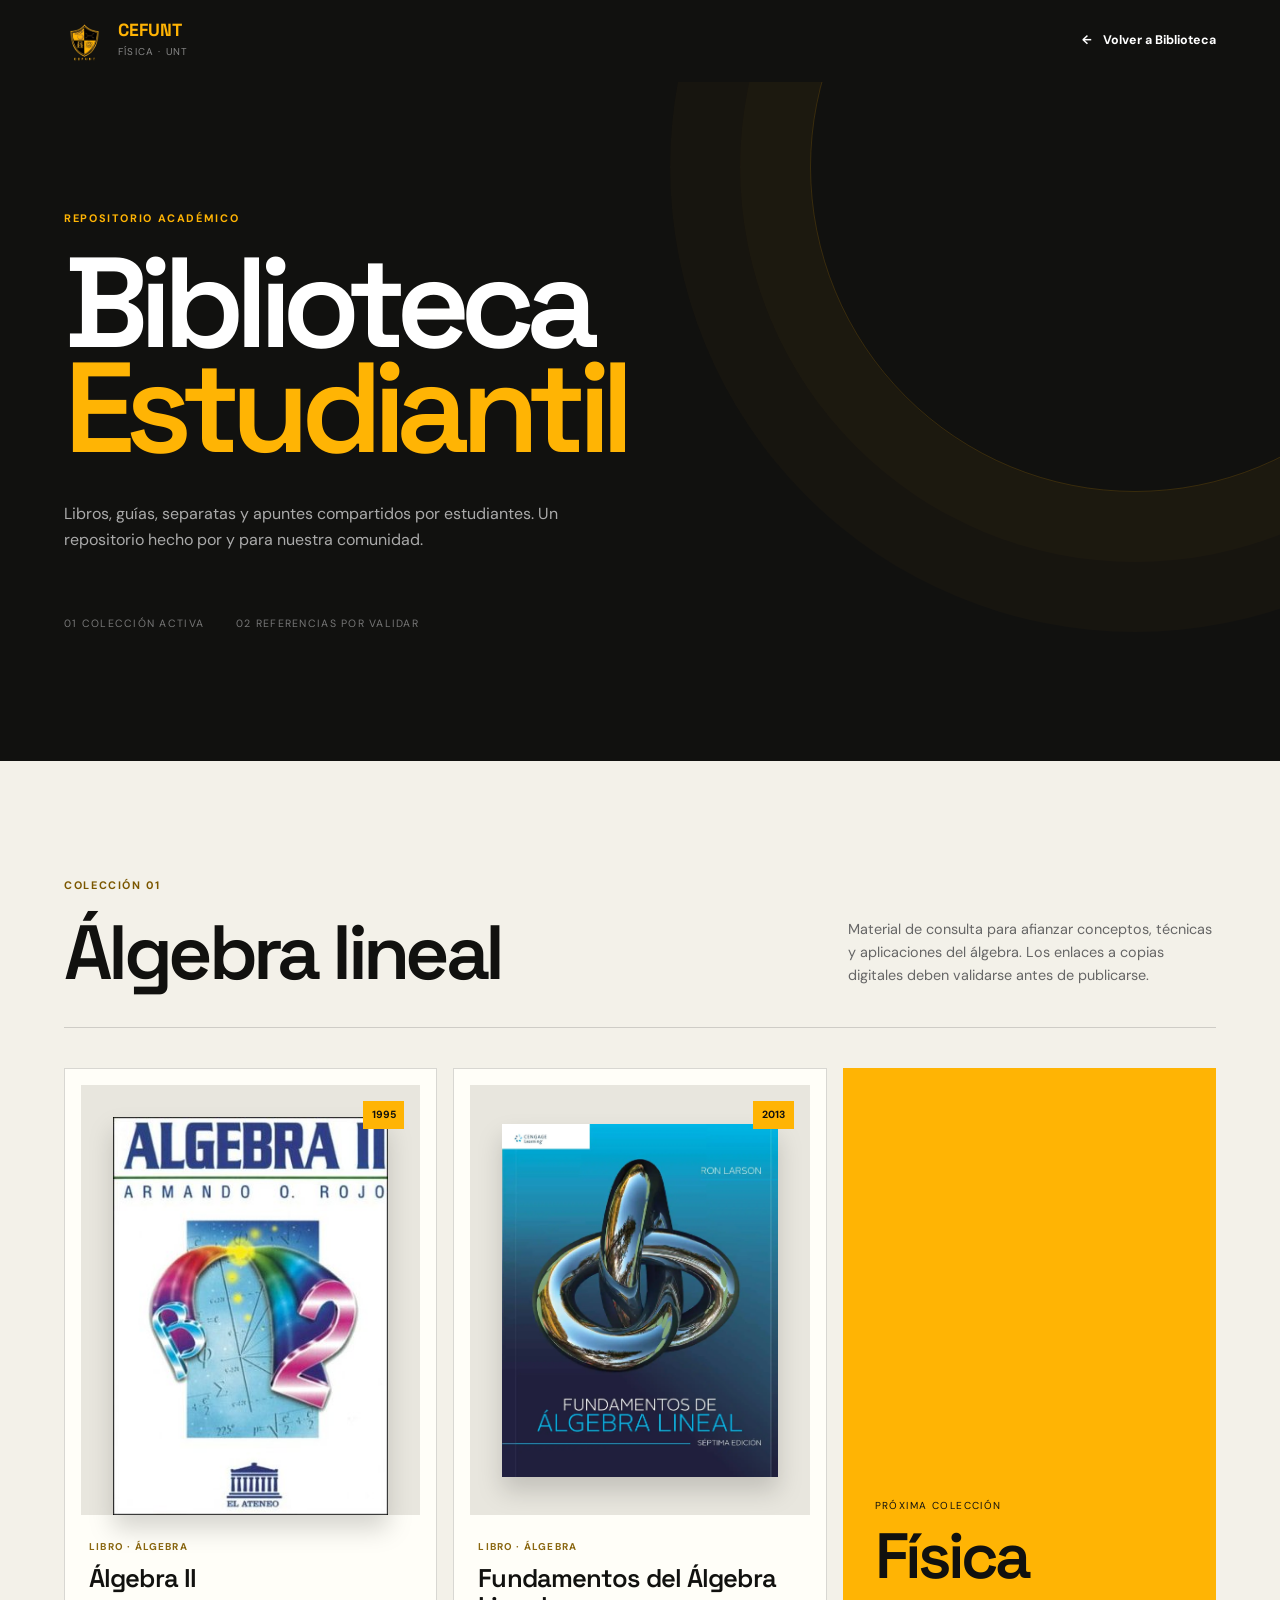
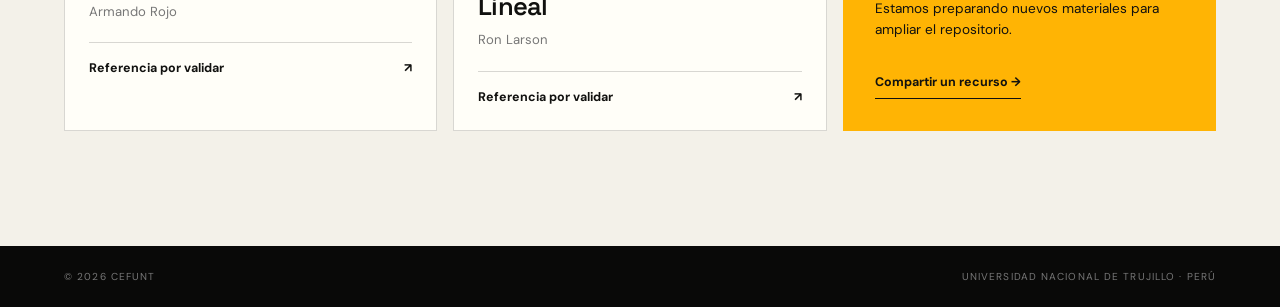
<file: biblioest/index.html>
<!doctype html>
<html lang="es">
<head>
  <meta charset="utf-8">
  <meta name="viewport" content="width=device-width, initial-scale=1">
  <meta name="description" content="Colección digital compartida por estudiantes de Física de la UNT.">
  <title>Biblioteca Estudiantil | CEFUNT</title>
  <link rel="icon" href="/img/logo.svg" type="image/svg+xml">
  <link rel="preconnect" href="https://fonts.googleapis.com">
  <link rel="preconnect" href="https://fonts.gstatic.com" crossorigin>
  <link href="https://fonts.googleapis.com/css2?family=DM+Sans:wght@400;500;600;700&family=Space+Grotesk:wght@500;600;700&display=swap" rel="stylesheet">
  <link rel="stylesheet" href="/styles/biblioest.css">

  <link rel="canonical" href="https://cefunt.lat/biblioest/">
  <meta property="og:type" content="website">
  <meta property="og:site_name" content="CEFUNT">
  <meta property="og:title" content="Biblioteca Estudiantil | CEFUNT">
  <meta property="og:description" content="Colección digital compartida por estudiantes de Física de la UNT.">
  <meta property="og:url" content="https://cefunt.lat/biblioest/">
  <meta property="og:image" content="https://cefunt.lat/img/logo.svg">
  <meta name="twitter:card" content="summary">
</head>
<body>
  <header class="library-nav">
    <a class="library-brand" href="/"><img src="/img/logo.svg" alt=""><strong>CEFUNT</strong><span>Física · UNT</span></a>
    <a class="back-link" href="/biblioteca/"><span aria-hidden="true">←</span> Volver a Biblioteca</a>
  </header>

  <main>
    <section class="library-hero">
      <div class="orbit" aria-hidden="true"></div>
      <p class="eyebrow">Repositorio académico</p>
      <h1>Biblioteca<br><em>Estudiantil</em></h1>
      <p class="lead">Libros, guías, separatas y apuntes compartidos por estudiantes. Un repositorio hecho por y para nuestra comunidad.</p>
      <div class="hero-meta"><span>01 colección activa</span><span>02 referencias por validar</span></div>
    </section>

    <section class="collection">
      <div class="collection-head"><div><p class="eyebrow dark">Colección 01</p><h2>Álgebra lineal</h2></div><p>Material de consulta para afianzar conceptos, técnicas y aplicaciones del álgebra. Los enlaces a copias digitales deben validarse antes de publicarse.</p></div>
      <div class="books-grid">
        <article class="book-card">
          <div class="book-cover"><img src="/docs/pdfs/ALGEBRA_II_Armando_Rojo.jpg" alt="Portada de Álgebra II de Armando Rojo"><span>1995</span></div>
          <div class="book-info"><p class="book-type">Libro · Álgebra</p><h3>Álgebra II</h3><p>Armando Rojo</p><a class="disabled-link" href="/biblioteca/">Referencia por validar <span>↗</span></a></div>
        </article>
        <article class="book-card">
          <div class="book-cover"><img src="/docs/pdfs/fundamentos_del_algebra_lineal_ron_larson.webp" alt="Portada de Fundamentos del Álgebra Lineal de Ron Larson"><span>2013</span></div>
          <div class="book-info"><p class="book-type">Libro · Álgebra</p><h3>Fundamentos del Álgebra Lineal</h3><p>Ron Larson</p><a class="disabled-link" href="/biblioteca/">Referencia por validar <span>↗</span></a></div>
        </article>
        <article class="coming-card"><span>Próxima colección</span><h3>Física</h3><p>Estamos preparando nuevos materiales para ampliar el repositorio.</p><a href="/contacto/">Compartir un recurso →</a></article>
      </div>
    </section>
  </main>

  <footer><span>© <span id="year">2026</span> CEFUNT</span><span>Universidad Nacional de Trujillo · Perú</span></footer>
  <script>document.getElementById('year').textContent = new Date().getFullYear();</script>
</body>
</html>
</file>
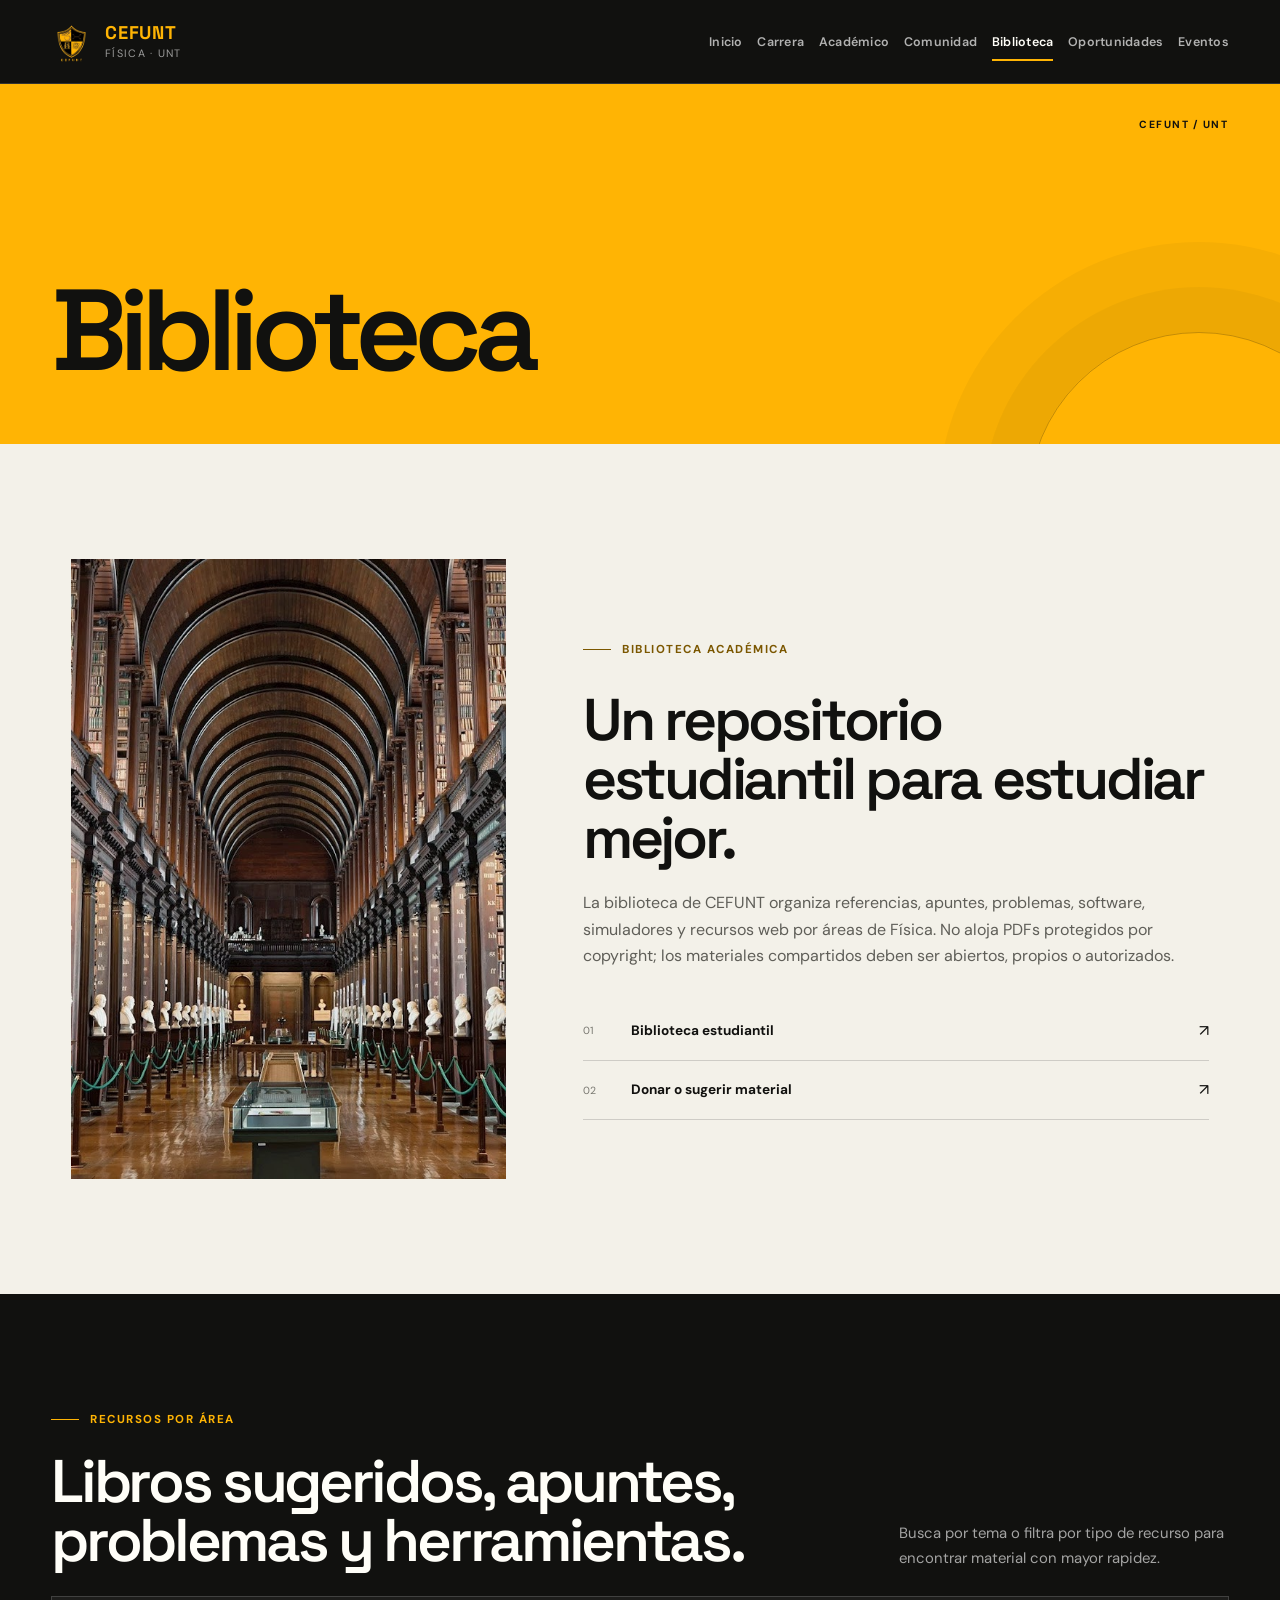
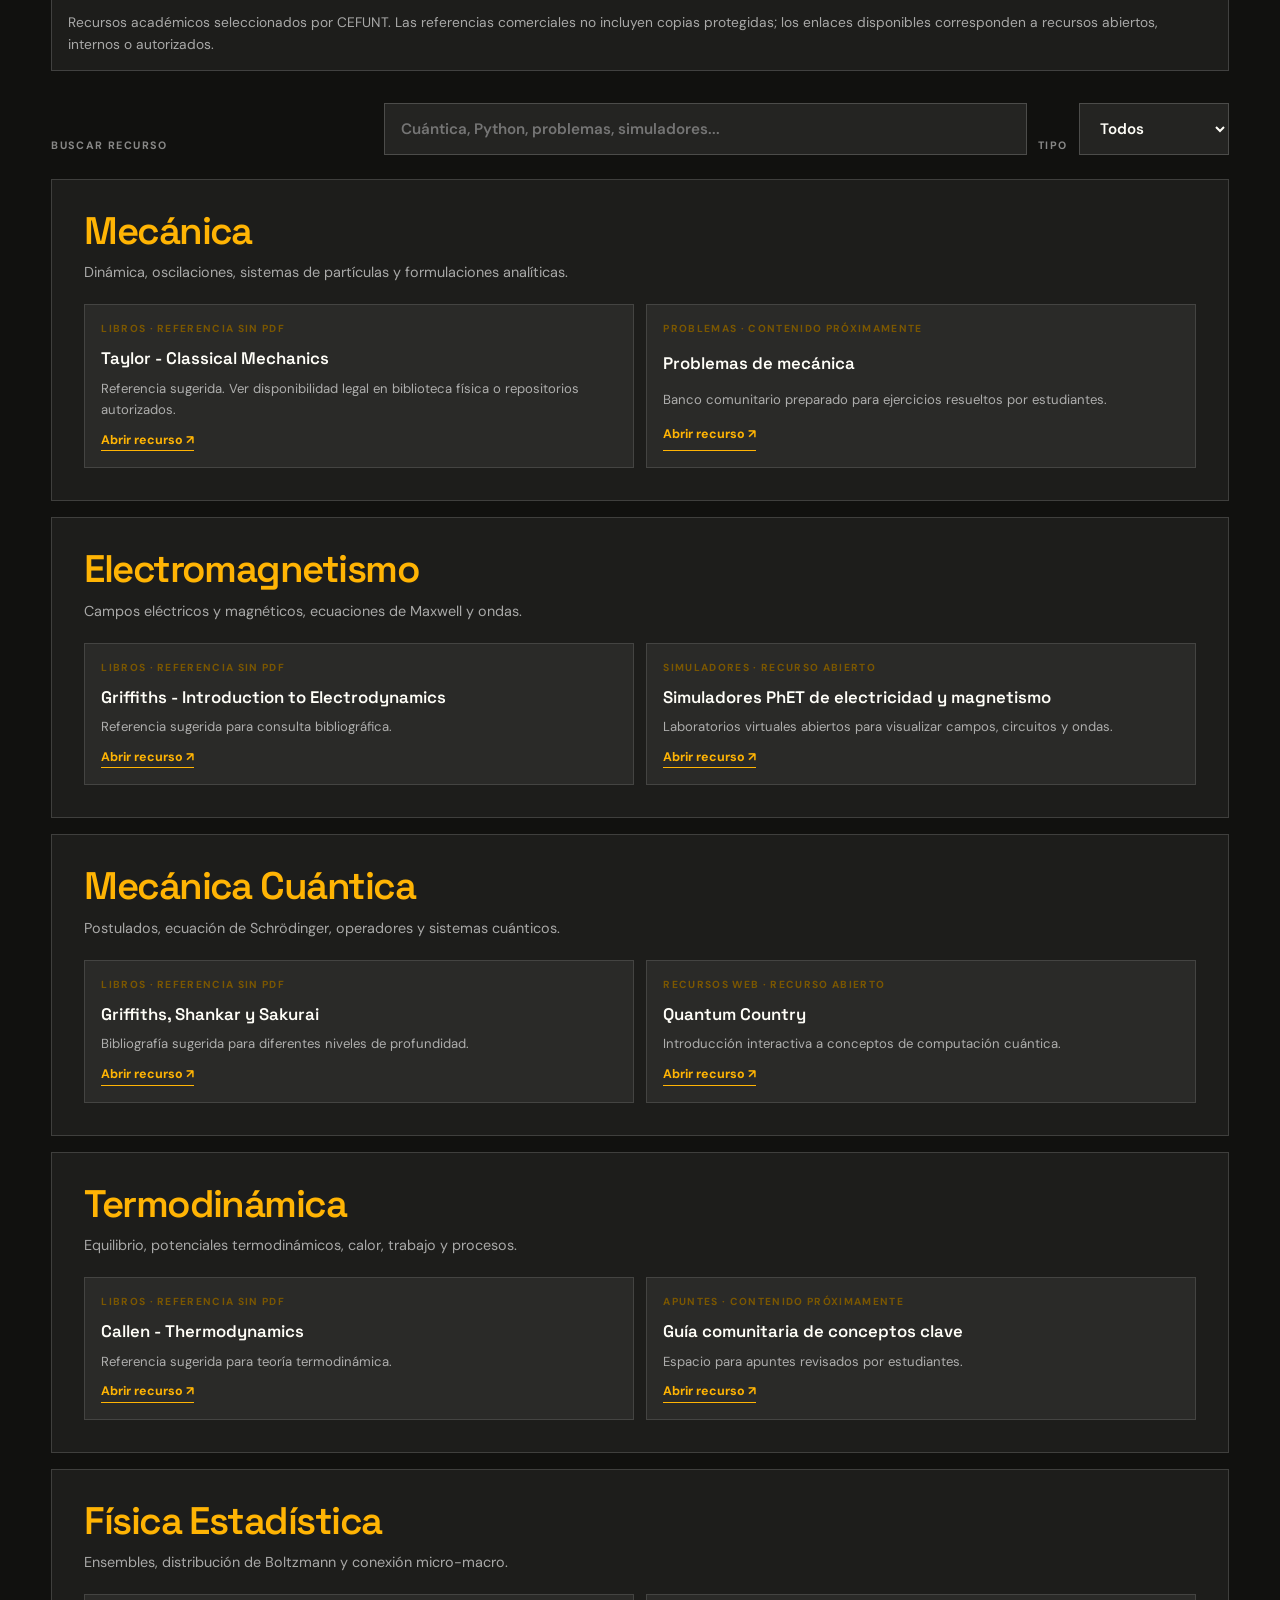
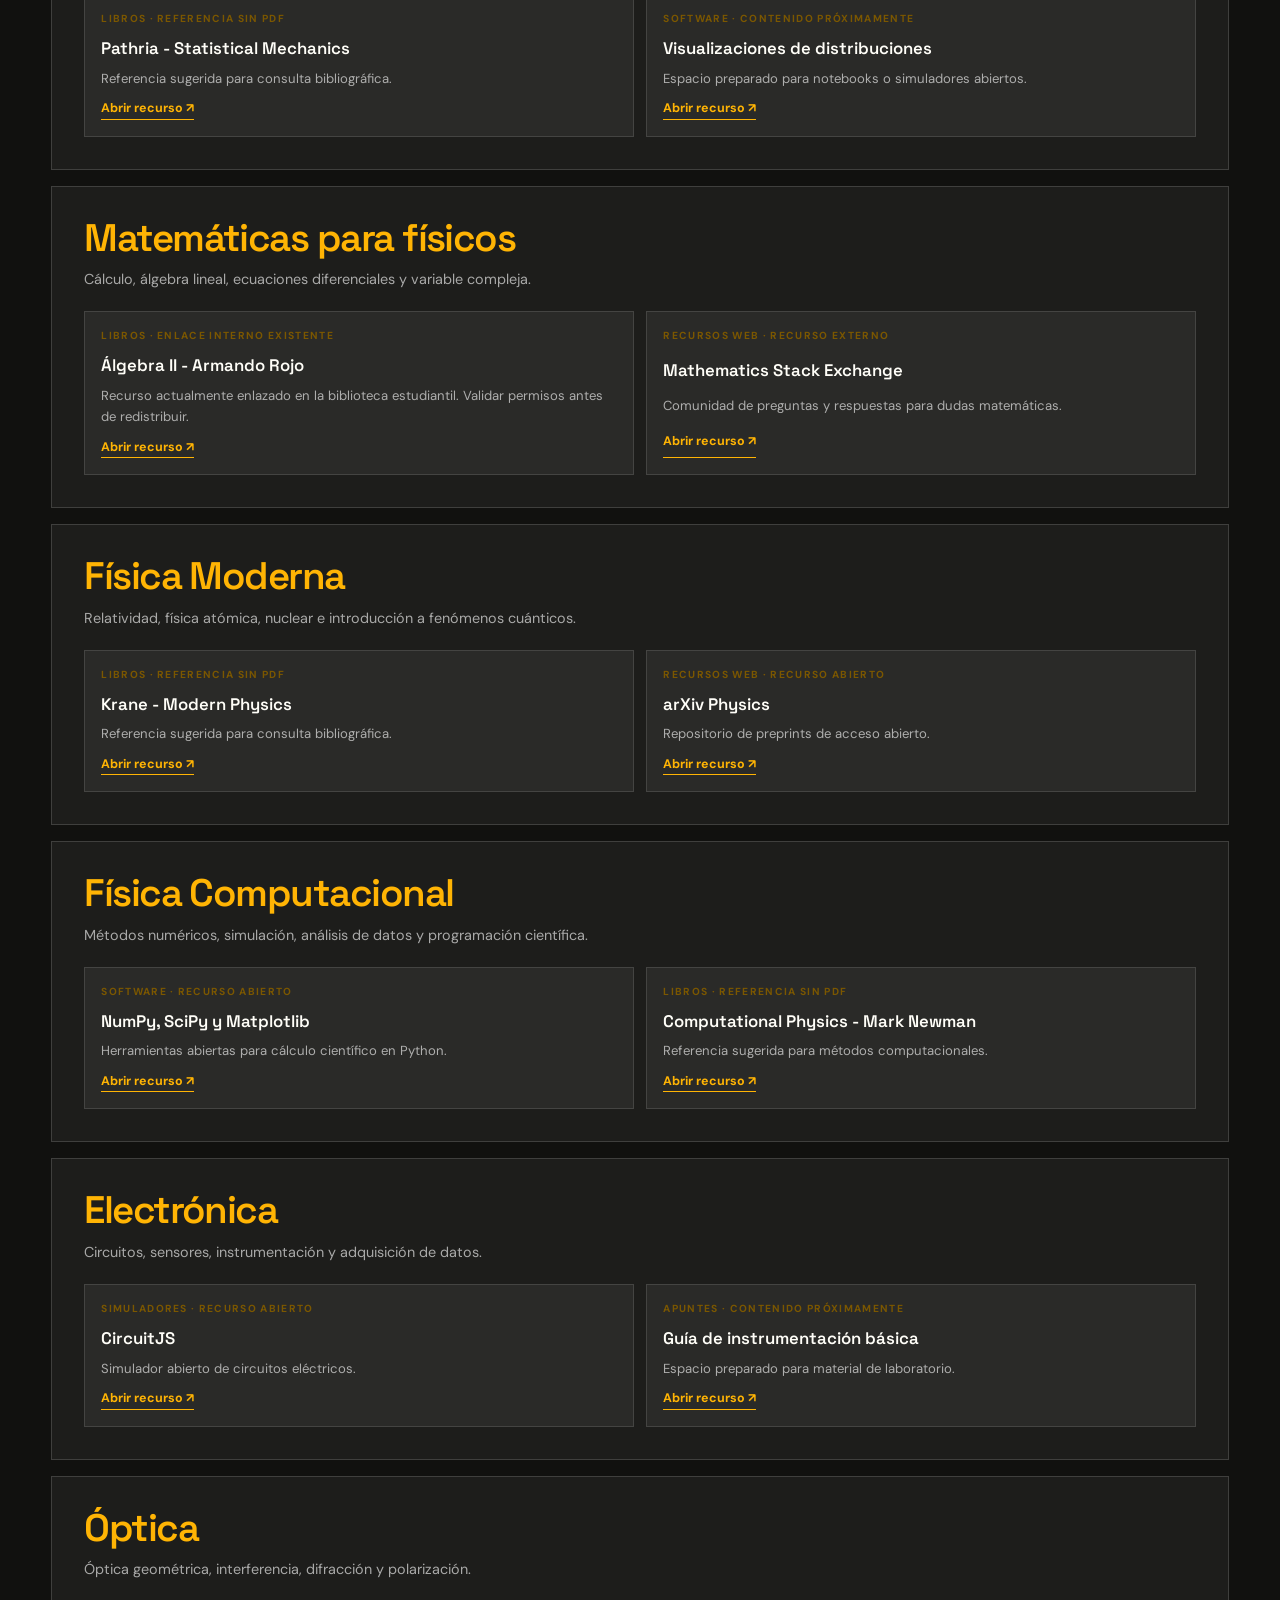
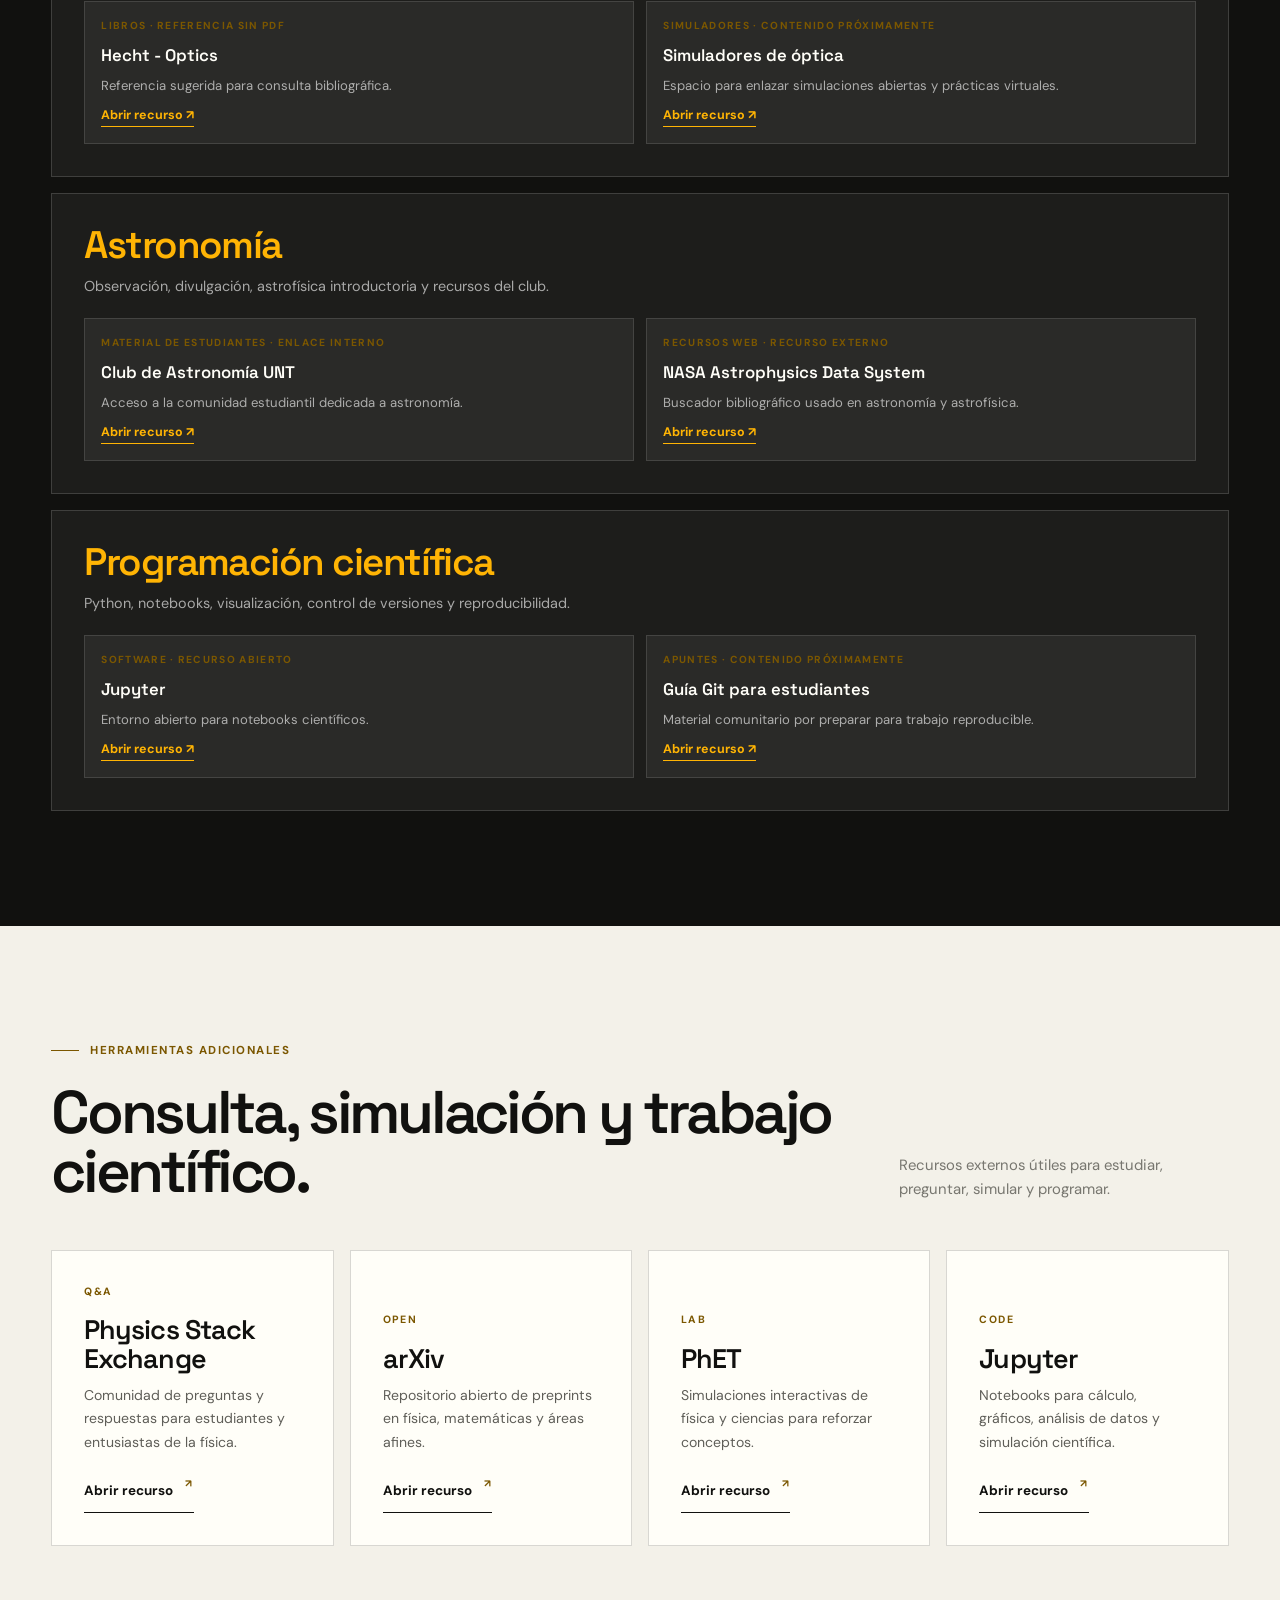
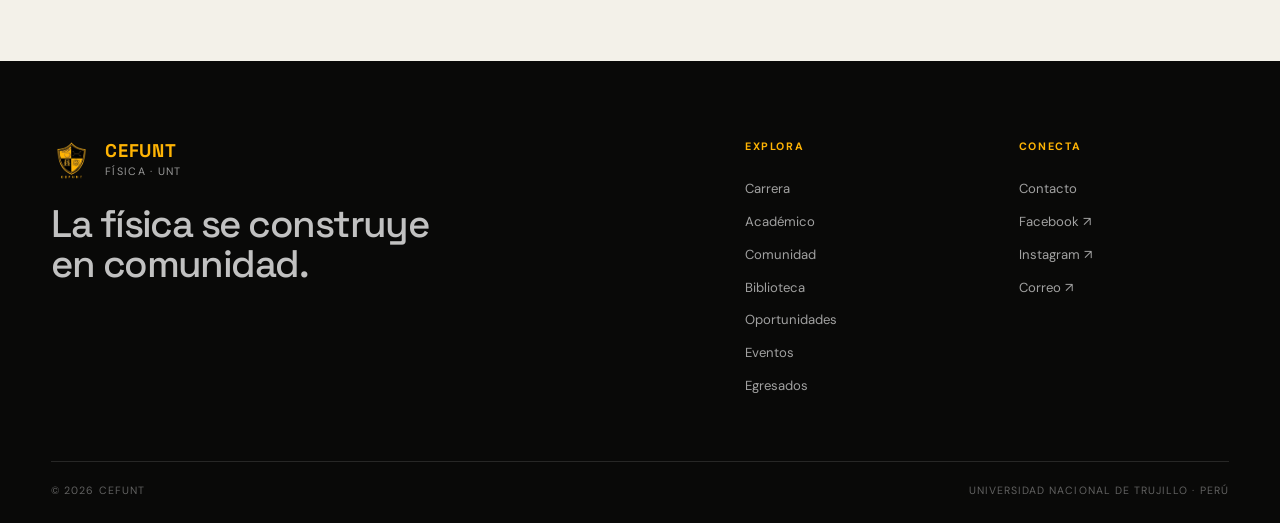
<file: biblioteca/index.html>
<!doctype html>
<html lang="es">
<head>
  <meta charset="utf-8">
  <meta name="viewport" content="width=device-width, initial-scale=1">
  <meta name="description" content="Biblioteca académica estudiantil de CEFUNT con recursos por área para Física UNT.">
  <title>Biblioteca | CEFUNT</title>
  <link rel="icon" href="/img/logo.svg" type="image/svg+xml">
  <link rel="preconnect" href="https://fonts.googleapis.com">
  <link rel="preconnect" href="https://fonts.gstatic.com" crossorigin>
  <link href="https://fonts.googleapis.com/css2?family=DM+Sans:wght@400;500;600;700&family=Space+Grotesk:wght@500;600;700&display=swap" rel="stylesheet">
  <link rel="stylesheet" href="/styles/styles.css">

  <link rel="canonical" href="https://cefunt.lat/biblioteca/">
  <meta property="og:type" content="website">
  <meta property="og:site_name" content="CEFUNT">
  <meta property="og:title" content="Biblioteca | CEFUNT">
  <meta property="og:description" content="Biblioteca académica estudiantil de CEFUNT con recursos por área para Física UNT.">
  <meta property="og:url" content="https://cefunt.lat/biblioteca/">
  <meta property="og:image" content="https://cefunt.lat/img/logo.svg">
  <meta name="twitter:card" content="summary">
</head>
<body>
  <a class="skip-link" href="#contenido">Saltar al contenido</a>
  <header class="site-header">
    <a class="brand" href="/" aria-label="CEFUNT, inicio">
      <img src="/img/logo.svg" alt="">
      <span class="brand-copy"><strong>CEFUNT</strong><small>Física · UNT</small></span>
    </a>
    <button class="hamburguesa" id="hamburguesa" type="button" aria-label="Abrir menú" aria-expanded="false" aria-controls="nav-links">
      <span></span><span></span><span></span>
    </button>
    <nav aria-label="Navegación principal">
      <ul id="nav-links">
        <li><a href="/">Inicio</a></li>
        <li><a href="/carrera/">Carrera</a></li>
        <li><a href="/academico/">Académico</a></li>
        <li><a href="/comunidad/">Comunidad</a></li>
        <li><a href="/biblioteca/" class="activo" aria-current="page">Biblioteca</a></li>
        <li><a href="/oportunidades/">Oportunidades</a></li>
        <li><a href="/eventos/">Eventos</a></li>
      </ul>
    </nav>
  </header>

  <main id="contenido">
    <section class="hero">
      <h1>Biblioteca</h1>
    </section>

    <section class="library-intro section-pad">
      <div class="library-image reveal">
        <img src="/img/biblioteca.jpg" alt="Biblioteca y materiales de estudio de CEFUNT" loading="lazy">
      </div>
      <div class="library-copy reveal" data-delay="1">
        <p class="eyebrow dark"><span></span> Biblioteca académica</p>
        <h2>Un repositorio estudiantil para estudiar mejor.</h2>
        <p>La biblioteca de CEFUNT organiza referencias, apuntes, problemas, software, simuladores y recursos web por áreas de Física. No aloja PDFs protegidos por copyright; los materiales compartidos deben ser abiertos, propios o autorizados.</p>
        <div class="document-list light">
          <a href="/biblioest/"><span>01</span><strong>Biblioteca estudiantil</strong><i>↗</i></a>
          <a href="https://docs.google.com/forms/d/e/1FAIpQLSeokQEMUVupCJD3YdV4NNB9BK51HCeGUGdi3ANl-fuLMS1W4A/viewform" target="_blank" rel="noopener"><span>02</span><strong>Donar o sugerir material</strong><i>↗</i></a>
        </div>
      </div>
    </section>

    <section class="resource-hub section-pad">
      <div class="split-head reveal">
        <div>
          <p class="eyebrow"><span></span> Recursos por área</p>
          <h2>Libros sugeridos, apuntes, problemas y herramientas.</h2>
        </div>
        <p>Busca por tema o filtra por tipo de recurso para encontrar material con mayor rapidez.</p>
      </div>
      <p class="data-note invert reveal" data-resources-notice></p>
      <div class="filter-row dark reveal">
        <label for="resource-search">Buscar recurso</label>
        <input id="resource-search" type="search" data-resource-search placeholder="Cuántica, Python, problemas, simuladores...">
        <label for="resource-type">Tipo</label>
        <select id="resource-type" data-resource-type></select>
      </div>
      <div class="resource-category-list" data-resource-list></div>
    </section>

    <section class="library-tools section-pad">
      <div class="split-head reveal">
        <div>
          <p class="eyebrow dark"><span></span> Herramientas adicionales</p>
          <h2>Consulta, simulación y trabajo científico.</h2>
        </div>
        <p>Recursos externos útiles para estudiar, preguntar, simular y programar.</p>
      </div>
      <div class="info-grid four">
        <article class="info-card reveal">
          <span>Q&A</span>
          <h3>Physics Stack Exchange</h3>
          <p>Comunidad de preguntas y respuestas para estudiantes y entusiastas de la física.</p>
          <a class="text-link dark" href="https://physics.stackexchange.com" target="_blank" rel="noopener">Abrir recurso <span aria-hidden="true">↗</span></a>
        </article>
        <article class="info-card reveal" data-delay="1">
          <span>Open</span>
          <h3>arXiv</h3>
          <p>Repositorio abierto de preprints en física, matemáticas y áreas afines.</p>
          <a class="text-link dark" href="https://arxiv.org" target="_blank" rel="noopener">Abrir recurso <span aria-hidden="true">↗</span></a>
        </article>
        <article class="info-card reveal" data-delay="2">
          <span>Lab</span>
          <h3>PhET</h3>
          <p>Simulaciones interactivas de física y ciencias para reforzar conceptos.</p>
          <a class="text-link dark" href="https://phet.colorado.edu/es/" target="_blank" rel="noopener">Abrir recurso <span aria-hidden="true">↗</span></a>
        </article>
        <article class="info-card reveal">
          <span>Code</span>
          <h3>Jupyter</h3>
          <p>Notebooks para cálculo, gráficos, análisis de datos y simulación científica.</p>
          <a class="text-link dark" href="https://jupyter.org/" target="_blank" rel="noopener">Abrir recurso <span aria-hidden="true">↗</span></a>
        </article>
      </div>
    </section>
  </main>

  <footer class="site-footer">
    <div class="footer-main">
      <div><a class="brand footer-brand" href="/"><img src="/img/logo.svg" alt=""><span class="brand-copy"><strong>CEFUNT</strong><small>Física · UNT</small></span></a><p>La física se construye<br>en comunidad.</p></div>
      <div class="footer-nav"><h3>Explora</h3><a href="/carrera/">Carrera</a><a href="/academico/">Académico</a><a href="/comunidad/">Comunidad</a><a href="/biblioteca/">Biblioteca</a><a href="/oportunidades/">Oportunidades</a><a href="/eventos/">Eventos</a><a href="/egresados/">Egresados</a></div>
      <div class="footer-nav"><h3>Conecta</h3><a href="/contacto/">Contacto</a><a href="https://www.facebook.com/CEFUNT" target="_blank" rel="noopener">Facebook ↗</a><a href="https://www.instagram.com/c.e.f.u.n.t/" target="_blank" rel="noopener">Instagram ↗</a><a href="mailto:cefunt@unitru.edu.pe">Correo ↗</a></div>
    </div>
    <div class="footer-bottom"><span>© <span data-year>2026</span> CEFUNT</span><span>Universidad Nacional de Trujillo · Perú</span></div>
  </footer>
  <script src="/js/script.js"></script>
</body>
</html>
</file>
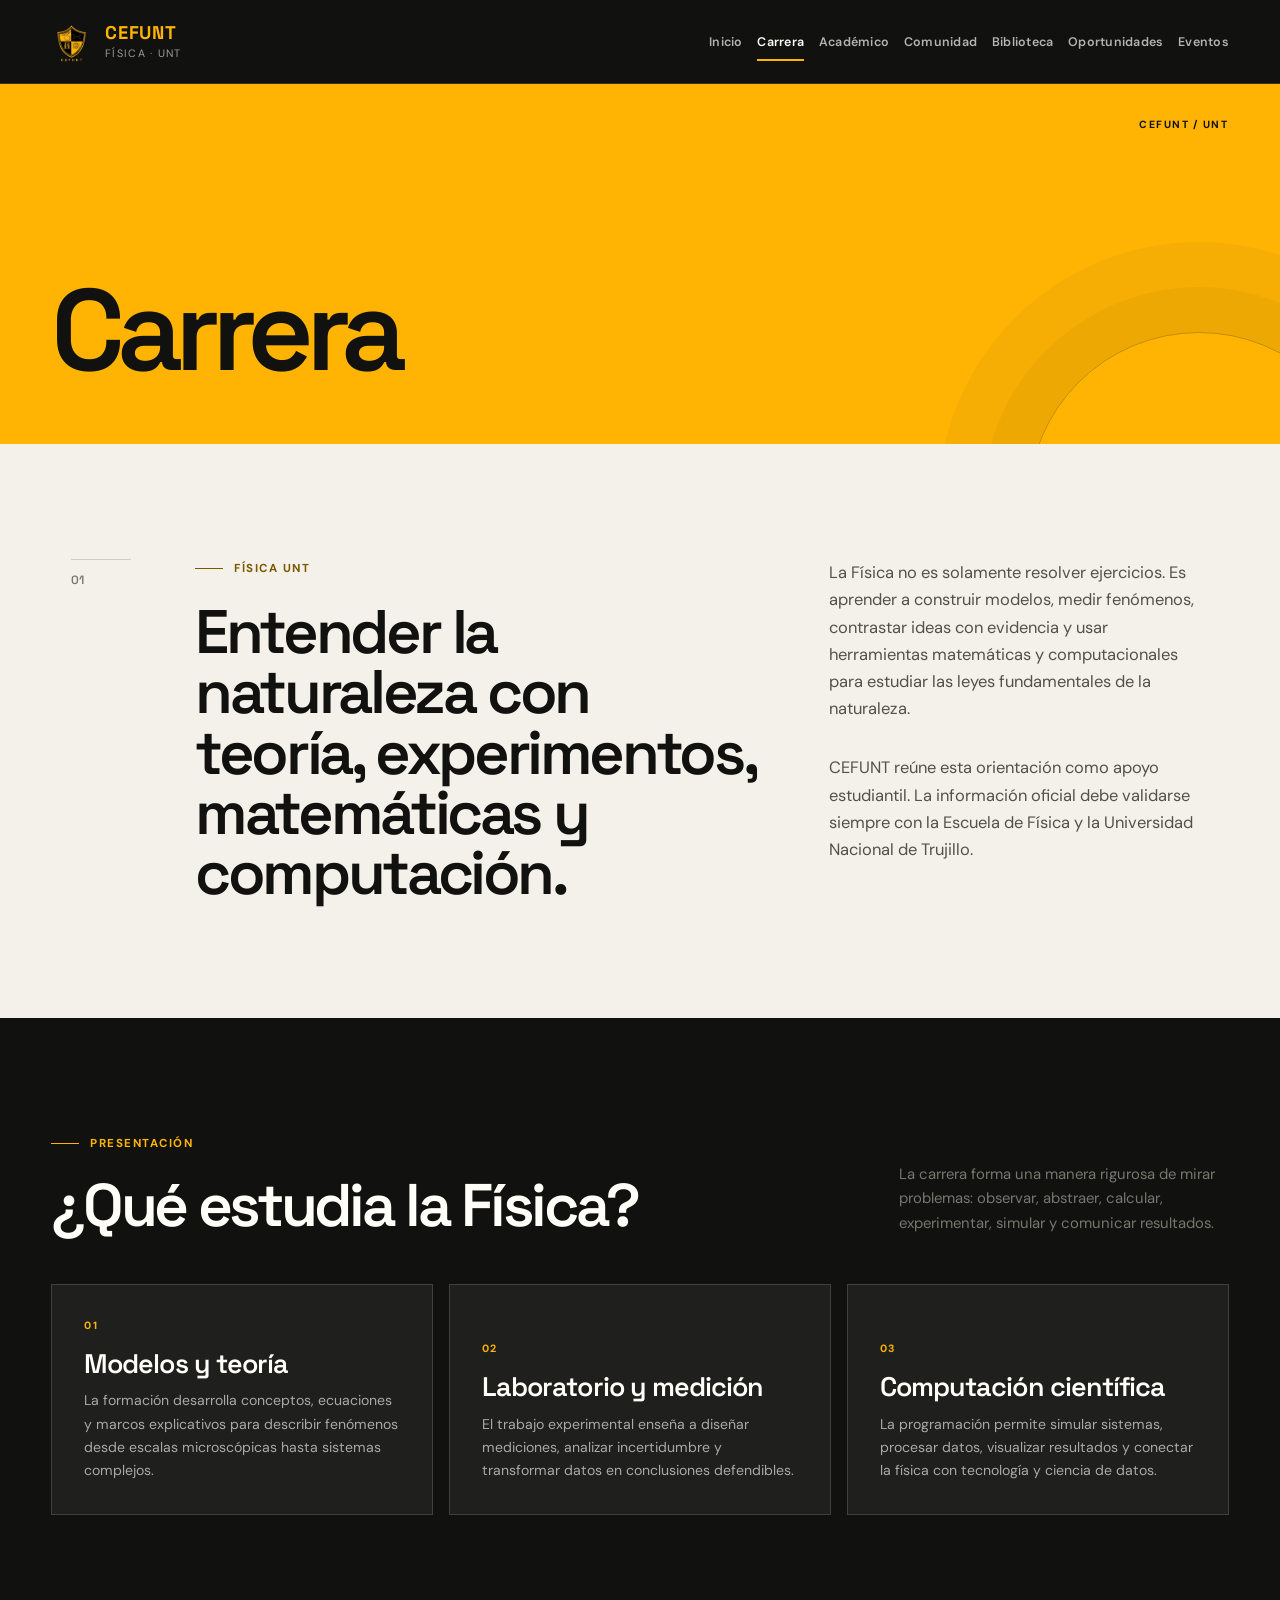
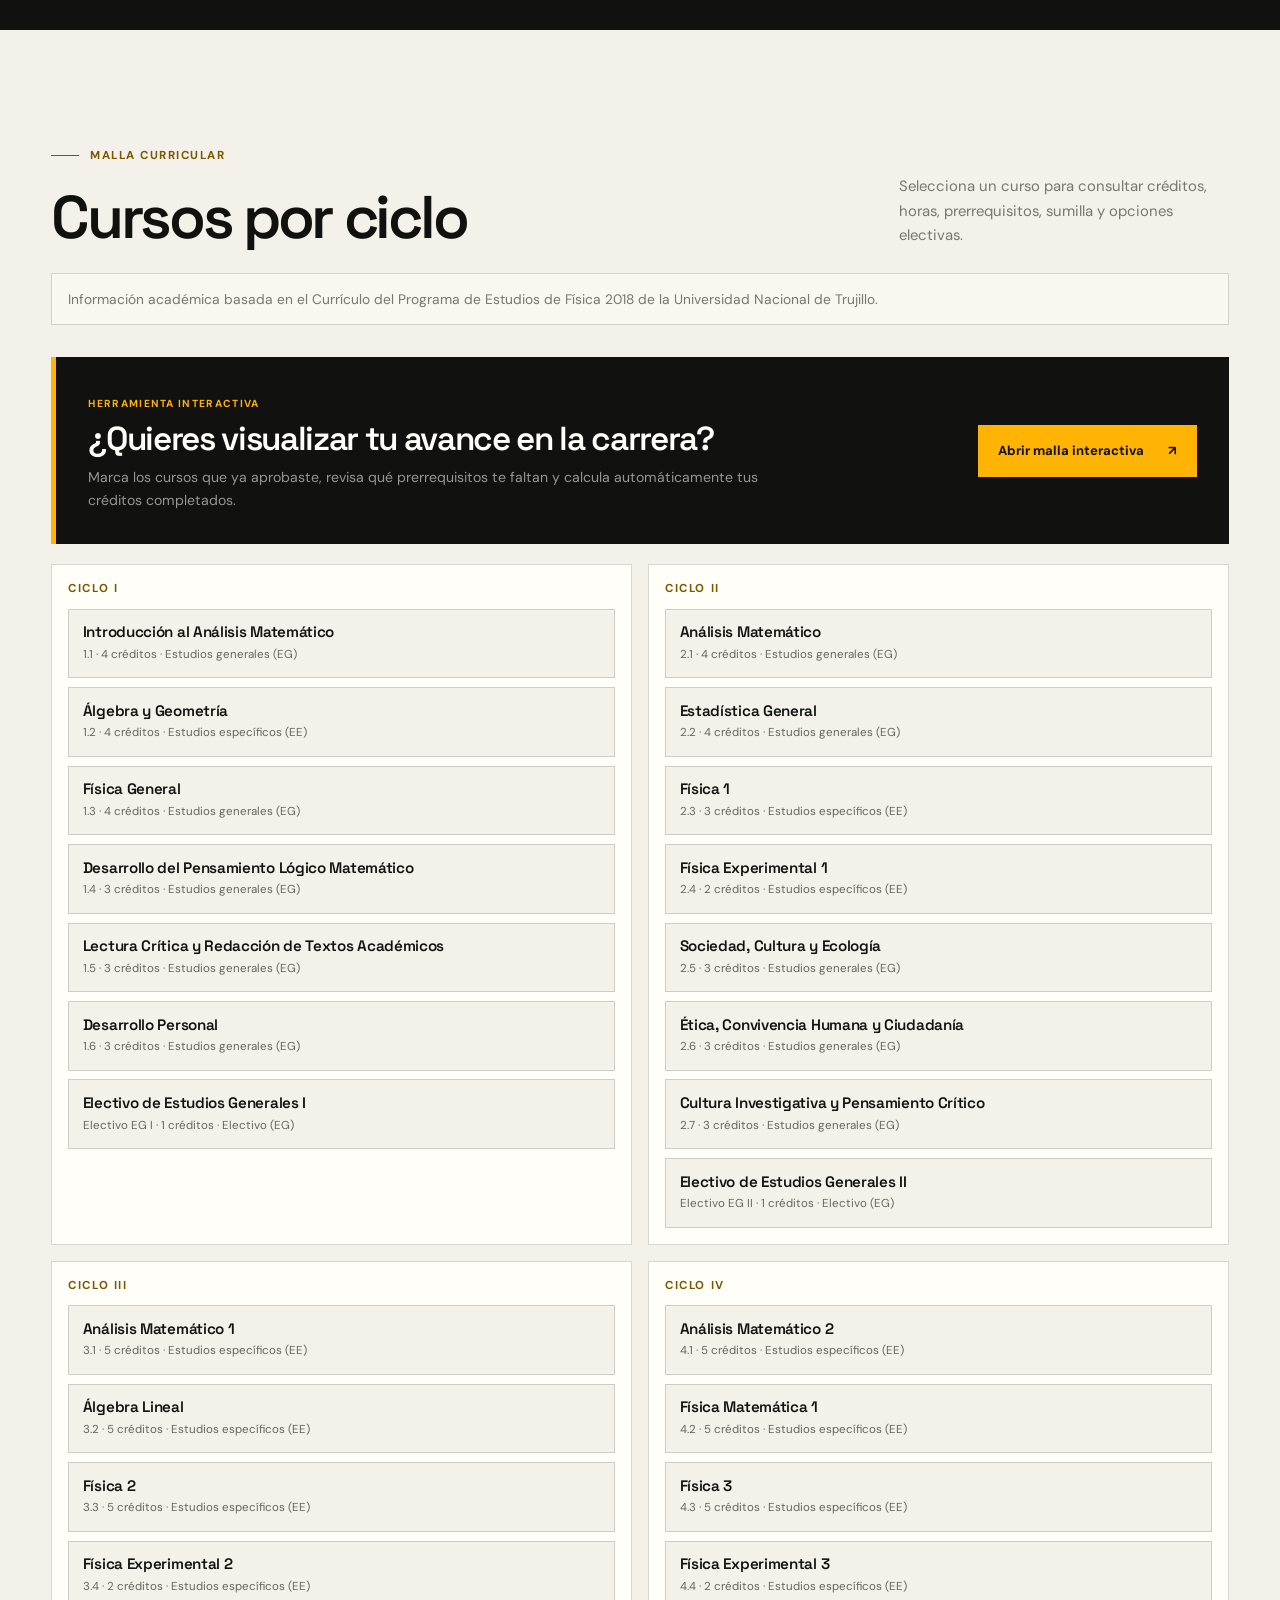
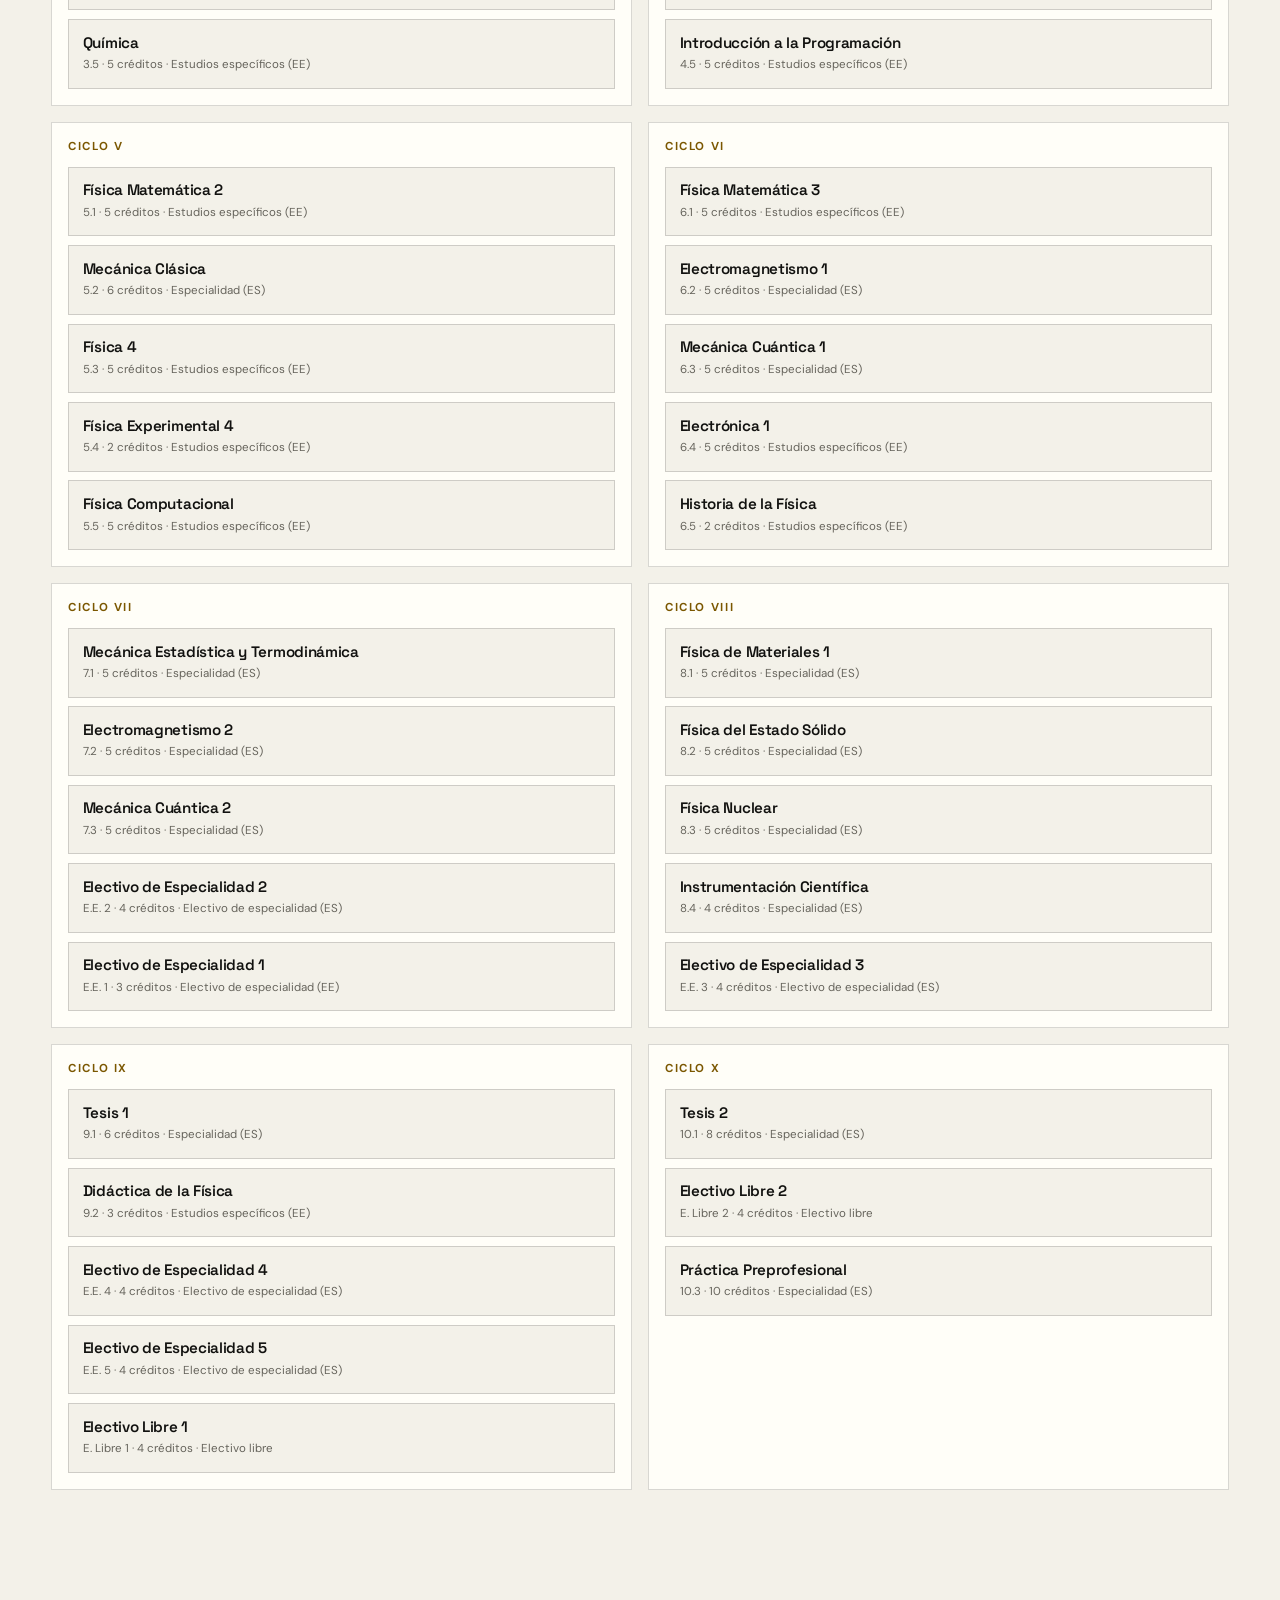
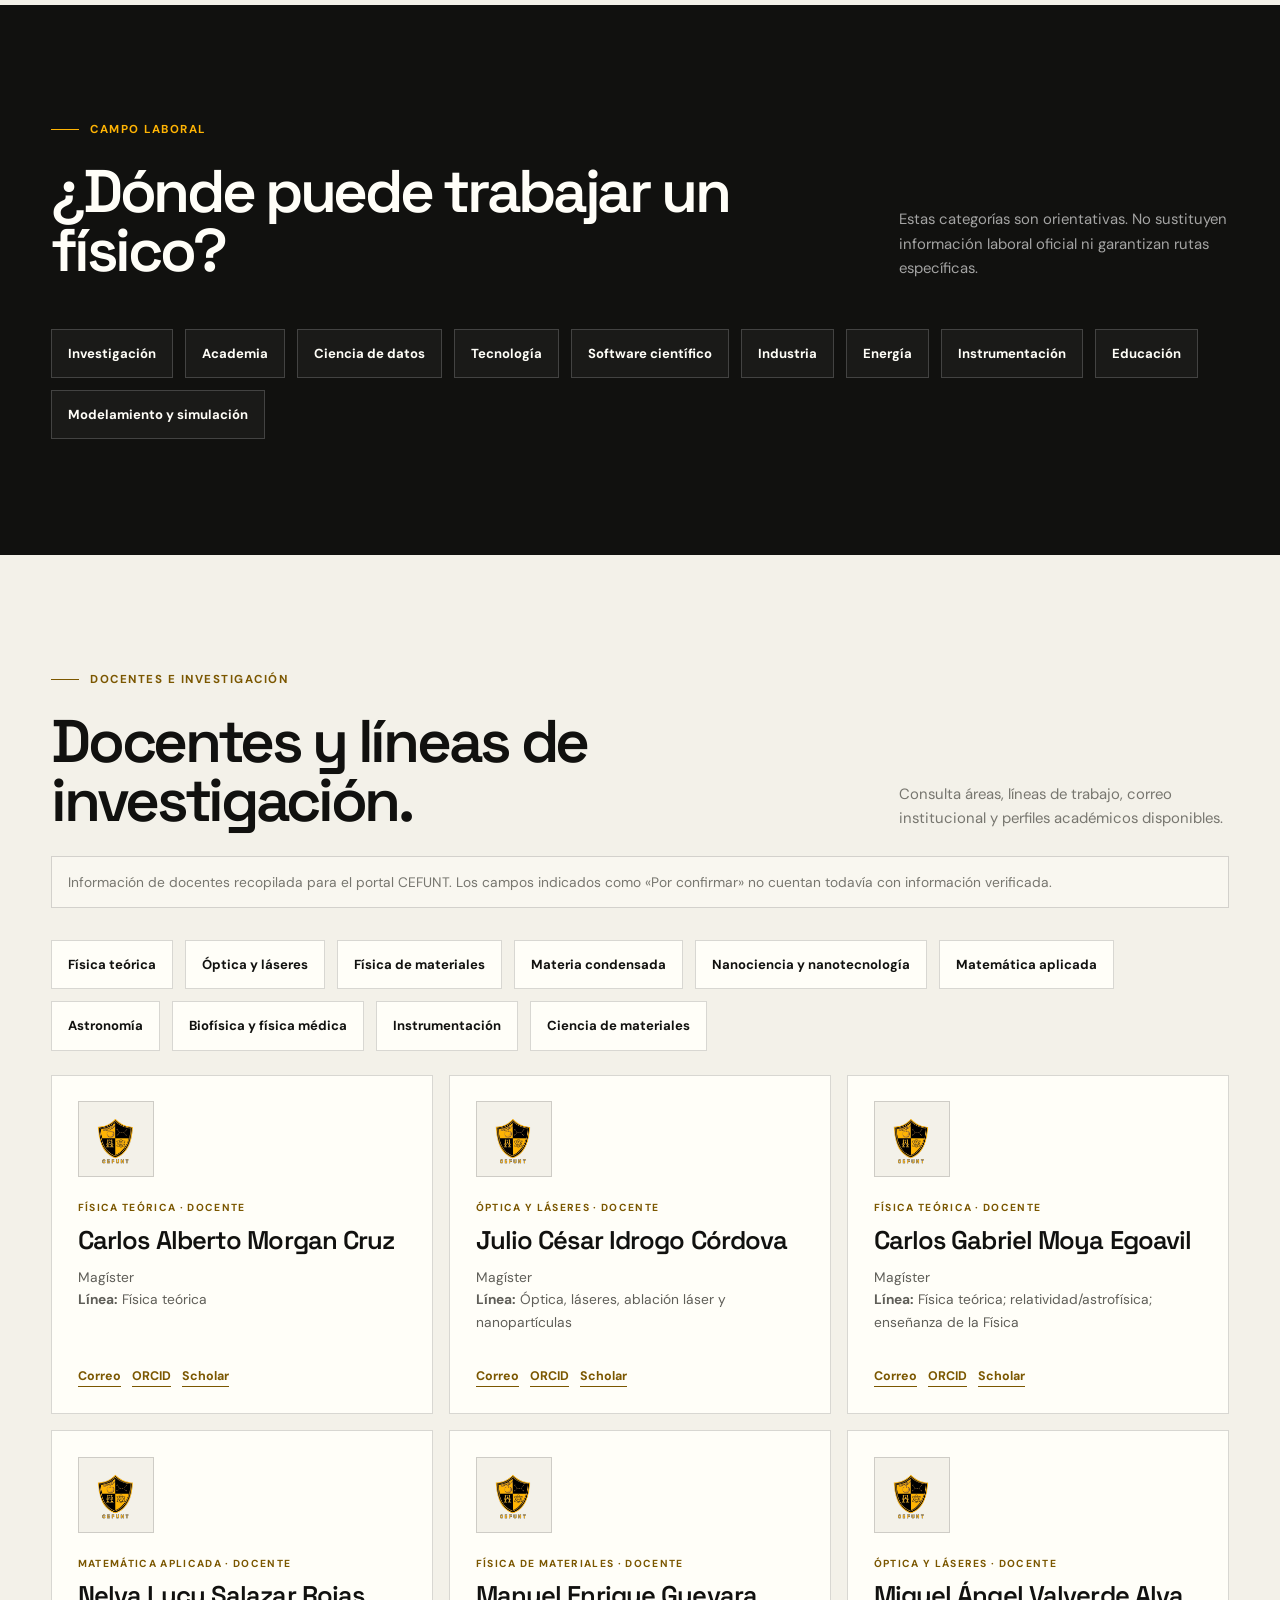
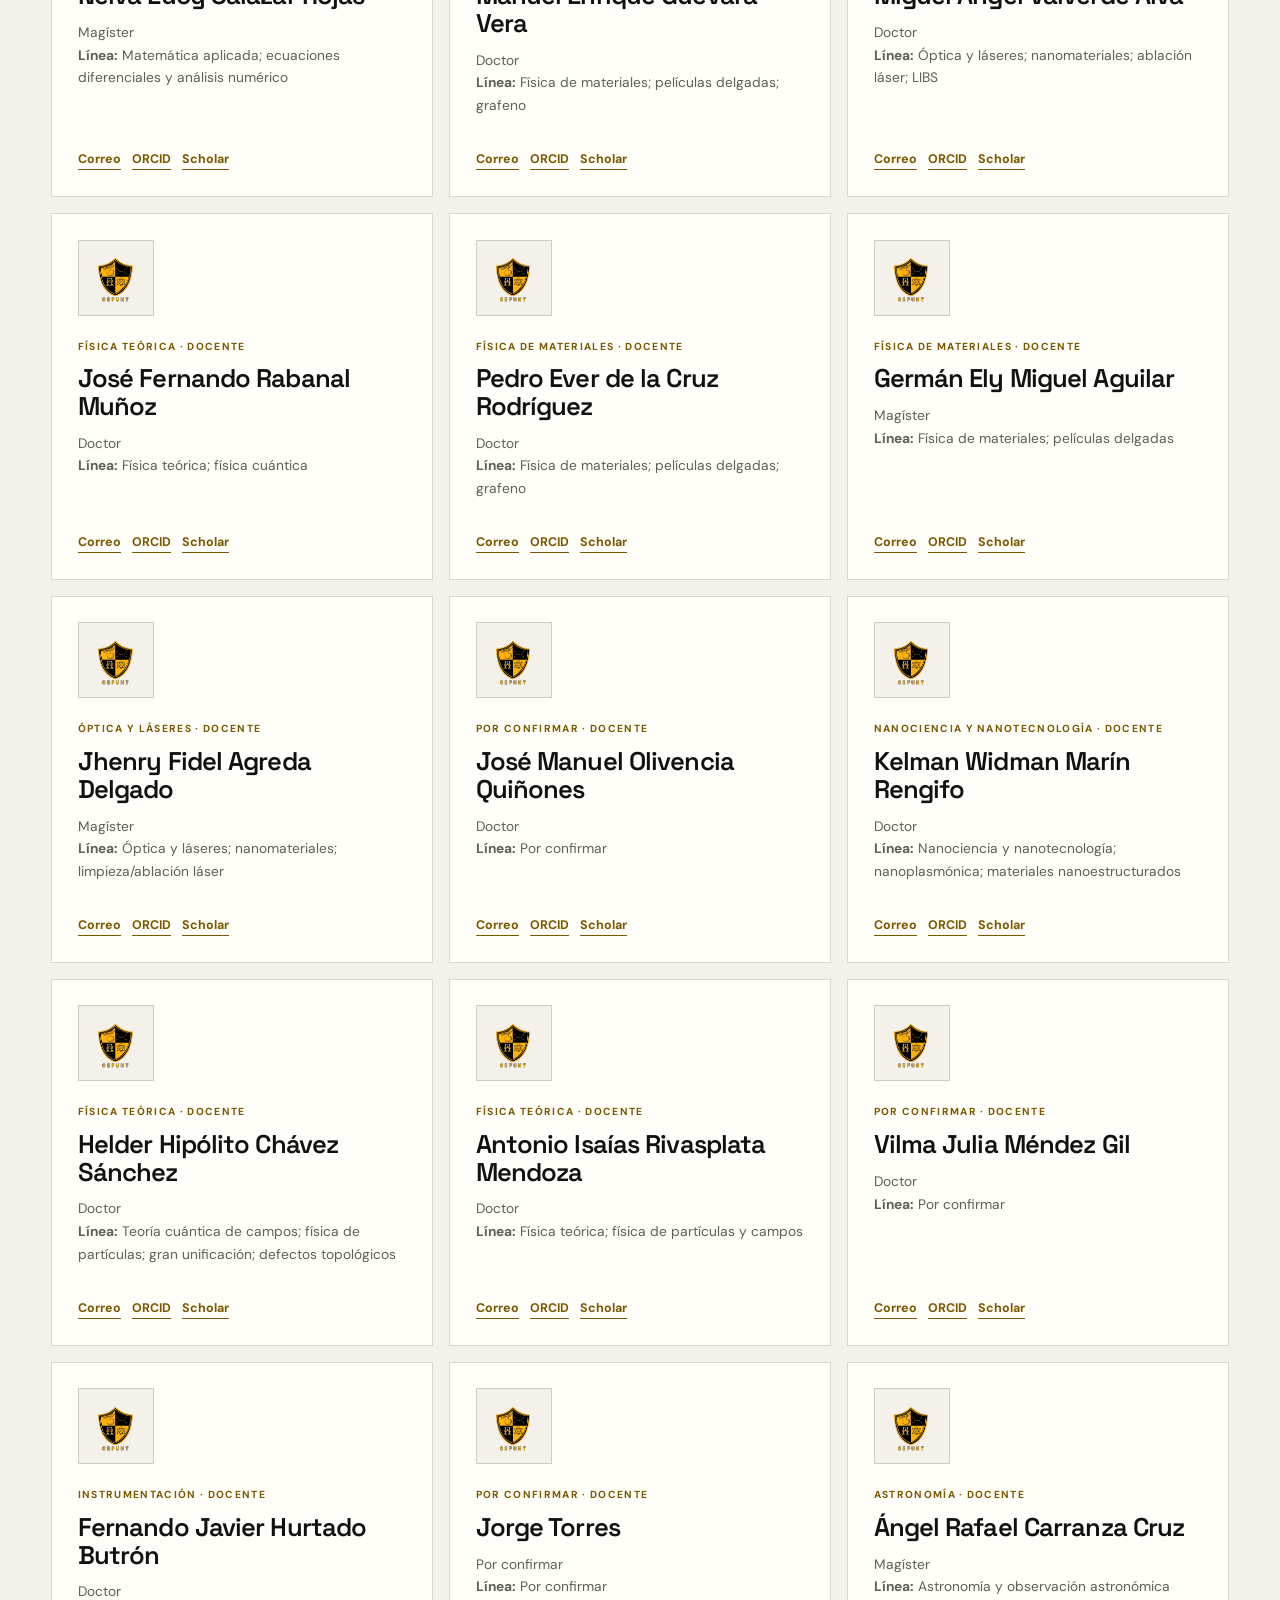
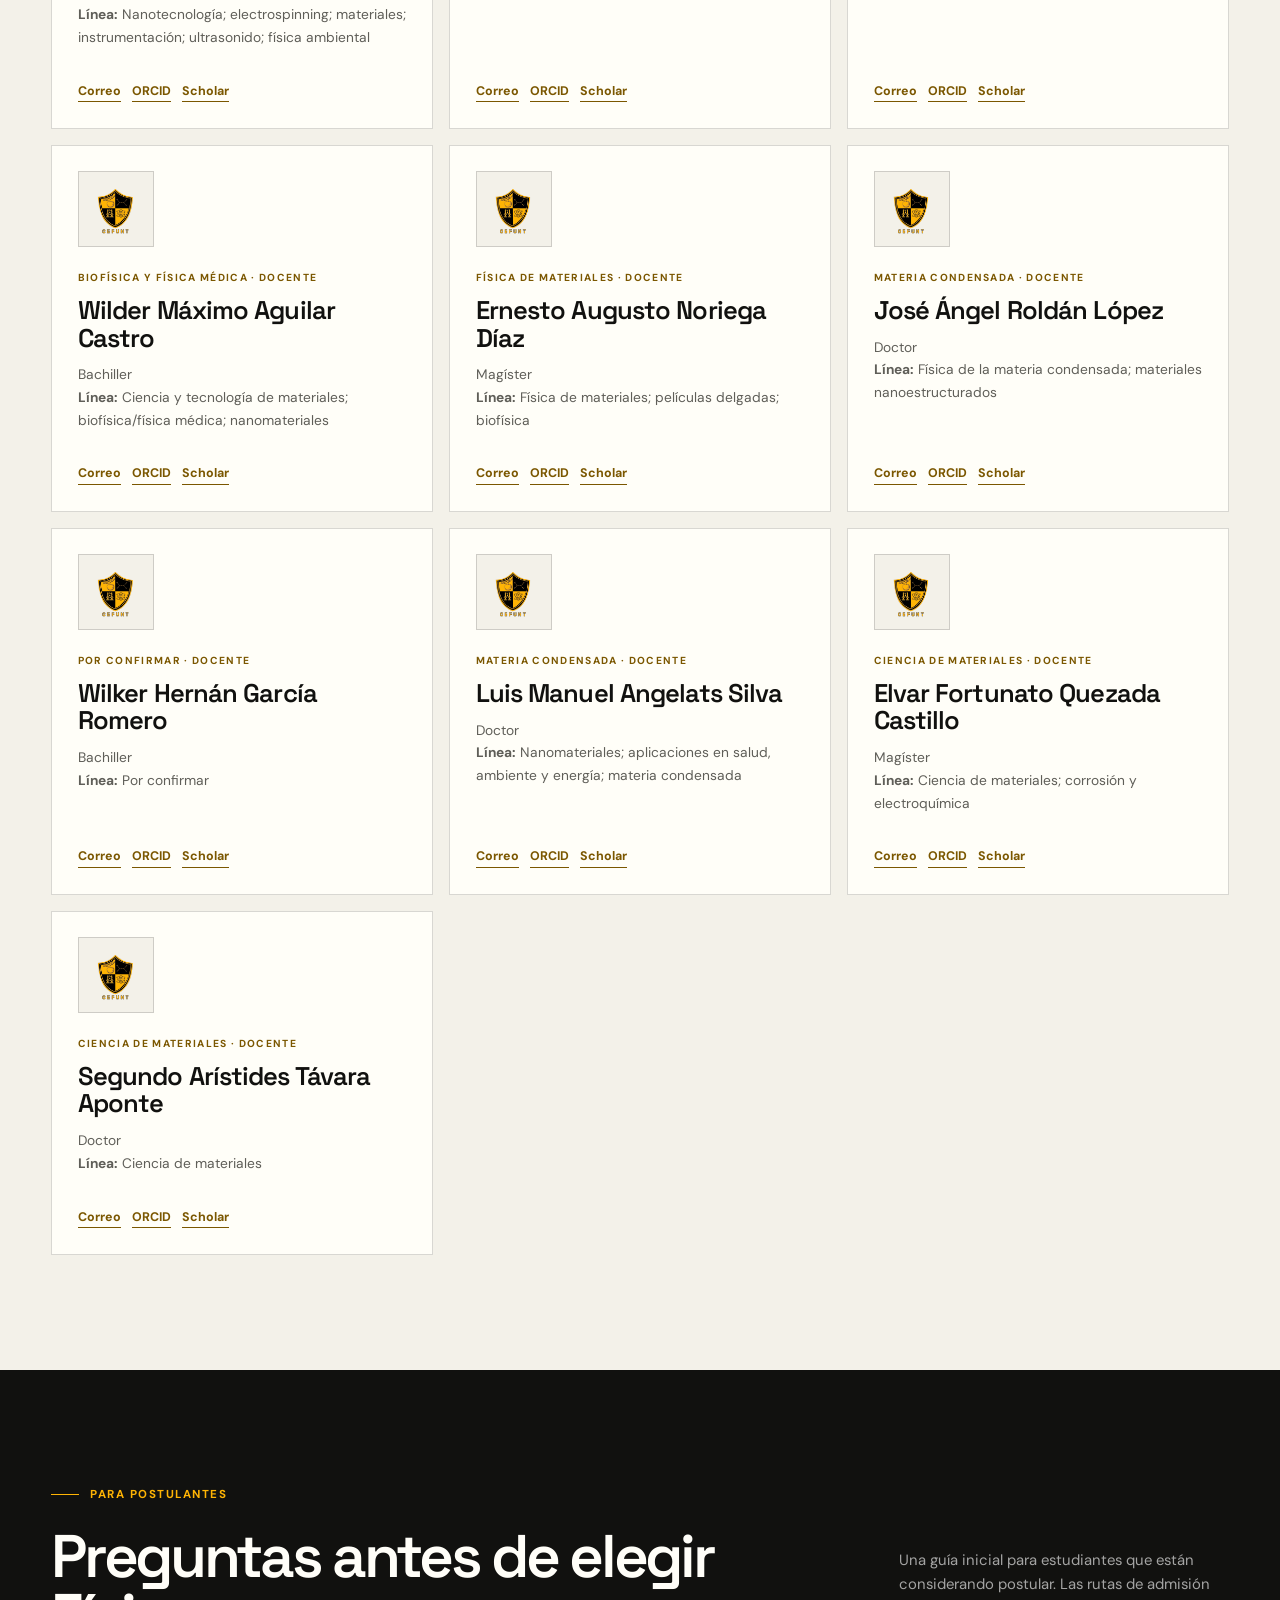
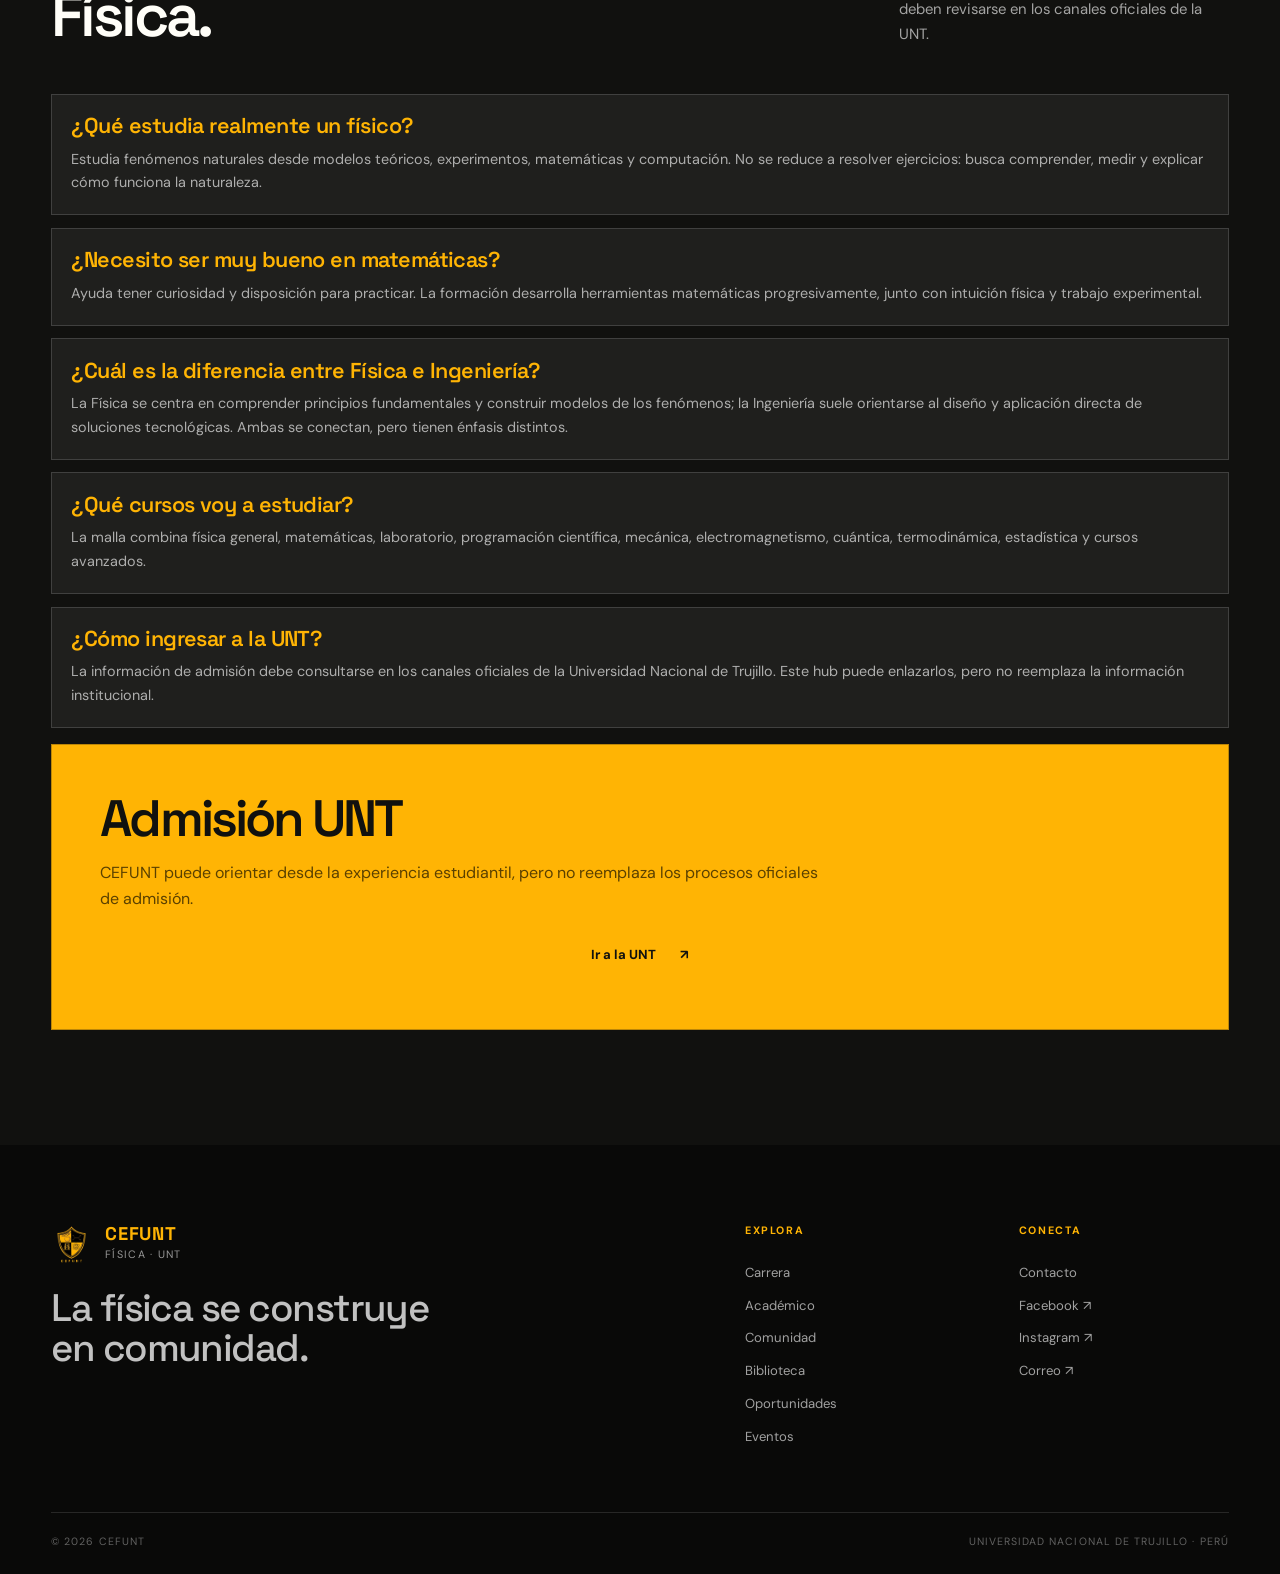
<file: carrera/index.html>
<!doctype html>
<html lang="es">
<head>
  <meta charset="utf-8">
  <meta name="viewport" content="width=device-width, initial-scale=1">
  <meta name="description" content="Información de la carrera de Física para estudiantes y postulantes de la Universidad Nacional de Trujillo.">
  <title>Carrera | CEFUNT</title>
  <link rel="icon" href="/img/logo.svg" type="image/svg+xml">
  <link rel="preconnect" href="https://fonts.googleapis.com">
  <link rel="preconnect" href="https://fonts.gstatic.com" crossorigin>
  <link href="https://fonts.googleapis.com/css2?family=DM+Sans:wght@400;500;600;700&family=Space+Grotesk:wght@500;600;700&display=swap" rel="stylesheet">
  <link rel="stylesheet" href="/styles/styles.css">
  <link rel="stylesheet" href="/styles/malla.css">

  <link rel="canonical" href="https://cefunt.lat/carrera/">
  <meta property="og:type" content="website">
  <meta property="og:site_name" content="CEFUNT">
  <meta property="og:title" content="Carrera | CEFUNT">
  <meta property="og:description" content="Información de la carrera de Física para estudiantes y postulantes de la Universidad Nacional de Trujillo.">
  <meta property="og:url" content="https://cefunt.lat/carrera/">
  <meta property="og:image" content="https://cefunt.lat/img/logo.svg">
  <meta name="twitter:card" content="summary">
</head>
<body>
  <a class="skip-link" href="#contenido">Saltar al contenido</a>
  <header class="site-header">
    <a class="brand" href="/" aria-label="CEFUNT, inicio">
      <img src="/img/logo.svg" alt="">
      <span class="brand-copy"><strong>CEFUNT</strong><small>Física · UNT</small></span>
    </a>
    <button class="hamburguesa" id="hamburguesa" type="button" aria-label="Abrir menú" aria-expanded="false" aria-controls="nav-links">
      <span></span><span></span><span></span>
    </button>
    <nav aria-label="Navegación principal">
      <ul id="nav-links">
        <li><a href="/">Inicio</a></li>
        <li><a href="/carrera/" class="activo" aria-current="page">Carrera</a></li>
        <li><a href="/academico/">Académico</a></li>
        <li><a href="/comunidad/">Comunidad</a></li>
        <li><a href="/biblioteca/">Biblioteca</a></li>
        <li><a href="/oportunidades/">Oportunidades</a></li>
        <li><a href="/eventos/">Eventos</a></li>
      </ul>
    </nav>
  </header>

  <main id="contenido">
    <section class="hero">
      <h1>Carrera</h1>
    </section>

    <section class="page-intro section-pad">
      <div class="section-index">01</div>
      <div class="intro-heading reveal">
        <p class="eyebrow dark"><span></span> Física UNT</p>
        <h2>Entender la naturaleza con teoría, experimentos, matemáticas y computación.</h2>
      </div>
      <div class="intro-copy reveal" data-delay="1">
        <p>La Física no es solamente resolver ejercicios. Es aprender a construir modelos, medir fenómenos, contrastar ideas con evidencia y usar herramientas matemáticas y computacionales para estudiar las leyes fundamentales de la naturaleza.</p>
        <p class="notice-text">CEFUNT reúne esta orientación como apoyo estudiantil. La información oficial debe validarse siempre con la Escuela de Física y la Universidad Nacional de Trujillo.</p>
      </div>
    </section>

    <section class="career-band section-pad">
      <div class="split-head reveal">
        <div>
          <p class="eyebrow"><span></span> Presentación</p>
          <h2>¿Qué estudia la Física?</h2>
        </div>
        <p>La carrera forma una manera rigurosa de mirar problemas: observar, abstraer, calcular, experimentar, simular y comunicar resultados.</p>
      </div>
      <div class="info-grid three">
        <article class="info-card reveal">
          <span>01</span>
          <h3>Modelos y teoría</h3>
          <p>La formación desarrolla conceptos, ecuaciones y marcos explicativos para describir fenómenos desde escalas microscópicas hasta sistemas complejos.</p>
        </article>
        <article class="info-card reveal" data-delay="1">
          <span>02</span>
          <h3>Laboratorio y medición</h3>
          <p>El trabajo experimental enseña a diseñar mediciones, analizar incertidumbre y transformar datos en conclusiones defendibles.</p>
        </article>
        <article class="info-card reveal" data-delay="2">
          <span>03</span>
          <h3>Computación científica</h3>
          <p>La programación permite simular sistemas, procesar datos, visualizar resultados y conectar la física con tecnología y ciencia de datos.</p>
        </article>
      </div>
    </section>

    <section class="curriculum-section section-pad" id="malla">
      <div class="split-head reveal">
        <div>
          <p class="eyebrow dark"><span></span> Malla curricular</p>
          <h2>Cursos por ciclo</h2>
        </div>
        <p>Selecciona un curso para consultar créditos, horas, prerrequisitos, sumilla y opciones electivas.</p>
      </div>
      <p class="data-note reveal" data-courses-notice></p>
      <aside class="curriculum-interactive-cta reveal" aria-label="Malla curricular interactiva">
        <div>
          <span class="card-kicker">Herramienta interactiva</span>
          <h3>¿Quieres visualizar tu avance en la carrera?</h3>
          <p>Marca los cursos que ya aprobaste, revisa qué prerrequisitos te faltan y calcula automáticamente tus créditos completados.</p>
        </div>
        <a class="button button-primary" href="/malla/">Abrir malla interactiva <span aria-hidden="true">↗</span></a>
      </aside>
      <div class="curriculum-layout">
        <div class="curriculum-grid reveal" data-curriculum-grid aria-label="Malla curricular por ciclos"></div>
      </div>
      <div class="course-detail-backdrop" data-course-detail-backdrop hidden></div>
      <aside class="course-detail" data-course-detail aria-live="polite" aria-hidden="true" hidden></aside>
    </section>

    <section class="career-fields section-pad">
      <div class="split-head reveal">
        <div>
          <p class="eyebrow"><span></span> Campo laboral</p>
          <h2>¿Dónde puede trabajar un físico?</h2>
        </div>
        <p>Estas categorías son orientativas. No sustituyen información laboral oficial ni garantizan rutas específicas.</p>
      </div>
      <div class="tag-grid reveal">
        <span>Investigación</span>
        <span>Academia</span>
        <span>Ciencia de datos</span>
        <span>Tecnología</span>
        <span>Software científico</span>
        <span>Industria</span>
        <span>Energía</span>
        <span>Instrumentación</span>
        <span>Educación</span>
        <span>Modelamiento y simulación</span>
      </div>
    </section>

    <section class="faculty-section section-pad" id="investigacion">
      <div class="split-head reveal">
        <div>
          <p class="eyebrow dark"><span></span> Docentes e investigación</p>
          <h2>Docentes y líneas de investigación.</h2>
        </div>
        <p>Consulta áreas, líneas de trabajo, correo institucional y perfiles académicos disponibles.</p>
      </div>
      <p class="data-note reveal" data-faculty-notice></p>
      <div class="tag-grid light reveal" data-research-areas></div>
      <div class="faculty-grid" data-faculty-list></div>
    </section>

    <section class="applicants-section section-pad" id="postulantes">
      <div class="split-head reveal">
        <div>
          <p class="eyebrow"><span></span> Para postulantes</p>
          <h2>Preguntas antes de elegir Física.</h2>
        </div>
        <p>Una guía inicial para estudiantes que están considerando postular. Las rutas de admisión deben revisarse en los canales oficiales de la UNT.</p>
      </div>
      <div class="faq-list reveal" data-applicant-faq></div>
      <div class="callout-card reveal">
        <h3>Admisión UNT</h3>
        <p>CEFUNT puede orientar desde la experiencia estudiantil, pero no reemplaza los procesos oficiales de admisión.</p>
        <a class="button button-primary" href="https://www.unitru.edu.pe/" target="_blank" rel="noopener">Ir a la UNT <span aria-hidden="true">↗</span></a>
      </div>
    </section>
  </main>

  <footer class="site-footer">
    <div class="footer-main">
      <div><a class="brand footer-brand" href="/"><img src="/img/logo.svg" alt=""><span class="brand-copy"><strong>CEFUNT</strong><small>Física · UNT</small></span></a><p>La física se construye<br>en comunidad.</p></div>
      <div class="footer-nav"><h3>Explora</h3><a href="/carrera/">Carrera</a><a href="/academico/">Académico</a><a href="/comunidad/">Comunidad</a><a href="/biblioteca/">Biblioteca</a><a href="/oportunidades/">Oportunidades</a><a href="/eventos/">Eventos</a></div>
      <div class="footer-nav"><h3>Conecta</h3><a href="/contacto/">Contacto</a><a href="https://www.facebook.com/CEFUNT" target="_blank" rel="noopener">Facebook ↗</a><a href="https://www.instagram.com/c.e.f.u.n.t/" target="_blank" rel="noopener">Instagram ↗</a><a href="mailto:cefunt@unitru.edu.pe">Correo ↗</a></div>
    </div>
    <div class="footer-bottom"><span>© <span data-year>2026</span> CEFUNT</span><span>Universidad Nacional de Trujillo · Perú</span></div>
  </footer>
  <script src="/js/script.js"></script>
</body>
</html>
</file>
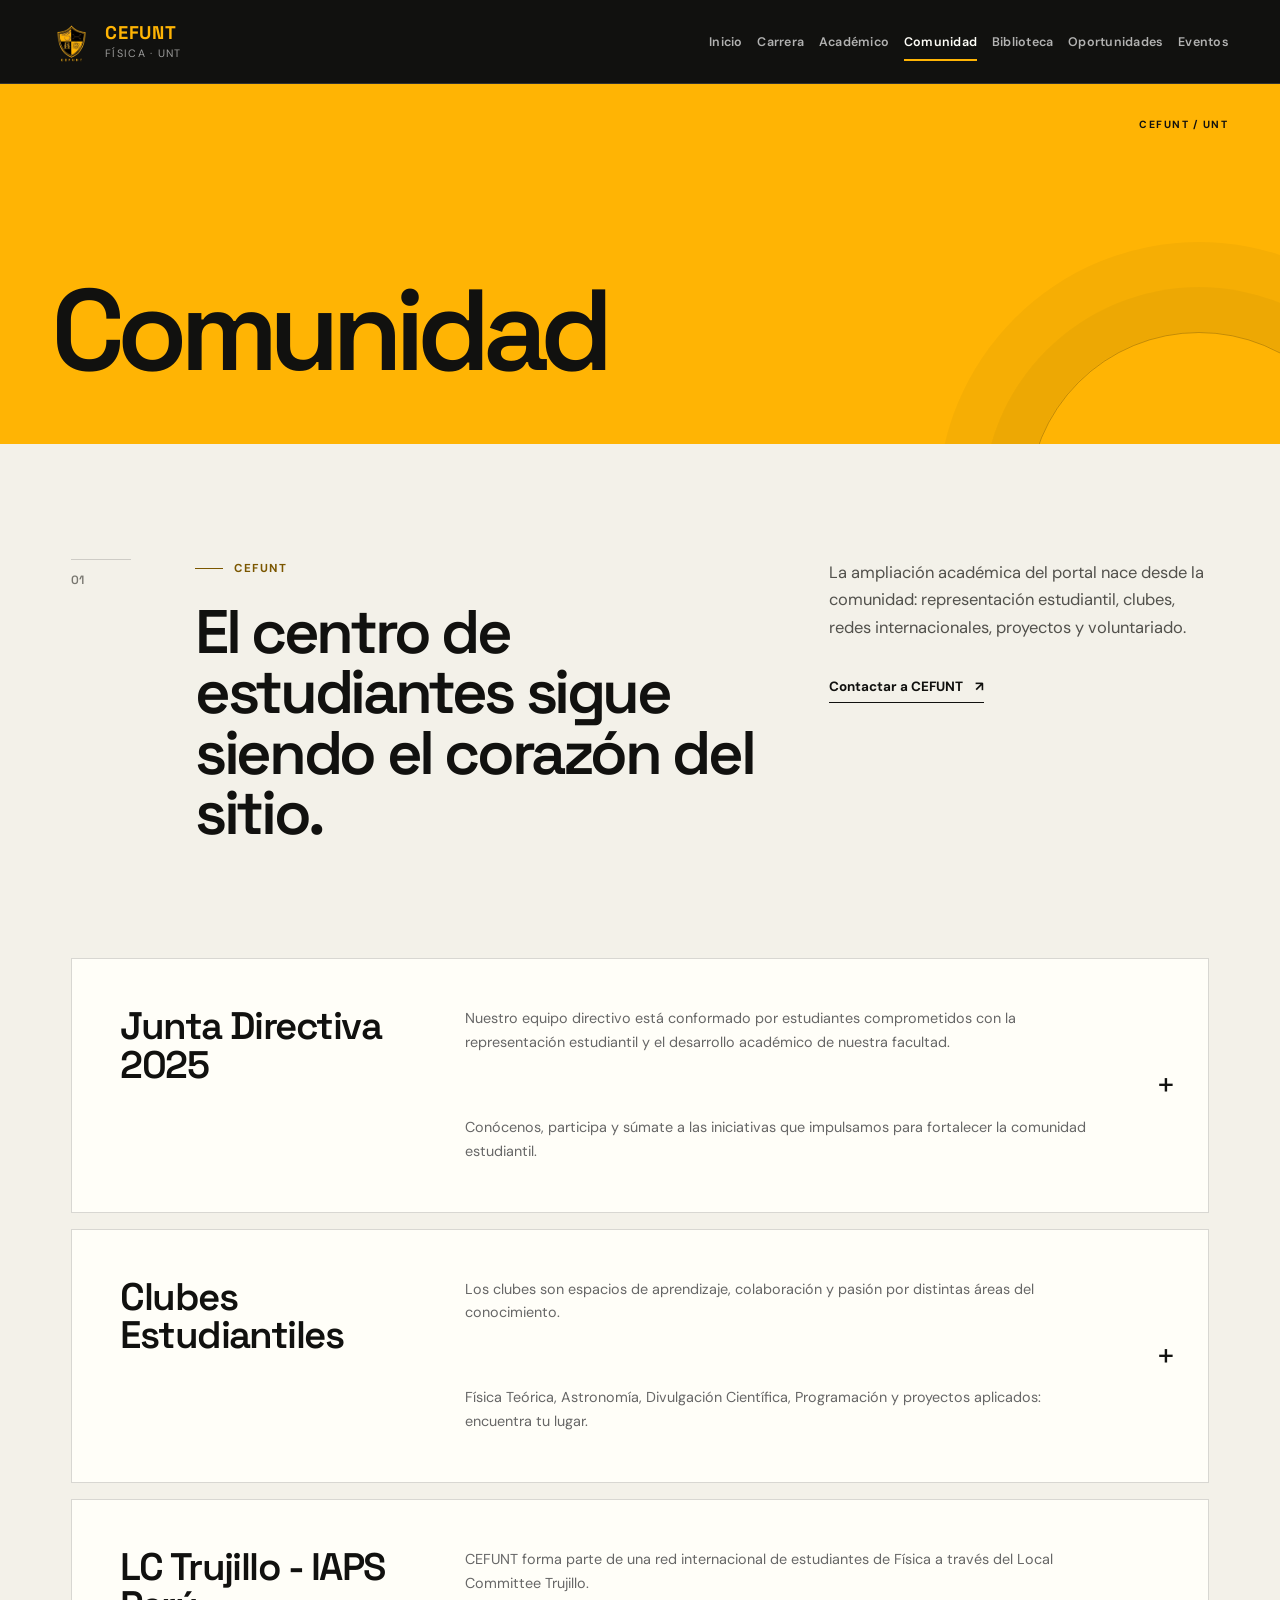
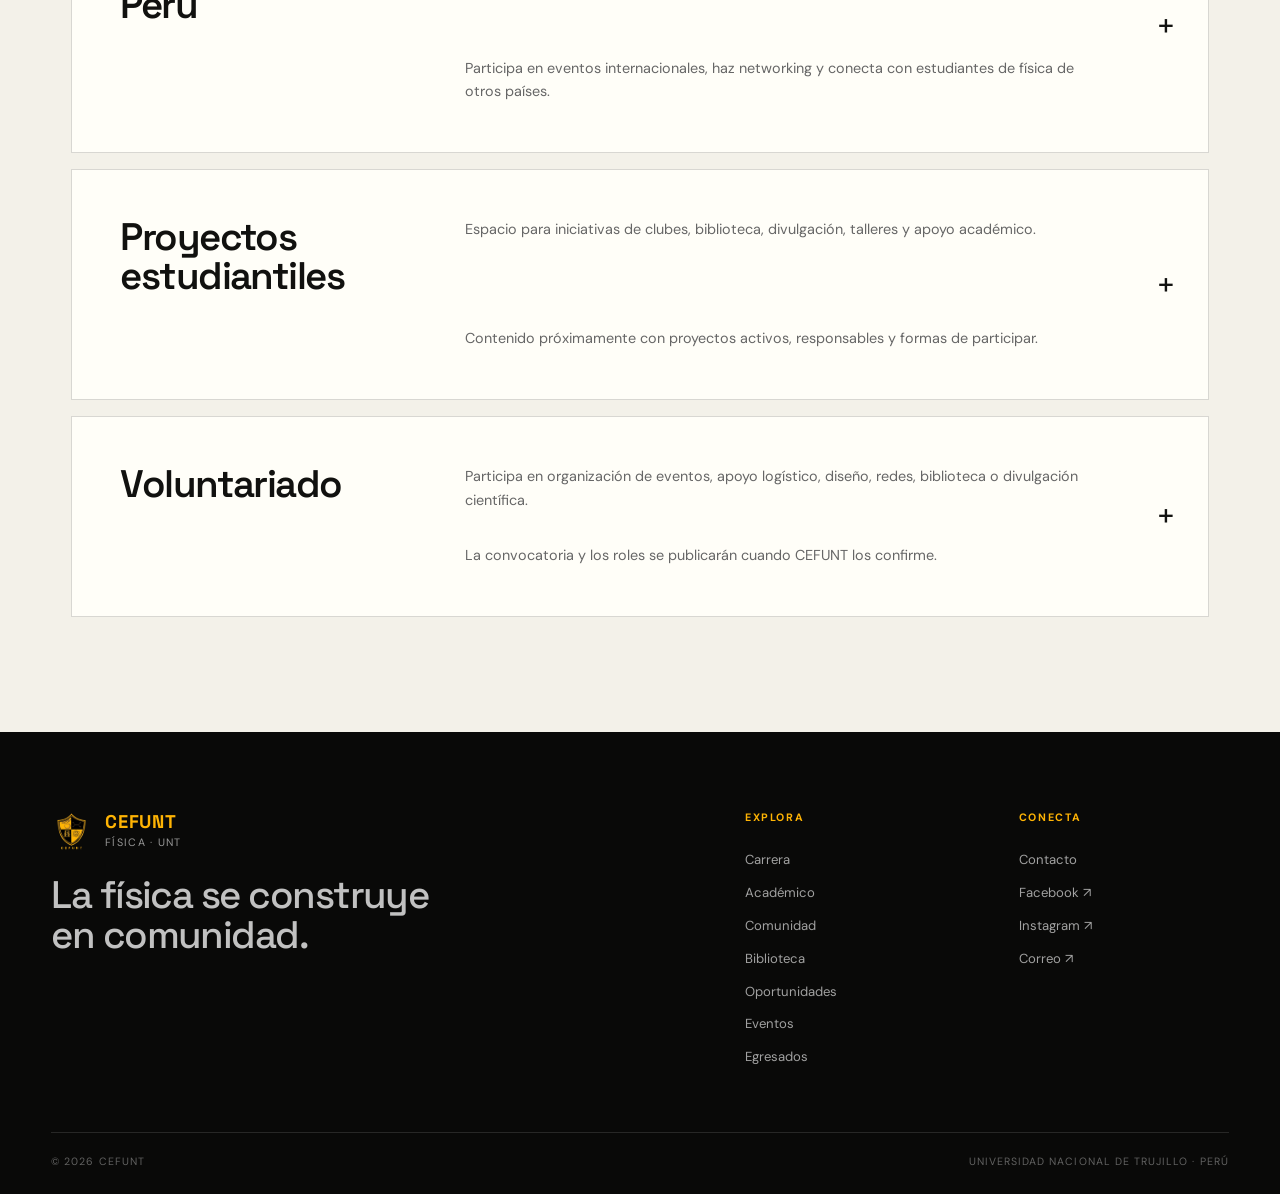
<file: comunidad/index.html>
<!doctype html>
<html lang="es">
<head>
  <meta charset="utf-8">
  <meta name="viewport" content="width=device-width, initial-scale=1">
  <meta name="description" content="Comunidad CEFUNT: junta directiva, clubes estudiantiles, IAPS, proyectos y voluntariado.">
  <title>Comunidad | CEFUNT</title>
  <link rel="icon" href="/img/logo.svg" type="image/svg+xml">
  <link rel="preconnect" href="https://fonts.googleapis.com">
  <link rel="preconnect" href="https://fonts.gstatic.com" crossorigin>
  <link href="https://fonts.googleapis.com/css2?family=DM+Sans:wght@400;500;600;700&family=Space+Grotesk:wght@500;600;700&display=swap" rel="stylesheet">
  <link rel="stylesheet" href="/styles/styles.css">

  <link rel="canonical" href="https://cefunt.lat/comunidad/">
  <meta property="og:type" content="website">
  <meta property="og:site_name" content="CEFUNT">
  <meta property="og:title" content="Comunidad | CEFUNT">
  <meta property="og:description" content="Comunidad CEFUNT: junta directiva, clubes estudiantiles, IAPS, proyectos y voluntariado.">
  <meta property="og:url" content="https://cefunt.lat/comunidad/">
  <meta property="og:image" content="https://cefunt.lat/img/logo.svg">
  <meta name="twitter:card" content="summary">
</head>
<body>
  <a class="skip-link" href="#contenido">Saltar al contenido</a>
  <header class="site-header">
    <a class="brand" href="/" aria-label="CEFUNT, inicio">
      <img src="/img/logo.svg" alt="">
      <span class="brand-copy"><strong>CEFUNT</strong><small>Física · UNT</small></span>
    </a>
    <button class="hamburguesa" id="hamburguesa" type="button" aria-label="Abrir menú" aria-expanded="false" aria-controls="nav-links">
      <span></span><span></span><span></span>
    </button>
    <nav aria-label="Navegación principal">
      <ul id="nav-links">
        <li><a href="/">Inicio</a></li>
        <li><a href="/carrera/">Carrera</a></li>
        <li><a href="/academico/">Académico</a></li>
        <li><a href="/comunidad/" class="activo" aria-current="page">Comunidad</a></li>
        <li><a href="/biblioteca/">Biblioteca</a></li>
        <li><a href="/oportunidades/">Oportunidades</a></li>
        <li><a href="/eventos/">Eventos</a></li>
      </ul>
    </nav>
  </header>

  <main id="contenido">
    <section class="hero">
      <h1>Comunidad</h1>
    </section>

    <section class="page-intro section-pad">
      <div class="section-index">01</div>
      <div class="intro-heading reveal">
        <p class="eyebrow dark"><span></span> CEFUNT</p>
        <h2>El centro de estudiantes sigue siendo el corazón del sitio.</h2>
      </div>
      <div class="intro-copy reveal" data-delay="1">
        <p>La ampliación académica del portal nace desde la comunidad: representación estudiantil, clubes, redes internacionales, proyectos y voluntariado.</p>
        <a class="text-link dark" href="/contacto/">Contactar a CEFUNT <span aria-hidden="true">↗</span></a>
      </div>
    </section>

    <section class="community-main comunidad">
      <div class="tarjeta fondo-blanco reveal" onclick="toggleSubseccion('directiva')">
        <h2>Junta Directiva 2025</h2>
        <p>Nuestro equipo directivo está conformado por estudiantes comprometidos con la representación estudiantil y el desarrollo académico de nuestra facultad.</p>
        <p>Conócenos, participa y súmate a las iniciativas que impulsamos para fortalecer la comunidad estudiantil.</p>
      </div>

      <div id="directiva" class="subsubseccion" style="display:none;">
        <div class="junta-container">
          <div class="tarjeta-directivo">
            <img src="/img/junta/jose-franco.jpg" alt="José Franco Rengifo Cabrera" class="foto-directivo" loading="lazy">
            <div class="info-directivo">
              <h3>Presidente</h3>
              <p class="nombre">José Franco Rengifo Cabrera</p>
              <p class="correo"><a href="mailto:jfrengifoca@unitru.edu.pe" class="correo-link">jfrengifoca@unitru.edu.pe</a></p>
            </div>
          </div>

          <div class="tarjeta-directivo">
            <img src="/img/junta/elder-joel.jpg" alt="Elder Joel Espinoza Sánchez" class="foto-directivo" loading="lazy">
            <div class="info-directivo">
              <h3>Vicepresidente</h3>
              <p class="nombre">Elder Joel Espinoza Sánchez</p>
              <p class="correo"><a href="mailto:t1521200121@unitru.edu.pe" class="correo-link">t1521200121@unitru.edu.pe</a></p>
            </div>
          </div>

          <div class="tarjeta-directivo">
            <img src="/img/junta/jean-franco.jpg" alt="Jean Franco Gutiérrez Vásquez" class="foto-directivo" loading="lazy">
            <div class="info-directivo">
              <h3>Secretario de Economía</h3>
              <p class="nombre">Jean Franco Gutiérrez Vásquez</p>
              <p class="correo"><a href="mailto:jfgutierrezva@unitru.edu.pe" class="correo-link">jfgutierrezva@unitru.edu.pe</a></p>
            </div>
          </div>

          <div class="tarjeta-directivo">
            <img src="/img/junta/ana-belen.jpg" alt="Ana Belén de los Ángeles Ordoñez Rengifo" class="foto-directivo" loading="lazy">
            <div class="info-directivo">
              <h3>Secretaria de Informática, prensa y difusión</h3>
              <p class="nombre">Ana Belén de los Ángeles Ordoñez Rengifo</p>
              <p class="correo"><a href="mailto:abordonezre@unitru.edu.pe" class="correo-link">abordonezre@unitru.edu.pe</a></p>
            </div>
          </div>

          <div class="tarjeta-directivo">
            <img src="/img/junta/fabricio-emerson.jpg" alt="Fabricio Emerson Noel Rodríguez Cruz" class="foto-directivo" loading="lazy">
            <div class="info-directivo">
              <h3>Secretario de Relaciones Públicas, deporte y recreaciones</h3>
              <p class="nombre">Fabricio Emerson Noel Rodríguez Cruz</p>
              <p class="correo"><a href="mailto:ferodriguezcr@unitru.edu.pe" class="correo-link">ferodriguezcr@unitru.edu.pe</a></p>
            </div>
          </div>

          <div class="tarjeta-directivo">
            <img src="/img/junta/emanuel-santa-cruz.jpg" alt="Emanuel Santa Cruz Casiano" class="foto-directivo" loading="lazy">
            <div class="info-directivo">
              <h3>Secretario de Fiscalización y vocal</h3>
              <p class="nombre">Emanuel Santa Cruz Casiano</p>
              <p class="correo"><a href="mailto:t1511200221@unitru.edu.pe" class="correo-link">t1511200221@unitru.edu.pe</a></p>
            </div>
          </div>
        </div>
      </div>

      <div class="tarjeta fondo-amarillo reveal" onclick="toggleSubseccion('clubes')">
        <h2>Clubes Estudiantiles</h2>
        <p>Los clubes son espacios de aprendizaje, colaboración y pasión por distintas áreas del conocimiento.</p>
        <p>Física Teórica, Astronomía, Divulgación Científica, Programación y proyectos aplicados: encuentra tu lugar.</p>
      </div>

      <div id="clubes" class="subsubseccion" style="display:none;">
        <h3>Clubes Estudiantiles</h3>

        <div class="club-container">
          <div class="tarjeta-club">
            <a href="https://www.facebook.com/ClubdeAstronomiaUNT" target="_blank" rel="noopener">
              <img src="/img/clubes/astronomia.png" alt="Club de Astronomía" class="logo-club" loading="lazy">
            </a>
            <div class="info-club">
              <h4>Club de Astronomía</h4>
              <p>Somos una organización universitaria que promueve, investiga, educa y divulga la ciencia astronómica a estudiantes y público en general. El club fortalece la divulgación, educación e investigación de las ciencias astronómicas.</p>
            </div>
          </div>

          <div class="tarjeta-club">
            <a href="https://www.facebook.com/cftunt" target="_blank" rel="noopener">
              <img src="/img/clubes/fisica-teorica.png" alt="Club de Física Teórica" class="logo-club" loading="lazy">
            </a>
            <div class="info-club">
              <h4>Club de Física Teórica</h4>
              <p>Grupo de estudiantes con interés en profundizar temas teóricos, promover el estudio autodidacta y organizar actividades académicas que fortalezcan la colaboración entre miembros.</p>
            </div>
          </div>

          <div class="tarjeta-club">
            <a href="https://www.facebook.com/profile.php?id=100092316523153" target="_blank" rel="noopener">
              <img src="/img/clubes/fisica-aplicada.png" alt="Club de Física Aplicada e Innovación" class="logo-club" loading="lazy">
            </a>
            <div class="info-club">
              <h4>Club de Física Aplicada e Innovación</h4>
              <p>Espacio para explorar aplicaciones prácticas de la física experimental, óptica, electrónica, nanotecnología y proyectos innovadores con participación activa de estudiantes.</p>
            </div>
          </div>
        </div>
      </div>

      <div class="tarjeta fondo-gris reveal" onclick="toggleSubseccion('iaps')">
        <h2>LC Trujillo - IAPS Perú</h2>
        <p>CEFUNT forma parte de una red internacional de estudiantes de Física a través del Local Committee Trujillo.</p>
        <p>Participa en eventos internacionales, haz networking y conecta con estudiantes de física de otros países.</p>
      </div>

      <div id="iaps" class="subsubseccion" style="display:none;">
        <h3>LC Trujillo - IAPS Perú</h3>
        <div class="tarjeta-iaps">
          <img src="/img/iaps/lc-trujillo.png" alt="LC Trujillo IAPS" class="logo-iaps" loading="lazy">
          <div class="info-iaps">
            <h4>LC Trujillo IAPS</h4>
            <p>La Asociación Internacional de Estudiantes de Física (IAPS) reúne estudiantes y sociedades estudiantiles de física a nivel internacional. CEFUNT participa a través del Local Committee Trujillo, conectando iniciativas locales con una red global de aprendizaje y colaboración.</p>
            <p>Desde 2023, el Centro de Estudiantes de Física de la UNT forma parte de esa red internacional bajo el nombre de LC Trujillo.</p>
            <div class="tarjeta-persona">
              <img src="/img/iaps/manuel-alva.jpg" alt="Manuel Alva Morales" class="foto-persona" loading="lazy">
              <div class="info-persona">
                <h5>Manuel Alva Morales</h5>
                <p>LC Trujillo IAPS Delegate</p>
                <p>Email: <a href="mailto:manuel.alva@iaps.info">manuel.alva@iaps.info</a></p>
              </div>
            </div>

            <div class="carrusel-container">
              <div class="carrusel">
                <div class="slide active"><img src="/img/iaps/slide1.jpg" alt="Actividad de LC Trujillo IAPS 1" loading="lazy"></div>
                <div class="slide"><img src="/img/iaps/slide2.jpg" alt="Actividad de LC Trujillo IAPS 2" loading="lazy"></div>
                <div class="slide"><img src="/img/iaps/slide3.jpg" alt="Actividad de LC Trujillo IAPS 3" loading="lazy"></div>
                <div class="slide"><img src="/img/iaps/slide4.jpg" alt="Actividad de LC Trujillo IAPS 4" loading="lazy"></div>
                <button class="btn prev" type="button" aria-label="Imagen anterior">&lt;</button>
                <button class="btn next" type="button" aria-label="Imagen siguiente">&gt;</button>
              </div>
              <div class="dots" aria-label="Indicadores del carrusel"></div>
            </div>
          </div>
        </div>
      </div>

      <div class="tarjeta fondo-blanco reveal" onclick="toggleSubseccion('proyectos')">
        <h2>Proyectos estudiantiles</h2>
        <p>Espacio para iniciativas de clubes, biblioteca, divulgación, talleres y apoyo académico.</p>
        <p>Contenido próximamente con proyectos activos, responsables y formas de participar.</p>
      </div>

      <div id="proyectos" class="subsubseccion" style="display:none;">
        <h3>Proyectos</h3>
        <div class="info-grid three">
          <article class="info-card">
            <span>Biblioteca</span>
            <h4>Repositorio estudiantil</h4>
            <p>Organización de material autorizado, referencias y recursos abiertos para cursos de Física.</p>
          </article>
          <article class="info-card">
            <span>Apoyo</span>
            <h4>Orientación académica</h4>
            <p>Espacio para guías, preguntas frecuentes y acompañamiento entre estudiantes.</p>
          </article>
          <article class="info-card">
            <span>Divulgación</span>
            <h4>Ciencia para la comunidad</h4>
            <p>Actividades de clubes, charlas y talleres para acercar la física a más personas.</p>
          </article>
        </div>
      </div>

      <div class="tarjeta fondo-amarillo reveal" onclick="toggleSubseccion('voluntariado')">
        <h2>Voluntariado</h2>
        <p>Participa en organización de eventos, apoyo logístico, diseño, redes, biblioteca o divulgación científica.</p>
        <p>La convocatoria y los roles se publicarán cuando CEFUNT los confirme.</p>
      </div>

      <div id="voluntariado" class="subsubseccion" style="display:none;">
        <h3>Formas de participar</h3>
        <div class="tag-grid light">
          <span>Eventos</span>
          <span>Biblioteca</span>
          <span>Clubes</span>
          <span>Diseño y difusión</span>
          <span>Apoyo académico</span>
          <span>Divulgación</span>
        </div>
      </div>
    </section>
  </main>

  <footer class="site-footer">
    <div class="footer-main">
      <div><a class="brand footer-brand" href="/"><img src="/img/logo.svg" alt=""><span class="brand-copy"><strong>CEFUNT</strong><small>Física · UNT</small></span></a><p>La física se construye<br>en comunidad.</p></div>
      <div class="footer-nav"><h3>Explora</h3><a href="/carrera/">Carrera</a><a href="/academico/">Académico</a><a href="/comunidad/">Comunidad</a><a href="/biblioteca/">Biblioteca</a><a href="/oportunidades/">Oportunidades</a><a href="/eventos/">Eventos</a><a href="/egresados/">Egresados</a></div>
      <div class="footer-nav"><h3>Conecta</h3><a href="/contacto/">Contacto</a><a href="https://www.facebook.com/CEFUNT" target="_blank" rel="noopener">Facebook ↗</a><a href="https://www.instagram.com/c.e.f.u.n.t/" target="_blank" rel="noopener">Instagram ↗</a><a href="mailto:cefunt@unitru.edu.pe">Correo ↗</a></div>
    </div>
    <div class="footer-bottom"><span>© <span data-year>2026</span> CEFUNT</span><span>Universidad Nacional de Trujillo · Perú</span></div>
  </footer>
  <script src="/js/script.js"></script>
</body>
</html>
</file>
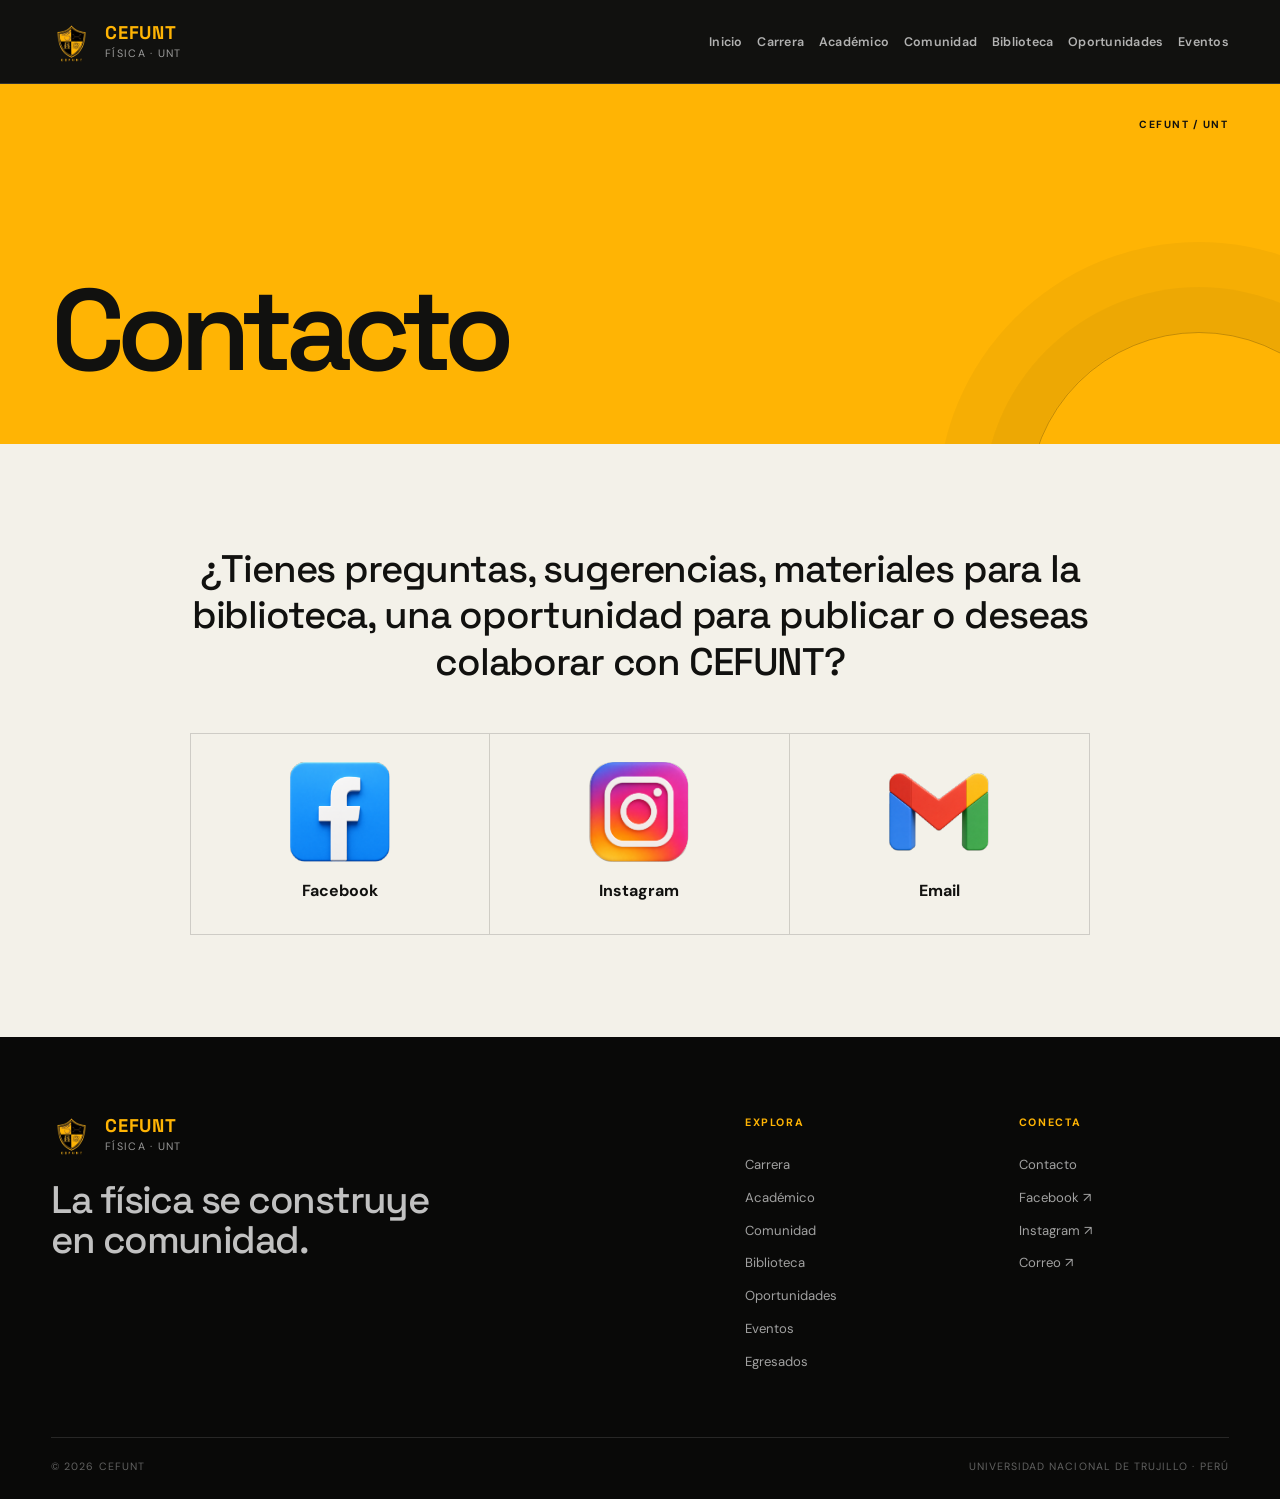
<file: contacto/index.html>
<!doctype html>
<html lang="es">
<head>
  <meta charset="utf-8">
  <meta name="viewport" content="width=device-width, initial-scale=1">
  <meta name="description" content="Comunícate con el Centro de Estudiantes de Física de la UNT.">
  <title>Contacto | CEFUNT</title>
  <link rel="icon" href="/img/logo.svg" type="image/svg+xml">
  <link rel="preconnect" href="https://fonts.googleapis.com">
  <link rel="preconnect" href="https://fonts.gstatic.com" crossorigin>
  <link href="https://fonts.googleapis.com/css2?family=DM+Sans:wght@400;500;600;700&family=Space+Grotesk:wght@500;600;700&display=swap" rel="stylesheet">
  <link rel="stylesheet" href="/styles/styles.css">

  <link rel="canonical" href="https://cefunt.lat/contacto/">
  <meta property="og:type" content="website">
  <meta property="og:site_name" content="CEFUNT">
  <meta property="og:title" content="Contacto | CEFUNT">
  <meta property="og:description" content="Comunícate con el Centro de Estudiantes de Física de la UNT.">
  <meta property="og:url" content="https://cefunt.lat/contacto/">
  <meta property="og:image" content="https://cefunt.lat/img/logo.svg">
  <meta name="twitter:card" content="summary">
</head>
<body>
  <a class="skip-link" href="#contenido">Saltar al contenido</a>
  <header class="site-header">
    <a class="brand" href="/" aria-label="CEFUNT, inicio">
      <img src="/img/logo.svg" alt="">
      <span class="brand-copy"><strong>CEFUNT</strong><small>Física · UNT</small></span>
    </a>
    <button class="hamburguesa" id="hamburguesa" type="button" aria-label="Abrir menú" aria-expanded="false" aria-controls="nav-links">
      <span></span><span></span><span></span>
    </button>
    <nav aria-label="Navegación principal">
      <ul id="nav-links">
        <li><a href="/">Inicio</a></li>
        <li><a href="/carrera/">Carrera</a></li>
        <li><a href="/academico/">Académico</a></li>
        <li><a href="/comunidad/">Comunidad</a></li>
        <li><a href="/biblioteca/">Biblioteca</a></li>
        <li><a href="/oportunidades/">Oportunidades</a></li>
        <li><a href="/eventos/">Eventos</a></li>
      </ul>
    </nav>
  </header>

  <main id="contenido">
    <section class="hero">
      <h1>Contacto</h1>
    </section>

    <section class="contenido">
      <section class="subseccion reveal">
        <p>¿Tienes preguntas, sugerencias, materiales para la biblioteca, una oportunidad para publicar o deseas colaborar con CEFUNT?</p>

        <div class="tarjeta-contacto">
          <div class="contacto-item">
            <a href="https://www.facebook.com/CEFUNT" target="_blank" rel="noopener">
              <img
                src="/img/logos/facebook.svg"
                alt="Facebook"
                class="contact-icon-img"
              >
              <span>Facebook</span>
            </a>
          </div>

          <div class="contacto-item">
            <a href="https://www.instagram.com/c.e.f.u.n.t/" target="_blank" rel="noopener">
              <img
                src="/img/logos/instagram.svg"
                alt="Instagram"
                class="contact-icon-img"
              >
              <span>Instagram</span>
            </a>
          </div>

          <div class="contacto-item">
            <a href="mailto:cefunt@unitru.edu.pe">
              <img
                src="/img/logos/email.svg"
                alt="Email"
                class="contact-icon-img"
              >
              <span>Email</span>
            </a>
          </div>
        </div>
      </section>
    </section>
  </main>

  <footer class="site-footer">
    <div class="footer-main">
      <div><a class="brand footer-brand" href="/"><img src="/img/logo.svg" alt=""><span class="brand-copy"><strong>CEFUNT</strong><small>Física · UNT</small></span></a><p>La física se construye<br>en comunidad.</p></div>
      <div class="footer-nav"><h3>Explora</h3><a href="/carrera/">Carrera</a><a href="/academico/">Académico</a><a href="/comunidad/">Comunidad</a><a href="/biblioteca/">Biblioteca</a><a href="/oportunidades/">Oportunidades</a><a href="/eventos/">Eventos</a><a href="/egresados/">Egresados</a></div>
      <div class="footer-nav"><h3>Conecta</h3><a href="/contacto/">Contacto</a><a href="https://www.facebook.com/CEFUNT" target="_blank" rel="noopener">Facebook ↗</a><a href="https://www.instagram.com/c.e.f.u.n.t/" target="_blank" rel="noopener">Instagram ↗</a><a href="mailto:cefunt@unitru.edu.pe">Correo ↗</a></div>
    </div>
    <div class="footer-bottom"><span>© <span data-year>2026</span> CEFUNT</span><span>Universidad Nacional de Trujillo · Perú</span></div>
  </footer>
  <script src="/js/script.js"></script>
</body>
</html>
</file>
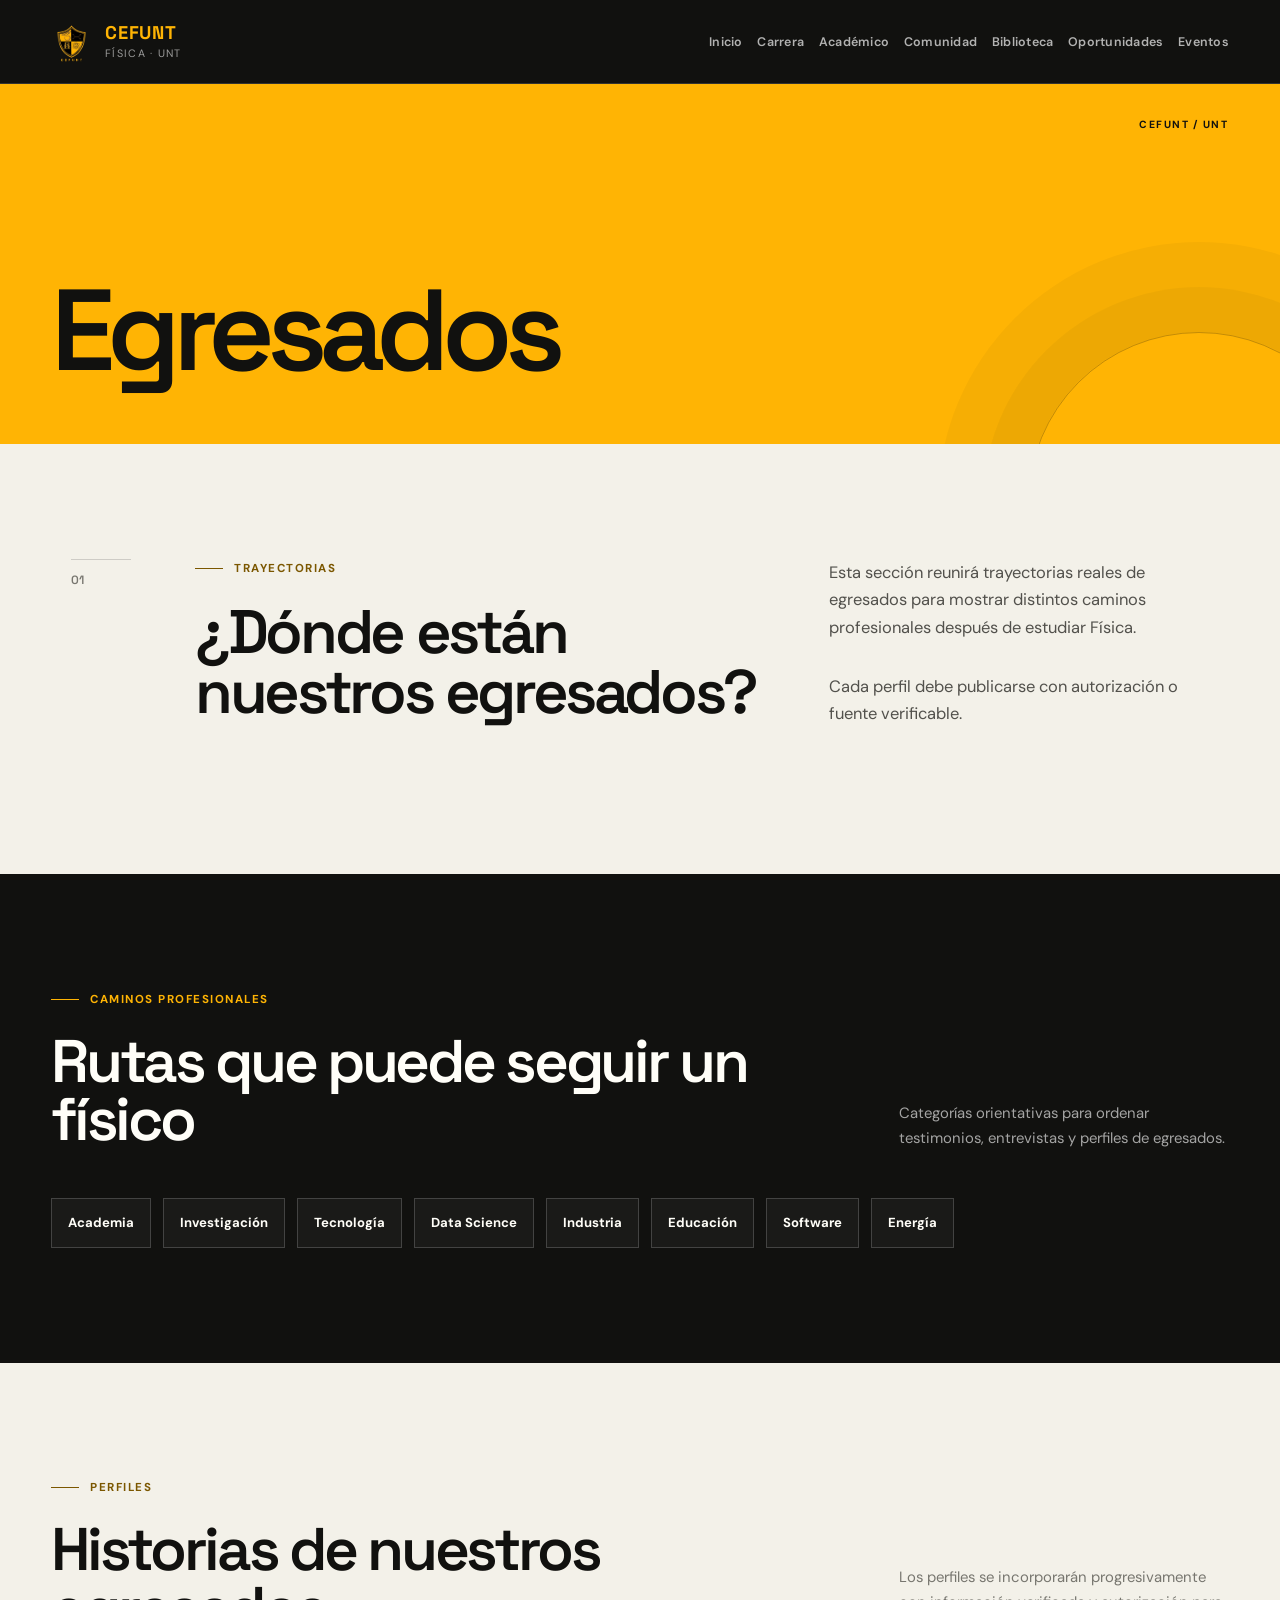
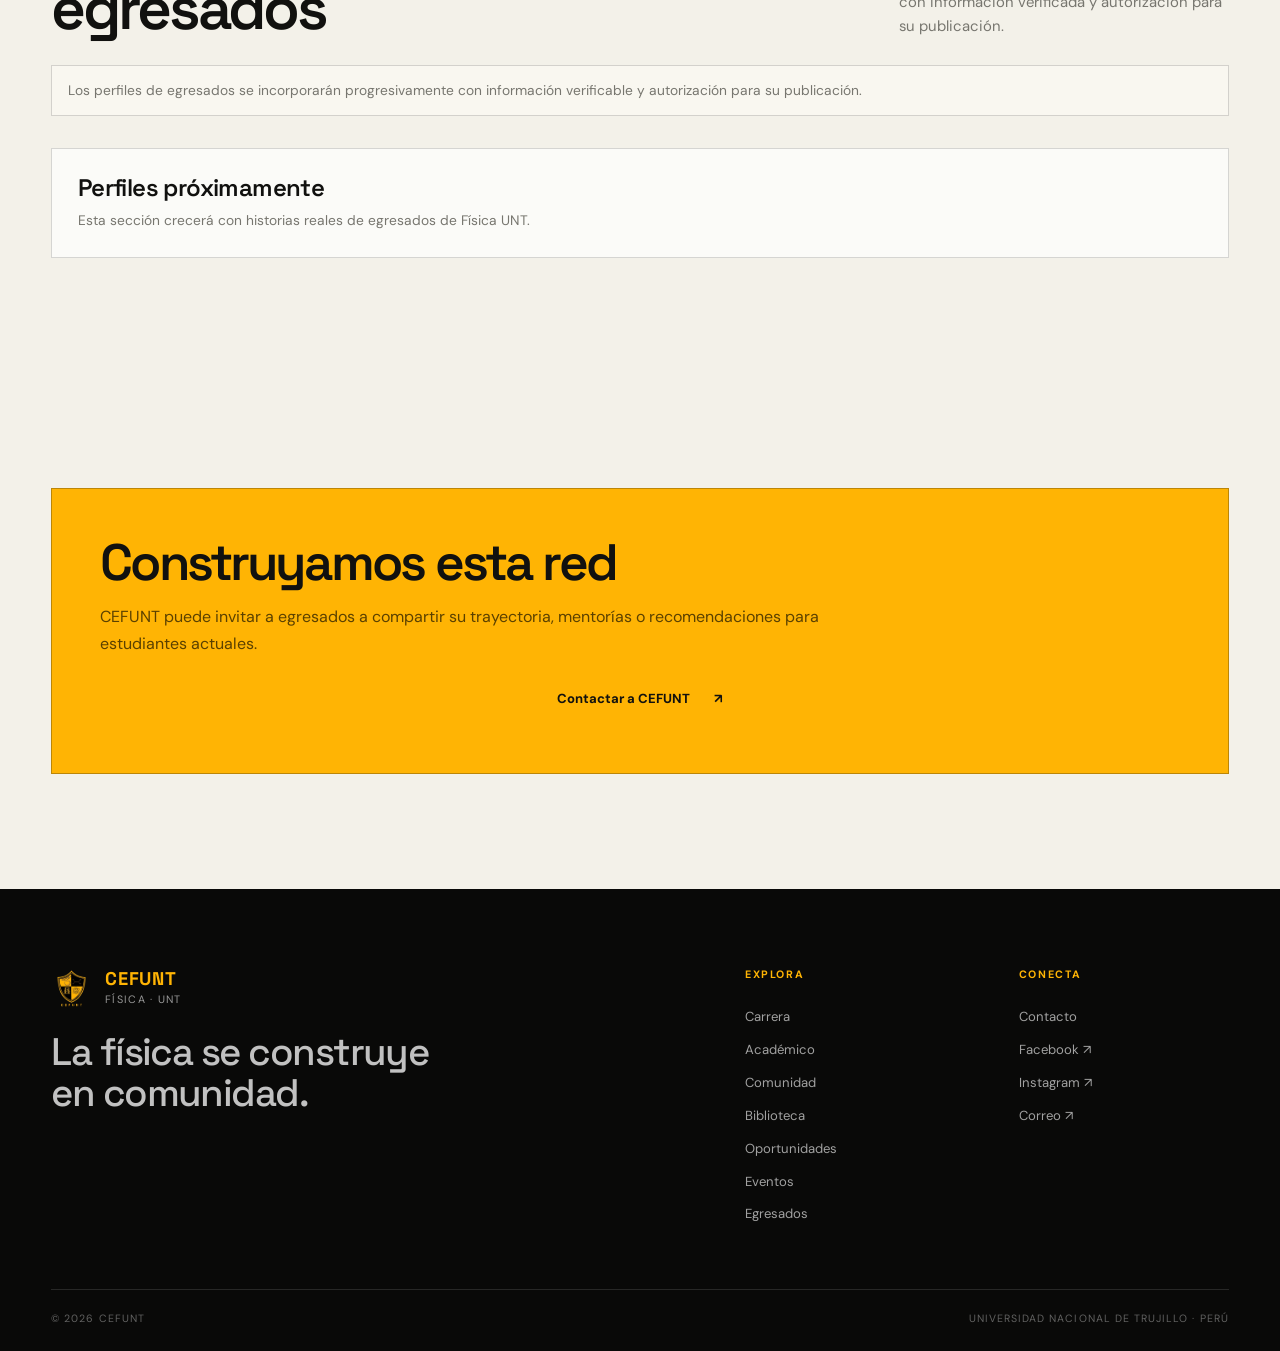
<file: egresados/index.html>
<!doctype html>
<html lang="es">
<head>
  <meta charset="utf-8">
  <meta name="viewport" content="width=device-width, initial-scale=1">
  <meta name="description" content="Rutas profesionales y perfiles de egresados de Física UNT para orientar a estudiantes.">
  <title>Egresados | CEFUNT</title>
  <link rel="icon" href="/img/logo.svg" type="image/svg+xml">
  <link rel="preconnect" href="https://fonts.googleapis.com">
  <link rel="preconnect" href="https://fonts.gstatic.com" crossorigin>
  <link href="https://fonts.googleapis.com/css2?family=DM+Sans:wght@400;500;600;700&family=Space+Grotesk:wght@500;600;700&display=swap" rel="stylesheet">
  <link rel="stylesheet" href="/styles/styles.css">

  <link rel="canonical" href="https://cefunt.lat/egresados/">
  <meta property="og:type" content="website">
  <meta property="og:site_name" content="CEFUNT">
  <meta property="og:title" content="Egresados | CEFUNT">
  <meta property="og:description" content="Rutas profesionales y perfiles de egresados de Física UNT para orientar a estudiantes.">
  <meta property="og:url" content="https://cefunt.lat/egresados/">
  <meta property="og:image" content="https://cefunt.lat/img/logo.svg">
  <meta name="twitter:card" content="summary">
</head>
<body>
  <a class="skip-link" href="#contenido">Saltar al contenido</a>
  <header class="site-header">
    <a class="brand" href="/" aria-label="CEFUNT, inicio">
      <img src="/img/logo.svg" alt="">
      <span class="brand-copy"><strong>CEFUNT</strong><small>Física · UNT</small></span>
    </a>
    <button class="hamburguesa" id="hamburguesa" type="button" aria-label="Abrir menú" aria-expanded="false" aria-controls="nav-links">
      <span></span><span></span><span></span>
    </button>
    <nav aria-label="Navegación principal">
      <ul id="nav-links">
        <li><a href="/">Inicio</a></li>
        <li><a href="/carrera/">Carrera</a></li>
        <li><a href="/academico/">Académico</a></li>
        <li><a href="/comunidad/">Comunidad</a></li>
        <li><a href="/biblioteca/">Biblioteca</a></li>
        <li><a href="/oportunidades/">Oportunidades</a></li>
        <li><a href="/eventos/">Eventos</a></li>
      </ul>
    </nav>
  </header>

  <main id="contenido">
    <section class="hero">
      <h1>Egresados</h1>
    </section>

    <section class="page-intro section-pad">
      <div class="section-index">01</div>
      <div class="intro-heading reveal">
        <p class="eyebrow dark"><span></span> Trayectorias</p>
        <h2>¿Dónde están nuestros egresados?</h2>
      </div>
      <div class="intro-copy reveal" data-delay="1">
        <p>Esta sección reunirá trayectorias reales de egresados para mostrar distintos caminos profesionales después de estudiar Física.</p>
        <p class="notice-text">Cada perfil debe publicarse con autorización o fuente verificable.</p>
      </div>
    </section>

    <section class="career-fields section-pad">
      <div class="split-head reveal">
        <div>
          <p class="eyebrow"><span></span> Caminos profesionales</p>
          <h2>Rutas que puede seguir un físico</h2>
        </div>
        <p>Categorías orientativas para ordenar testimonios, entrevistas y perfiles de egresados.</p>
      </div>
      <div class="tag-grid reveal" data-alumni-categories></div>
    </section>

    <section class="alumni-section section-pad">
      <div class="split-head reveal">
        <div>
          <p class="eyebrow dark"><span></span> Perfiles</p>
          <h2>Historias de nuestros egresados</h2>
        </div>
        <p>Los perfiles se incorporarán progresivamente con información verificada y autorización para su publicación.</p>
      </div>
      <p class="data-note reveal" data-alumni-notice></p>
      <div class="alumni-grid" data-alumni-list></div>
    </section>

    <section class="callout-section section-pad">
      <div class="callout-card reveal">
        <h2>Construyamos esta red</h2>
        <p>CEFUNT puede invitar a egresados a compartir su trayectoria, mentorías o recomendaciones para estudiantes actuales.</p>
        <a class="button button-primary" href="/contacto/">Contactar a CEFUNT <span aria-hidden="true">↗</span></a>
      </div>
    </section>
  </main>

  <footer class="site-footer">
    <div class="footer-main">
      <div><a class="brand footer-brand" href="/"><img src="/img/logo.svg" alt=""><span class="brand-copy"><strong>CEFUNT</strong><small>Física · UNT</small></span></a><p>La física se construye<br>en comunidad.</p></div>
      <div class="footer-nav"><h3>Explora</h3><a href="/carrera/">Carrera</a><a href="/academico/">Académico</a><a href="/comunidad/">Comunidad</a><a href="/biblioteca/">Biblioteca</a><a href="/oportunidades/">Oportunidades</a><a href="/eventos/">Eventos</a><a href="/egresados/">Egresados</a></div>
      <div class="footer-nav"><h3>Conecta</h3><a href="/contacto/">Contacto</a><a href="https://www.facebook.com/CEFUNT" target="_blank" rel="noopener">Facebook ↗</a><a href="https://www.instagram.com/c.e.f.u.n.t/" target="_blank" rel="noopener">Instagram ↗</a><a href="mailto:cefunt@unitru.edu.pe">Correo ↗</a></div>
    </div>
    <div class="footer-bottom"><span>© <span data-year>2026</span> CEFUNT</span><span>Universidad Nacional de Trujillo · Perú</span></div>
  </footer>
  <script src="/js/script.js"></script>
</body>
</html>
</file>
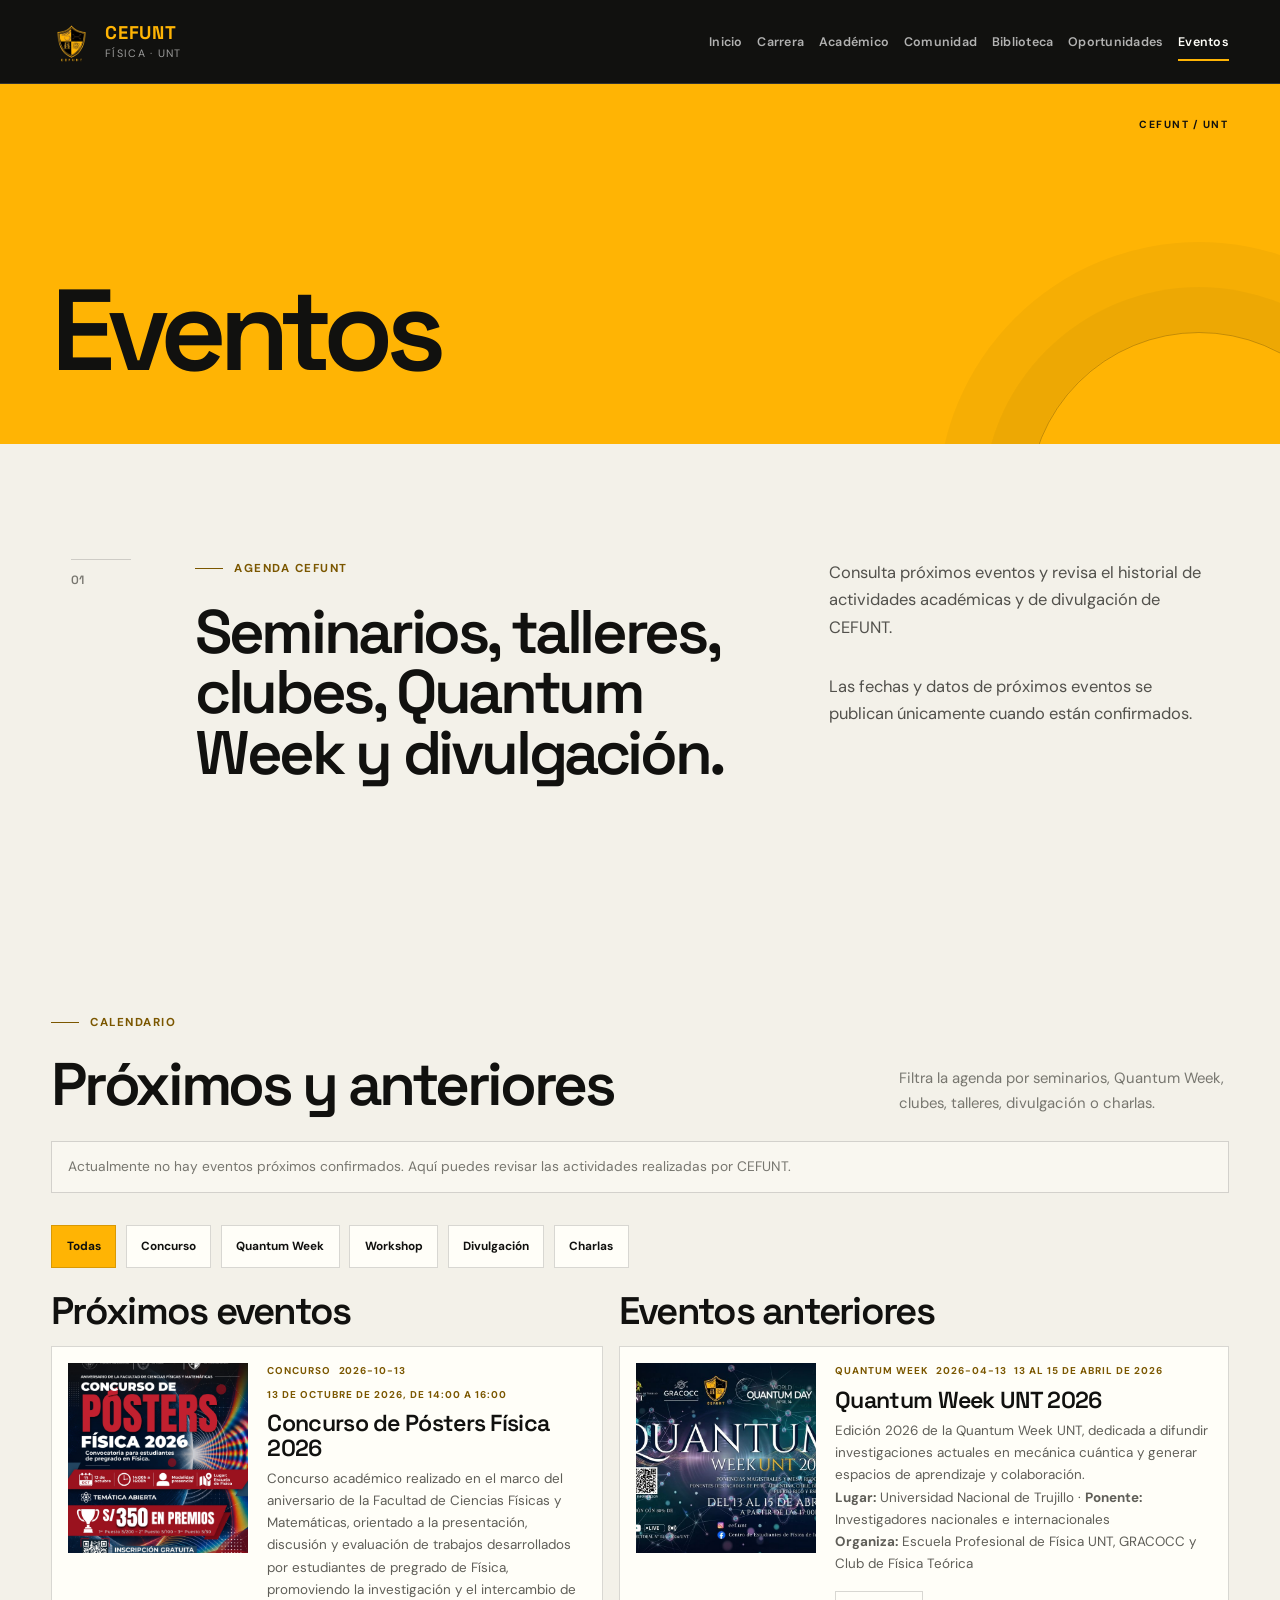
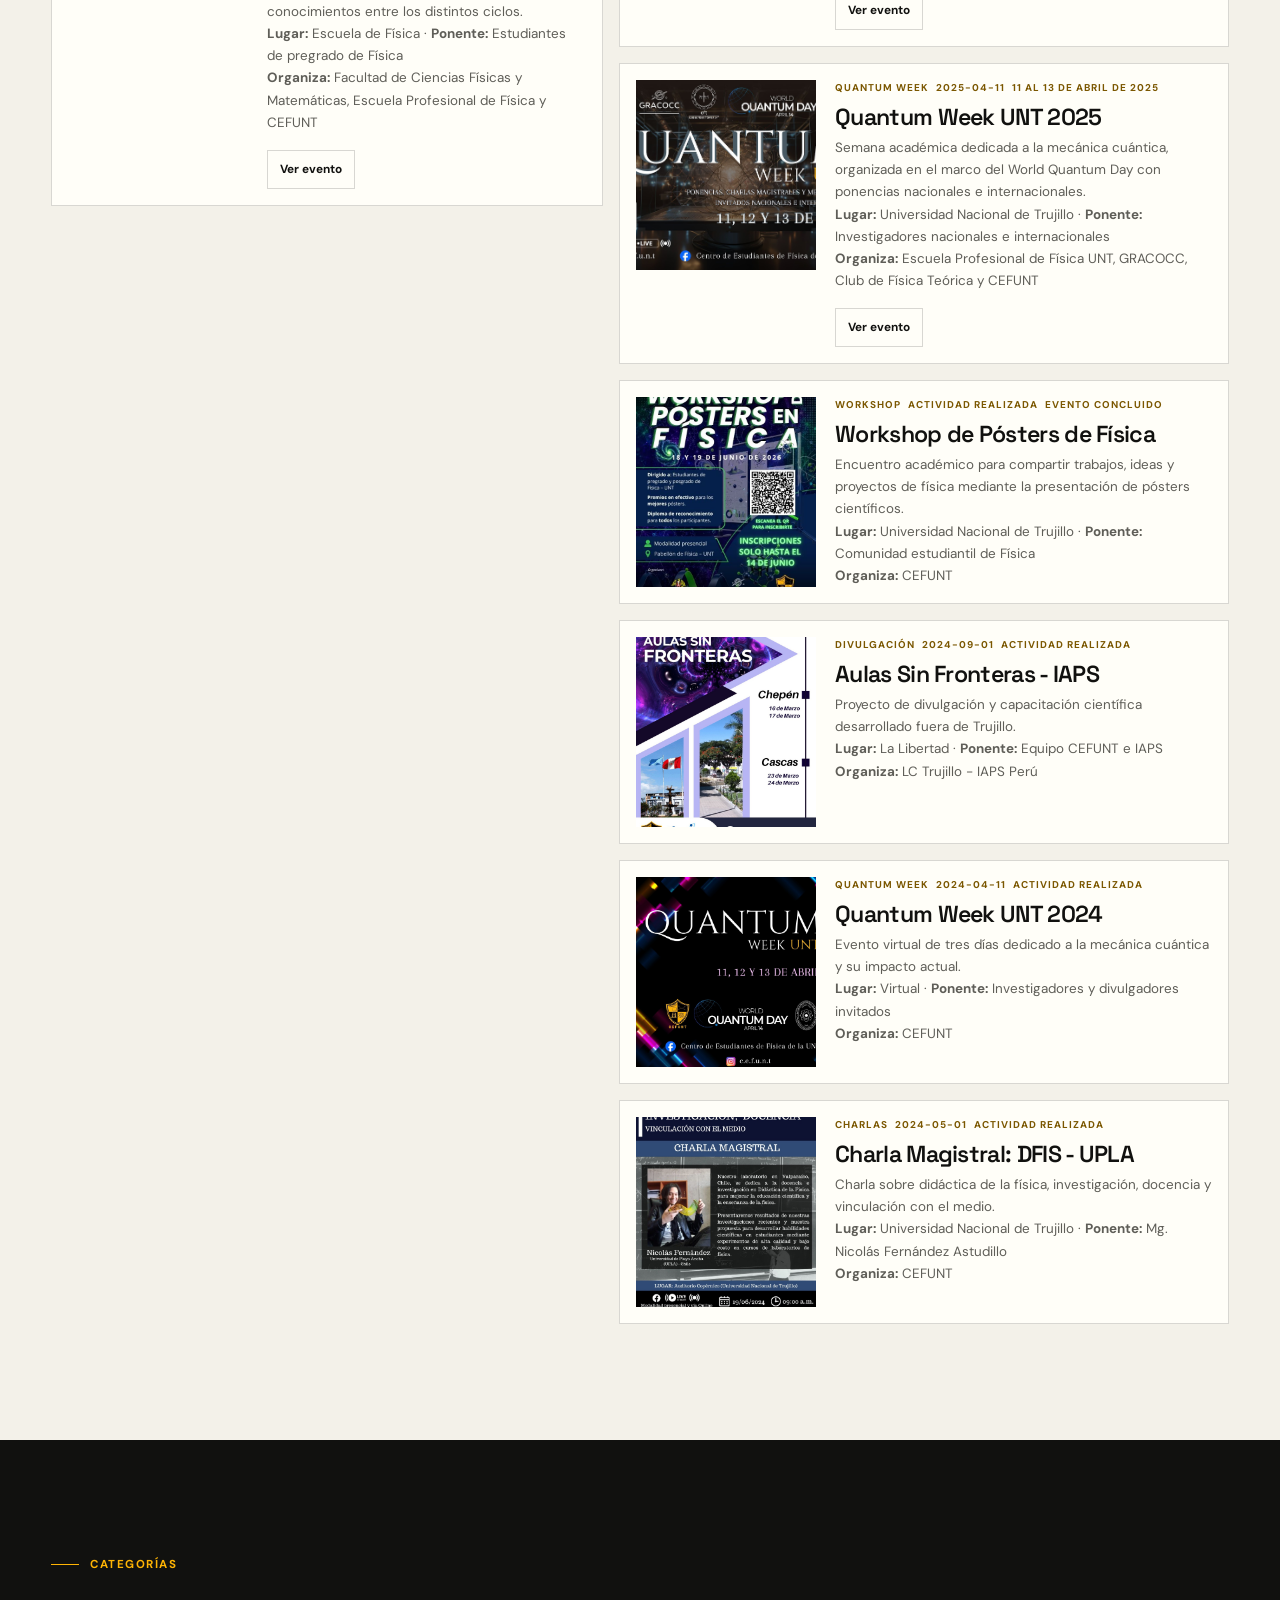
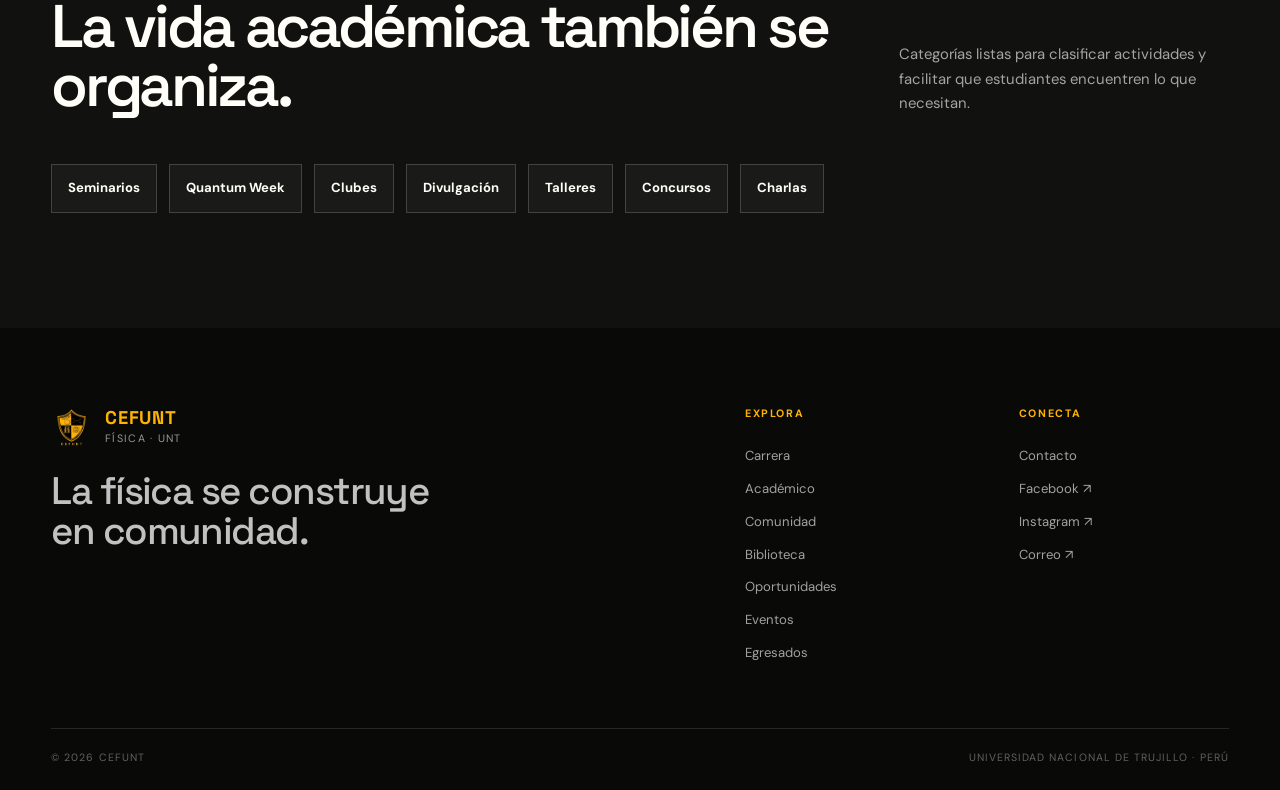
<file: eventos/index.html>
<!doctype html>
<html lang="es">
<head>
  <meta charset="utf-8">
  <meta name="viewport" content="width=device-width, initial-scale=1">
  <meta name="description" content="Agenda de eventos académicos, científicos y de divulgación organizados por CEFUNT.">
  <title>Eventos | CEFUNT</title>
  <link rel="icon" href="/img/logo.svg" type="image/svg+xml">
  <link rel="preconnect" href="https://fonts.googleapis.com">
  <link rel="preconnect" href="https://fonts.gstatic.com" crossorigin>
  <link href="https://fonts.googleapis.com/css2?family=DM+Sans:wght@400;500;600;700&family=Space+Grotesk:wght@500;600;700&display=swap" rel="stylesheet">
  <link rel="stylesheet" href="/styles/styles.css">

  <link rel="canonical" href="https://cefunt.lat/eventos/">
  <meta property="og:type" content="website">
  <meta property="og:site_name" content="CEFUNT">
  <meta property="og:title" content="Eventos | CEFUNT">
  <meta property="og:description" content="Agenda de eventos académicos, científicos y de divulgación organizados por CEFUNT.">
  <meta property="og:url" content="https://cefunt.lat/eventos/">
  <meta property="og:image" content="https://cefunt.lat/img/logo.svg">
  <meta name="twitter:card" content="summary">
</head>
<body>
  <a class="skip-link" href="#contenido">Saltar al contenido</a>
  <header class="site-header">
    <a class="brand" href="/" aria-label="CEFUNT, inicio">
      <img src="/img/logo.svg" alt="">
      <span class="brand-copy"><strong>CEFUNT</strong><small>Física · UNT</small></span>
    </a>
    <button class="hamburguesa" id="hamburguesa" type="button" aria-label="Abrir menú" aria-expanded="false" aria-controls="nav-links">
      <span></span><span></span><span></span>
    </button>
    <nav aria-label="Navegación principal">
      <ul id="nav-links">
        <li><a href="/">Inicio</a></li>
        <li><a href="/carrera/">Carrera</a></li>
        <li><a href="/academico/">Académico</a></li>
        <li><a href="/comunidad/">Comunidad</a></li>
        <li><a href="/biblioteca/">Biblioteca</a></li>
        <li><a href="/oportunidades/">Oportunidades</a></li>
        <li><a href="/eventos/" class="activo" aria-current="page">Eventos</a></li>
      </ul>
    </nav>
  </header>

  <main id="contenido">
    <section class="hero">
      <h1>Eventos</h1>
    </section>

    <section class="page-intro section-pad">
      <div class="section-index">01</div>
      <div class="intro-heading reveal">
        <p class="eyebrow dark"><span></span> Agenda CEFUNT</p>
        <h2>Seminarios, talleres, clubes, Quantum Week y divulgación.</h2>
      </div>
      <div class="intro-copy reveal" data-delay="1">
        <p>Consulta próximos eventos y revisa el historial de actividades académicas y de divulgación de CEFUNT.</p>
        <p class="notice-text">Las fechas y datos de próximos eventos se publican únicamente cuando están confirmados.</p>
      </div>
    </section>

    <section class="events-board section-pad">
      <div class="split-head reveal">
        <div>
          <p class="eyebrow dark"><span></span> Calendario</p>
          <h2>Próximos y anteriores</h2>
        </div>
        <p>Filtra la agenda por seminarios, Quantum Week, clubes, talleres, divulgación o charlas.</p>
      </div>
      <p class="data-note reveal" data-events-notice></p>
      <div class="filter-pills reveal" data-event-filters aria-label="Filtrar eventos"></div>
      <div class="event-columns">
        <section class="event-column">
          <h3>Próximos eventos</h3>
          <div class="event-list" data-event-list="upcoming"></div>
        </section>
        <section class="event-column">
          <h3>Eventos anteriores</h3>
          <div class="event-list" data-event-list="past"></div>
        </section>
      </div>
    </section>

    <section class="career-fields section-pad">
      <div class="split-head reveal">
        <div>
          <p class="eyebrow"><span></span> Categorías</p>
          <h2>La vida académica también se organiza.</h2>
        </div>
        <p>Categorías listas para clasificar actividades y facilitar que estudiantes encuentren lo que necesitan.</p>
      </div>
      <div class="tag-grid reveal">
        <span>Seminarios</span>
        <span>Quantum Week</span>
        <span>Clubes</span>
        <span>Divulgación</span>
        <span>Talleres</span>
        <span>Concursos</span>
        <span>Charlas</span>
      </div>
    </section>
  </main>

  <footer class="site-footer">
    <div class="footer-main">
      <div><a class="brand footer-brand" href="/"><img src="/img/logo.svg" alt=""><span class="brand-copy"><strong>CEFUNT</strong><small>Física · UNT</small></span></a><p>La física se construye<br>en comunidad.</p></div>
      <div class="footer-nav"><h3>Explora</h3><a href="/carrera/">Carrera</a><a href="/academico/">Académico</a><a href="/comunidad/">Comunidad</a><a href="/biblioteca/">Biblioteca</a><a href="/oportunidades/">Oportunidades</a><a href="/eventos/">Eventos</a><a href="/egresados/">Egresados</a></div>
      <div class="footer-nav"><h3>Conecta</h3><a href="/contacto/">Contacto</a><a href="https://www.facebook.com/CEFUNT" target="_blank" rel="noopener">Facebook ↗</a><a href="https://www.instagram.com/c.e.f.u.n.t/" target="_blank" rel="noopener">Instagram ↗</a><a href="mailto:cefunt@unitru.edu.pe">Correo ↗</a></div>
    </div>
    <div class="footer-bottom"><span>© <span data-year>2026</span> CEFUNT</span><span>Universidad Nacional de Trujillo · Perú</span></div>
  </footer>
  <script src="/js/script.js"></script>
</body>
</html>
</file>
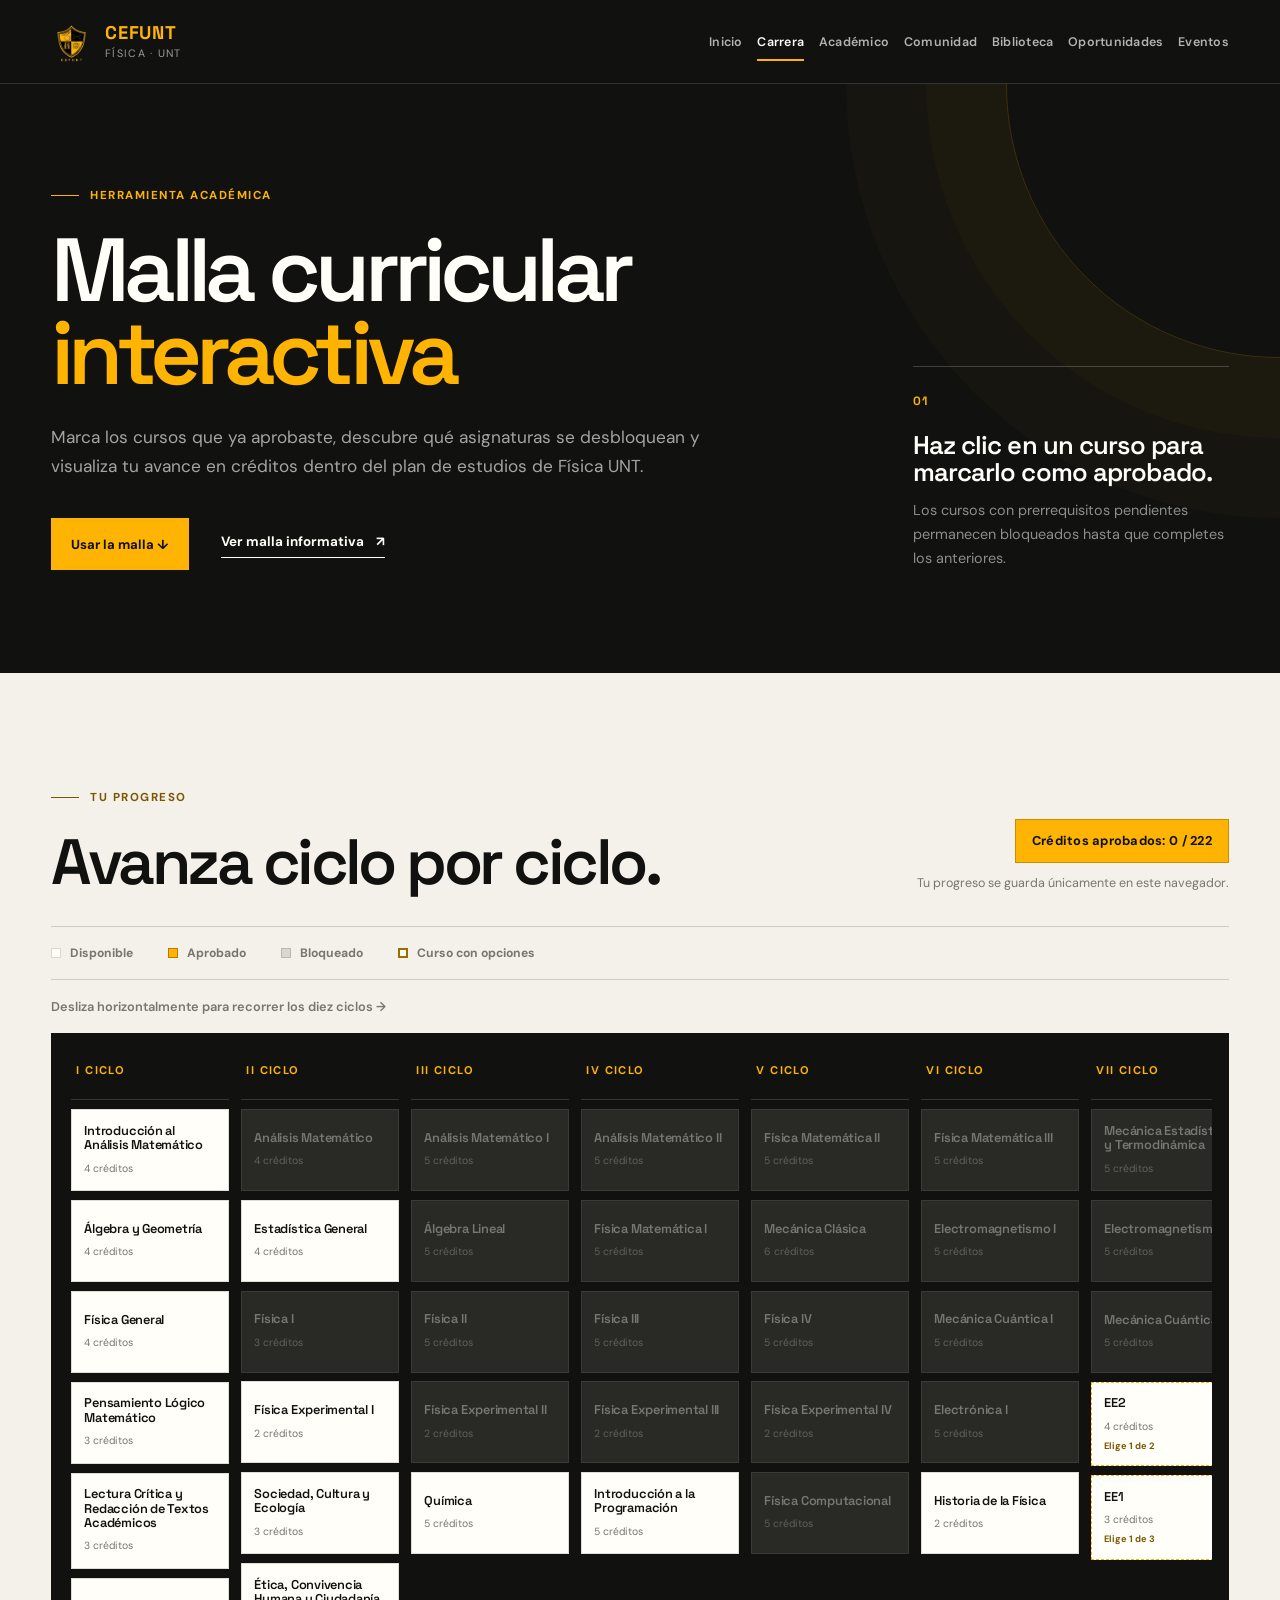
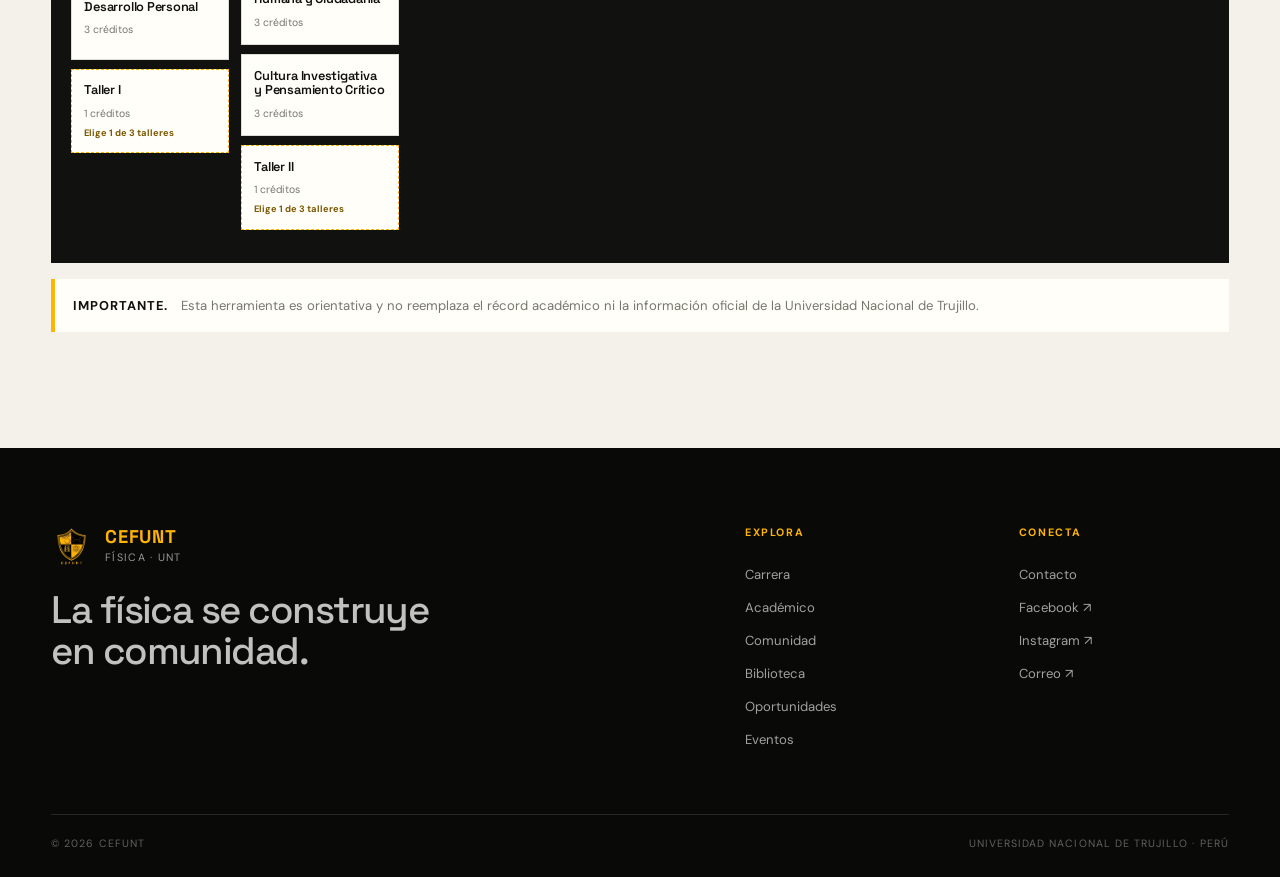
<file: malla/index.html>
<!doctype html>
<html lang="es">
<head>
  <meta charset="utf-8">
  <meta name="viewport" content="width=device-width, initial-scale=1">
  <meta name="description" content="Malla curricular interactiva de Física UNT. Marca cursos aprobados, revisa prerrequisitos y calcula tu avance en créditos.">
  <title>Malla interactiva | CEFUNT</title>
  <link rel="icon" href="/img/logo.svg" type="image/svg+xml">
  <link rel="preconnect" href="https://fonts.googleapis.com">
  <link rel="preconnect" href="https://fonts.gstatic.com" crossorigin>
  <link href="https://fonts.googleapis.com/css2?family=DM+Sans:wght@400;500;600;700&family=Space+Grotesk:wght@500;600;700&display=swap" rel="stylesheet">
  <link rel="stylesheet" href="/styles/styles.css">
  <link rel="stylesheet" href="/styles/malla.css">

  <link rel="canonical" href="https://cefunt.lat/malla/">
  <meta property="og:type" content="website">
  <meta property="og:site_name" content="CEFUNT">
  <meta property="og:title" content="Malla interactiva | CEFUNT">
  <meta property="og:description" content="Malla curricular interactiva de Física UNT. Marca cursos aprobados, revisa prerrequisitos y calcula tu avance en créditos.">
  <meta property="og:url" content="https://cefunt.lat/malla/">
  <meta property="og:image" content="https://cefunt.lat/img/logo.svg">
  <meta name="twitter:card" content="summary">
</head>
<body class="malla-page">
  <a class="skip-link" href="#contenido">Saltar al contenido</a>

  <header class="site-header">
    <a class="brand" href="/" aria-label="CEFUNT, inicio">
      <img src="/img/logo.svg" alt="">
      <span class="brand-copy"><strong>CEFUNT</strong><small>Física · UNT</small></span>
    </a>
    <button class="hamburguesa" id="hamburguesa" type="button" aria-label="Abrir menú" aria-expanded="false" aria-controls="nav-links">
      <span></span><span></span><span></span>
    </button>
    <nav aria-label="Navegación principal">
      <ul id="nav-links">
        <li><a href="/">Inicio</a></li>
        <li><a href="/carrera/" class="activo" aria-current="page">Carrera</a></li>
        <li><a href="/academico/">Académico</a></li>
        <li><a href="/comunidad/">Comunidad</a></li>
        <li><a href="/biblioteca/">Biblioteca</a></li>
        <li><a href="/oportunidades/">Oportunidades</a></li>
        <li><a href="/eventos/">Eventos</a></li>
      </ul>
    </nav>
  </header>

  <main id="contenido">
    <section class="malla-hero">
      <div class="malla-hero-copy">
        <p class="eyebrow"><span></span> Herramienta académica</p>
        <h1>Malla curricular <em>interactiva</em></h1>
        <p>Marca los cursos que ya aprobaste, descubre qué asignaturas se desbloquean y visualiza tu avance en créditos dentro del plan de estudios de Física UNT.</p>
        <div class="malla-hero-actions">
          <a class="button button-primary" href="#malla-interactiva">Usar la malla ↓</a>
          <a class="text-link" href="/carrera/#malla">Ver malla informativa <span aria-hidden="true">↗</span></a>
        </div>
      </div>
      <div class="malla-hero-aside" aria-label="Cómo usar la malla">
        <span class="malla-index">01</span>
        <strong>Haz clic en un curso para marcarlo como aprobado.</strong>
        <p>Los cursos con prerrequisitos pendientes permanecen bloqueados hasta que completes los anteriores.</p>
      </div>
    </section>

    <section class="malla-tool section-pad" id="malla-interactiva">
      <div class="malla-tool-head">
        <div>
          <p class="eyebrow dark"><span></span> Tu progreso</p>
          <h2>Avanza ciclo por ciclo.</h2>
        </div>
        <div class="malla-progress-meta">
          <div id="contadorCreditos" class="contador-creditos" aria-live="polite">Créditos aprobados: 0 / 222</div>
          <p>Tu progreso se guarda únicamente en este navegador.</p>
        </div>
      </div>

      <div class="malla-legend" aria-label="Leyenda de estados">
        <span><i class="legend-dot disponible"></i> Disponible</span>
        <span><i class="legend-dot aprobado"></i> Aprobado</span>
        <span><i class="legend-dot bloqueado"></i> Bloqueado</span>
        <span><i class="legend-dot electivo"></i> Curso con opciones</span>
      </div>

      <div class="scroll-hint">Desliza horizontalmente para recorrer los diez ciclos →</div>

      <div id="malla" class="malla-board">
        <div class="tabla-ciclos" id="tablaCiclos"></div>
      </div>

      <div class="malla-note">
        <strong>Importante.</strong>
        <p>Esta herramienta es orientativa y no reemplaza el récord académico ni la información oficial de la Universidad Nacional de Trujillo.</p>
      </div>
    </section>
  </main>

  <footer class="site-footer">
    <div class="footer-main">
      <div><a class="brand footer-brand" href="/"><img src="/img/logo.svg" alt=""><span class="brand-copy"><strong>CEFUNT</strong><small>Física · UNT</small></span></a><p>La física se construye<br>en comunidad.</p></div>
      <div class="footer-nav"><h3>Explora</h3><a href="/carrera/">Carrera</a><a href="/academico/">Académico</a><a href="/comunidad/">Comunidad</a><a href="/biblioteca/">Biblioteca</a><a href="/oportunidades/">Oportunidades</a><a href="/eventos/">Eventos</a></div>
      <div class="footer-nav"><h3>Conecta</h3><a href="/contacto/">Contacto</a><a href="https://www.facebook.com/CEFUNT" target="_blank" rel="noopener">Facebook ↗</a><a href="https://www.instagram.com/c.e.f.u.n.t/" target="_blank" rel="noopener">Instagram ↗</a><a href="mailto:cefunt@unitru.edu.pe">Correo ↗</a></div>
    </div>
    <div class="footer-bottom"><span>© <span data-year>2026</span> CEFUNT</span><span>Universidad Nacional de Trujillo · Perú</span></div>
  </footer>

  <script src="/js/script.js"></script>
  <script src="/js/malla.js"></script>
</body>
</html>
</file>
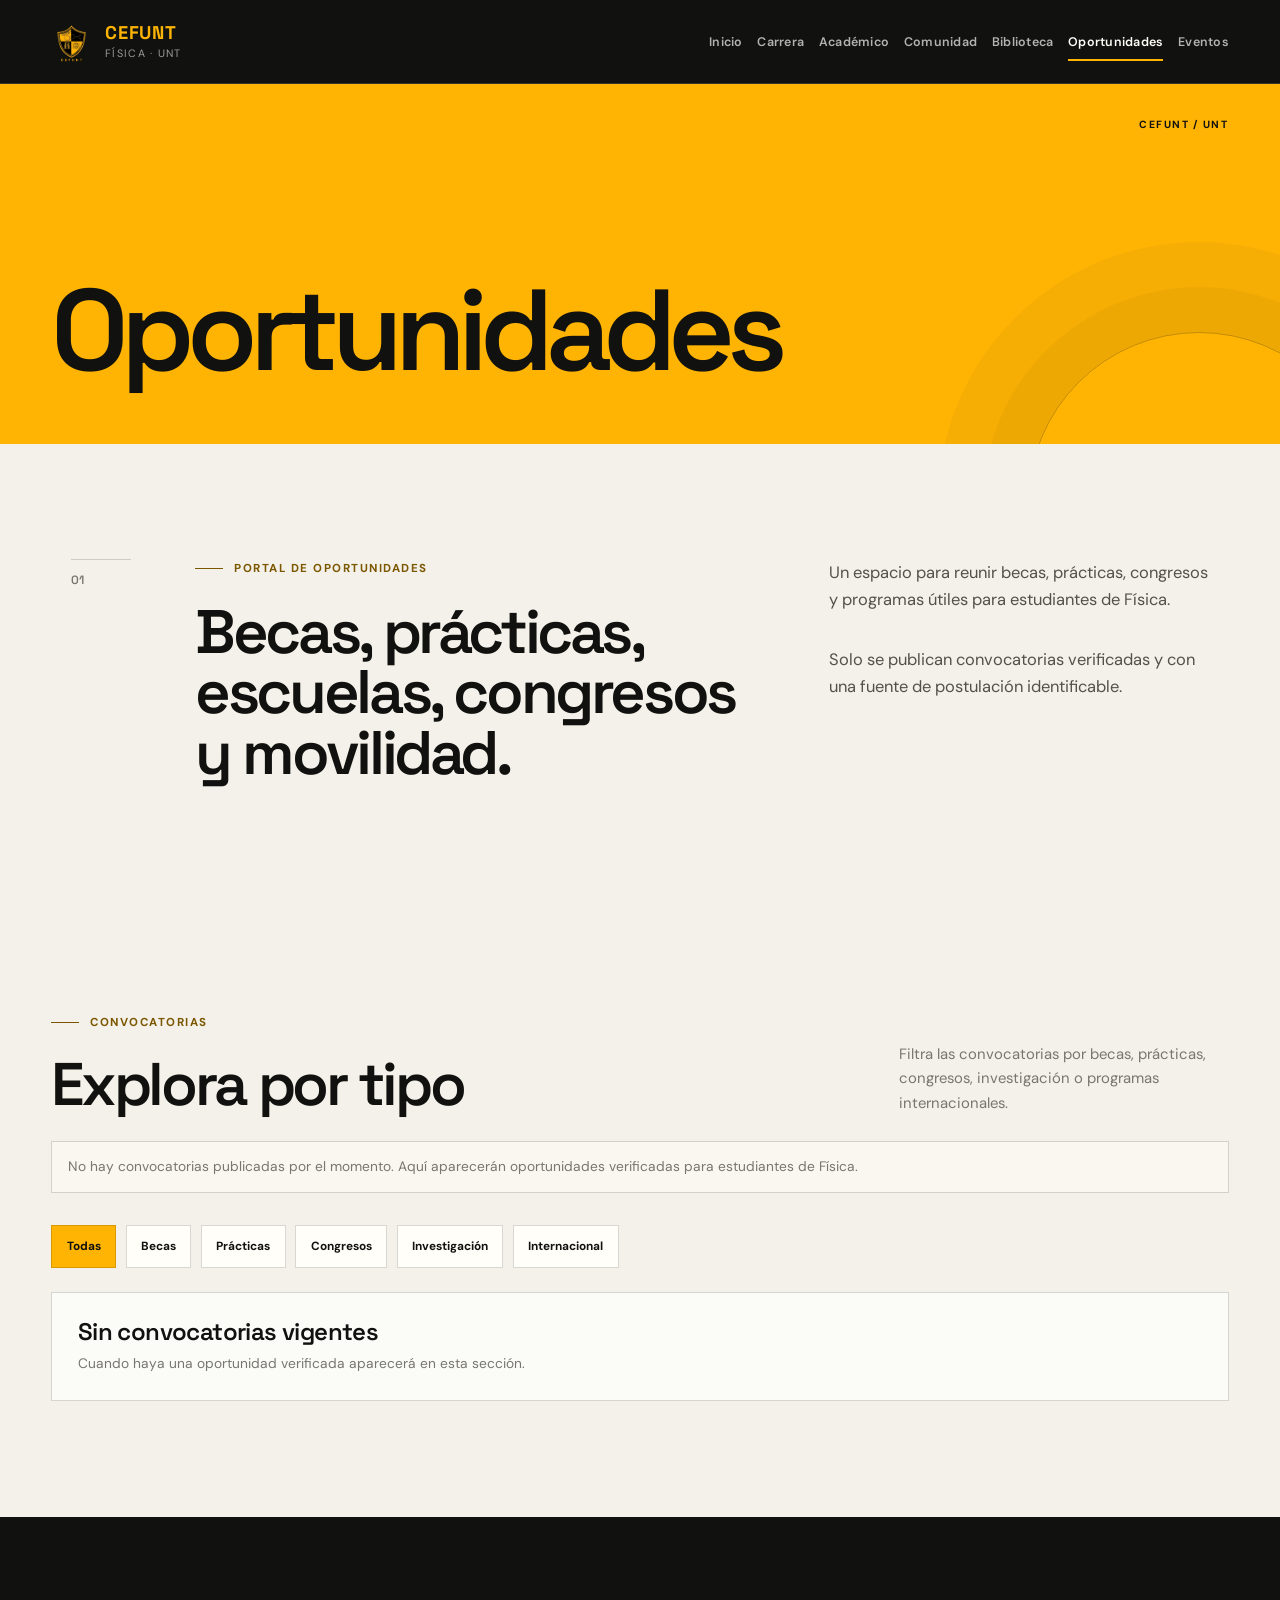
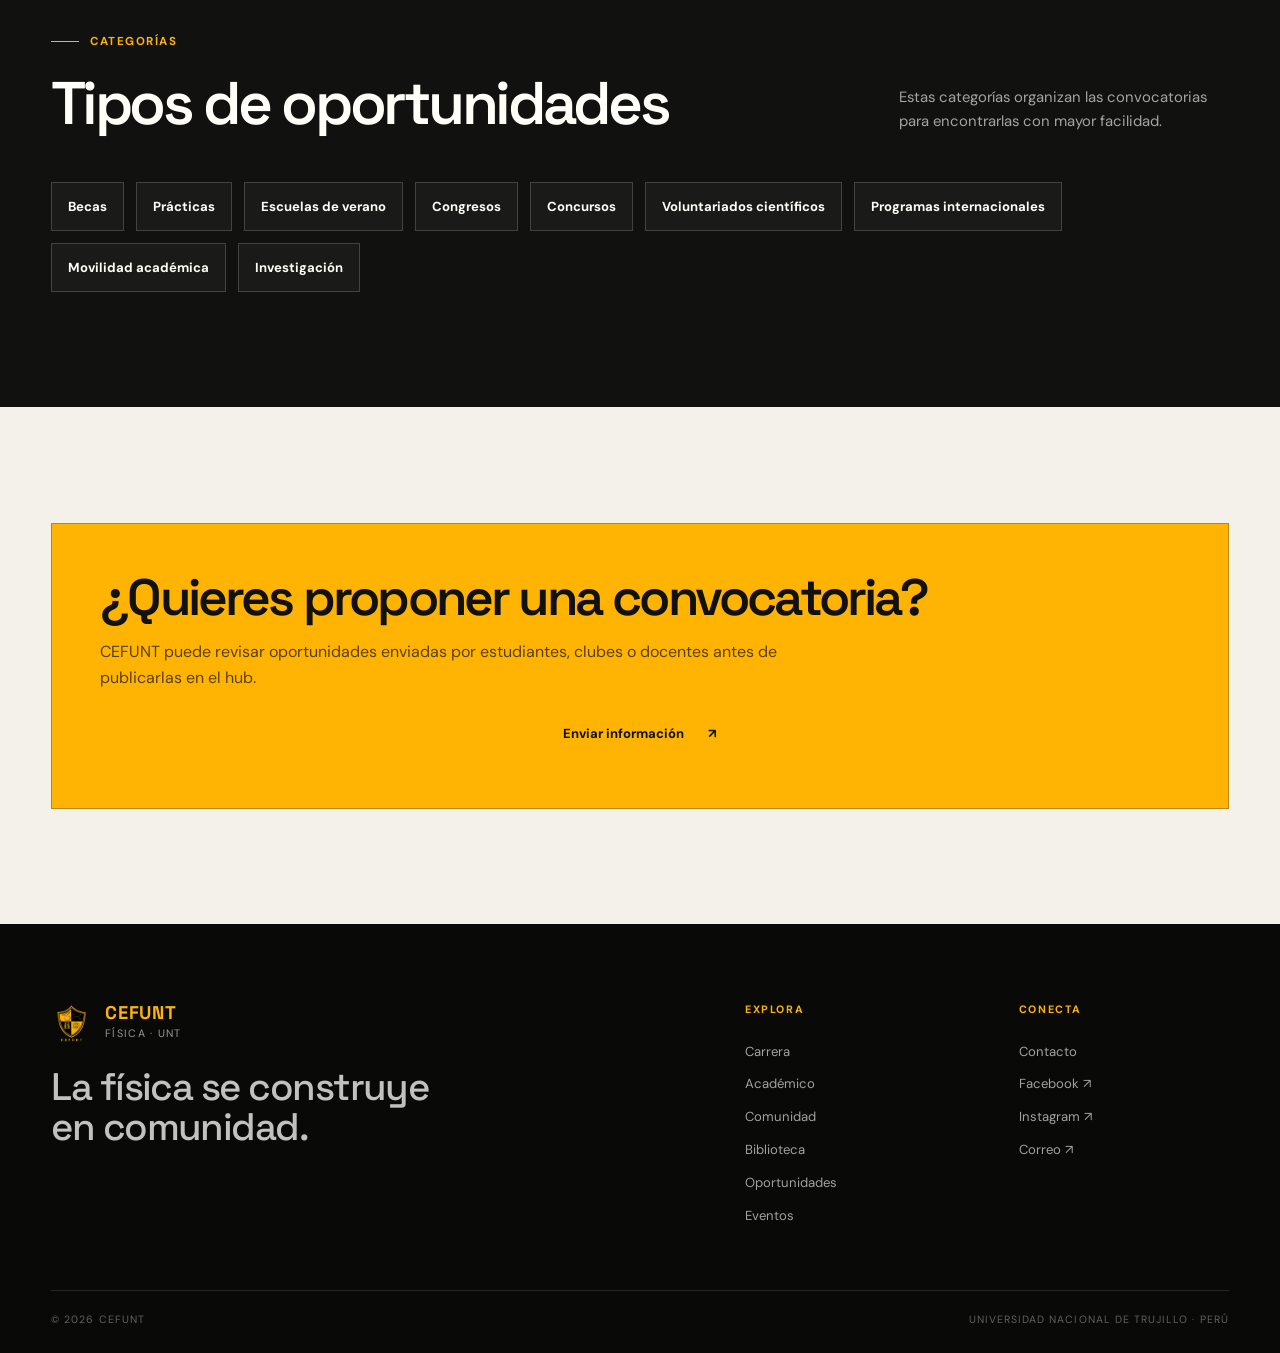
<file: oportunidades/index.html>
<!doctype html>
<html lang="es">
<head>
  <meta charset="utf-8">
  <meta name="viewport" content="width=device-width, initial-scale=1">
  <meta name="description" content="Becas, prácticas, congresos, escuelas y oportunidades para estudiantes de Física UNT.">
  <title>Oportunidades | CEFUNT</title>
  <link rel="icon" href="/img/logo.svg" type="image/svg+xml">
  <link rel="preconnect" href="https://fonts.googleapis.com">
  <link rel="preconnect" href="https://fonts.gstatic.com" crossorigin>
  <link href="https://fonts.googleapis.com/css2?family=DM+Sans:wght@400;500;600;700&family=Space+Grotesk:wght@500;600;700&display=swap" rel="stylesheet">
  <link rel="stylesheet" href="/styles/styles.css">

  <link rel="canonical" href="https://cefunt.lat/oportunidades/">
  <meta property="og:type" content="website">
  <meta property="og:site_name" content="CEFUNT">
  <meta property="og:title" content="Oportunidades | CEFUNT">
  <meta property="og:description" content="Becas, prácticas, congresos, escuelas y oportunidades para estudiantes de Física UNT.">
  <meta property="og:url" content="https://cefunt.lat/oportunidades/">
  <meta property="og:image" content="https://cefunt.lat/img/logo.svg">
  <meta name="twitter:card" content="summary">
</head>
<body>
  <a class="skip-link" href="#contenido">Saltar al contenido</a>
  <header class="site-header">
    <a class="brand" href="/" aria-label="CEFUNT, inicio">
      <img src="/img/logo.svg" alt="">
      <span class="brand-copy"><strong>CEFUNT</strong><small>Física · UNT</small></span>
    </a>
    <button class="hamburguesa" id="hamburguesa" type="button" aria-label="Abrir menú" aria-expanded="false" aria-controls="nav-links">
      <span></span><span></span><span></span>
    </button>
    <nav aria-label="Navegación principal">
      <ul id="nav-links">
        <li><a href="/">Inicio</a></li>
        <li><a href="/carrera/">Carrera</a></li>
        <li><a href="/academico/">Académico</a></li>
        <li><a href="/comunidad/">Comunidad</a></li>
        <li><a href="/biblioteca/">Biblioteca</a></li>
        <li><a href="/oportunidades/" class="activo" aria-current="page">Oportunidades</a></li>
        <li><a href="/eventos/">Eventos</a></li>
      </ul>
    </nav>
  </header>

  <main id="contenido">
    <section class="hero">
      <h1>Oportunidades</h1>
    </section>

    <section class="page-intro section-pad">
      <div class="section-index">01</div>
      <div class="intro-heading reveal">
        <p class="eyebrow dark"><span></span> Portal de oportunidades</p>
        <h2>Becas, prácticas, escuelas, congresos y movilidad.</h2>
      </div>
      <div class="intro-copy reveal" data-delay="1">
        <p>Un espacio para reunir becas, prácticas, congresos y programas útiles para estudiantes de Física.</p>
        <p class="notice-text">Solo se publican convocatorias verificadas y con una fuente de postulación identificable.</p>
      </div>
    </section>

    <section class="opportunities-section section-pad">
      <div class="split-head reveal">
        <div>
          <p class="eyebrow dark"><span></span> Convocatorias</p>
          <h2>Explora por tipo</h2>
        </div>
        <p>Filtra las convocatorias por becas, prácticas, congresos, investigación o programas internacionales.</p>
      </div>
      <p class="data-note reveal" data-opportunities-notice></p>
      <div class="filter-pills reveal" data-opportunity-filters aria-label="Filtrar oportunidades"></div>
      <div class="opportunity-grid" data-opportunity-list></div>
    </section>

    <section class="career-fields section-pad">
      <div class="split-head reveal">
        <div>
          <p class="eyebrow"><span></span> Categorías</p>
          <h2>Tipos de oportunidades</h2>
        </div>
        <p>Estas categorías organizan las convocatorias para encontrarlas con mayor facilidad.</p>
      </div>
      <div class="tag-grid reveal">
        <span>Becas</span>
        <span>Prácticas</span>
        <span>Escuelas de verano</span>
        <span>Congresos</span>
        <span>Concursos</span>
        <span>Voluntariados científicos</span>
        <span>Programas internacionales</span>
        <span>Movilidad académica</span>
        <span>Investigación</span>
      </div>
    </section>

    <section class="callout-section section-pad">
      <div class="callout-card reveal">
        <h2>¿Quieres proponer una convocatoria?</h2>
        <p>CEFUNT puede revisar oportunidades enviadas por estudiantes, clubes o docentes antes de publicarlas en el hub.</p>
        <a class="button button-primary" href="/contacto/">Enviar información <span aria-hidden="true">↗</span></a>
      </div>
    </section>
  </main>

  <footer class="site-footer">
    <div class="footer-main">
      <div><a class="brand footer-brand" href="/"><img src="/img/logo.svg" alt=""><span class="brand-copy"><strong>CEFUNT</strong><small>Física · UNT</small></span></a><p>La física se construye<br>en comunidad.</p></div>
      <div class="footer-nav"><h3>Explora</h3><a href="/carrera/">Carrera</a><a href="/academico/">Académico</a><a href="/comunidad/">Comunidad</a><a href="/biblioteca/">Biblioteca</a><a href="/oportunidades/">Oportunidades</a><a href="/eventos/">Eventos</a></div>
      <div class="footer-nav"><h3>Conecta</h3><a href="/contacto/">Contacto</a><a href="https://www.facebook.com/CEFUNT" target="_blank" rel="noopener">Facebook ↗</a><a href="https://www.instagram.com/c.e.f.u.n.t/" target="_blank" rel="noopener">Instagram ↗</a><a href="mailto:cefunt@unitru.edu.pe">Correo ↗</a></div>
    </div>
    <div class="footer-bottom"><span>© <span data-year>2026</span> CEFUNT</span><span>Universidad Nacional de Trujillo · Perú</span></div>
  </footer>
  <script src="/js/script.js"></script>
</body>
</html>
</file>
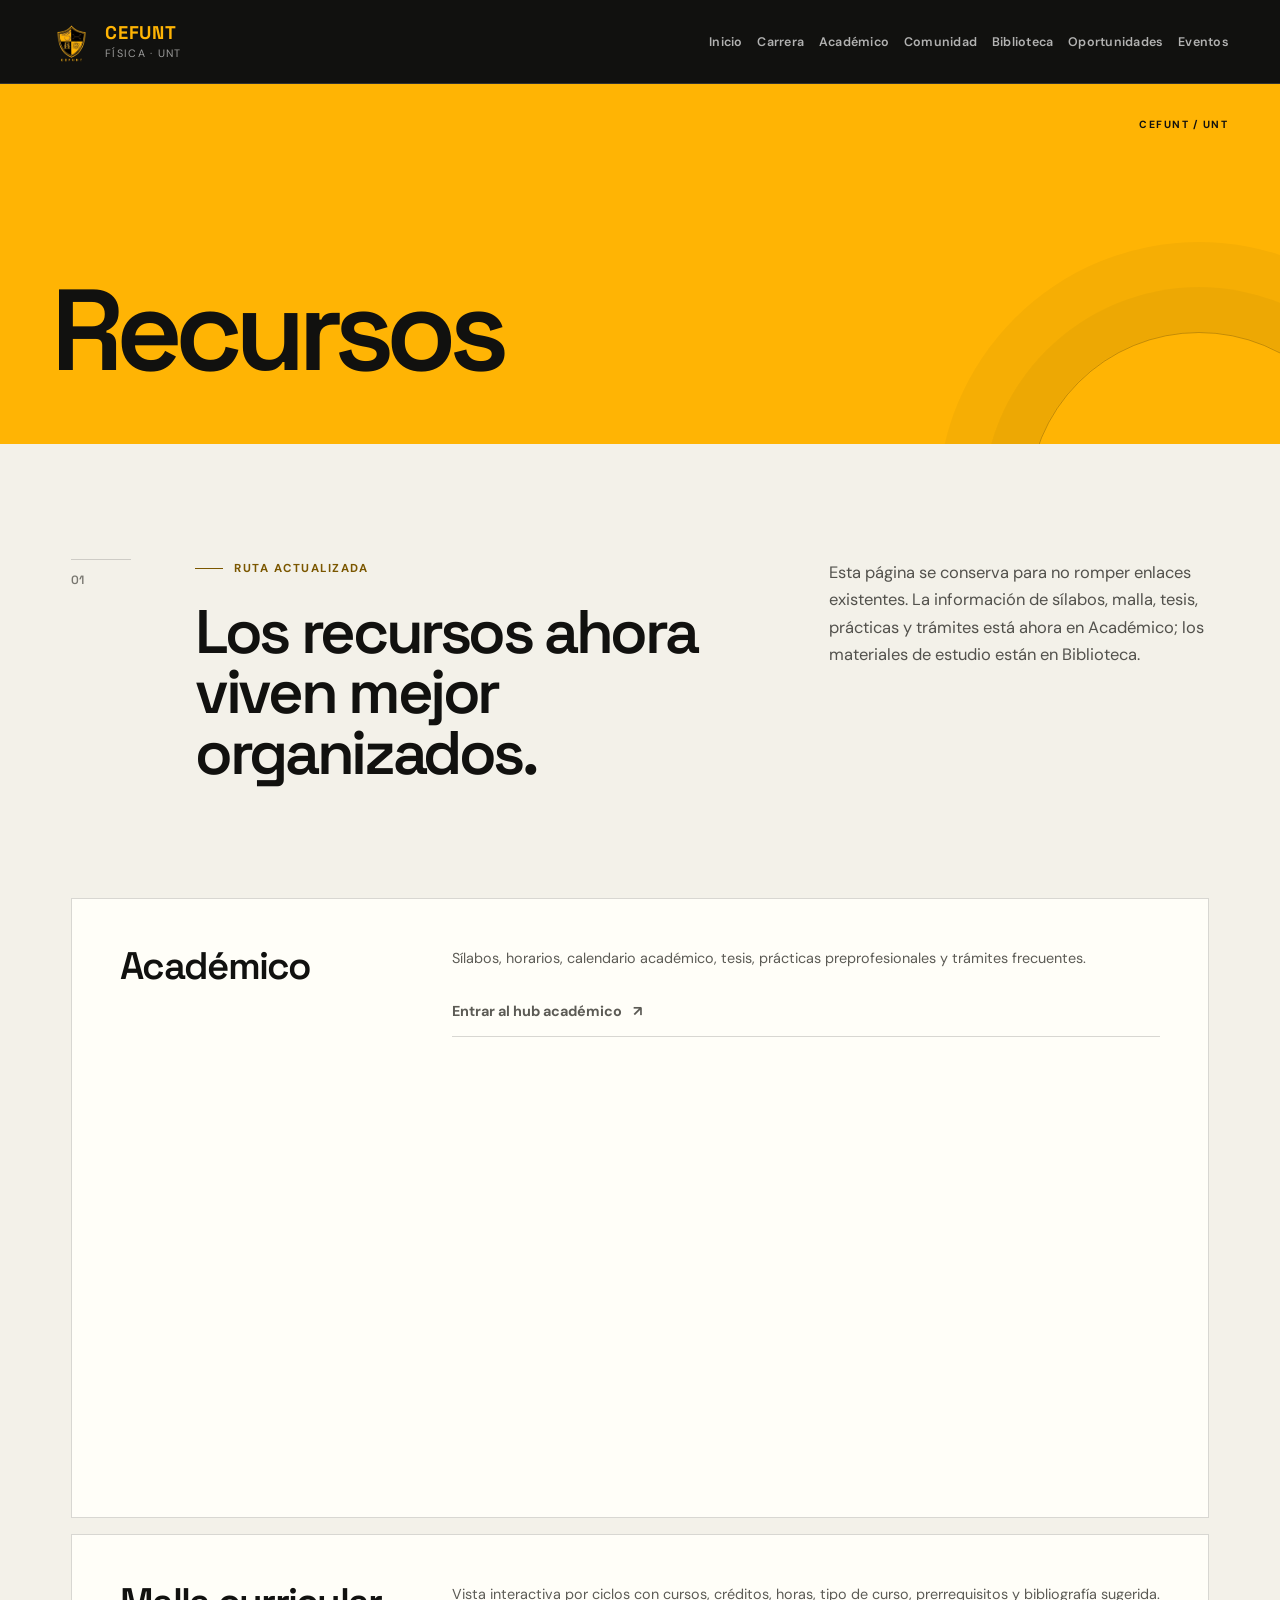
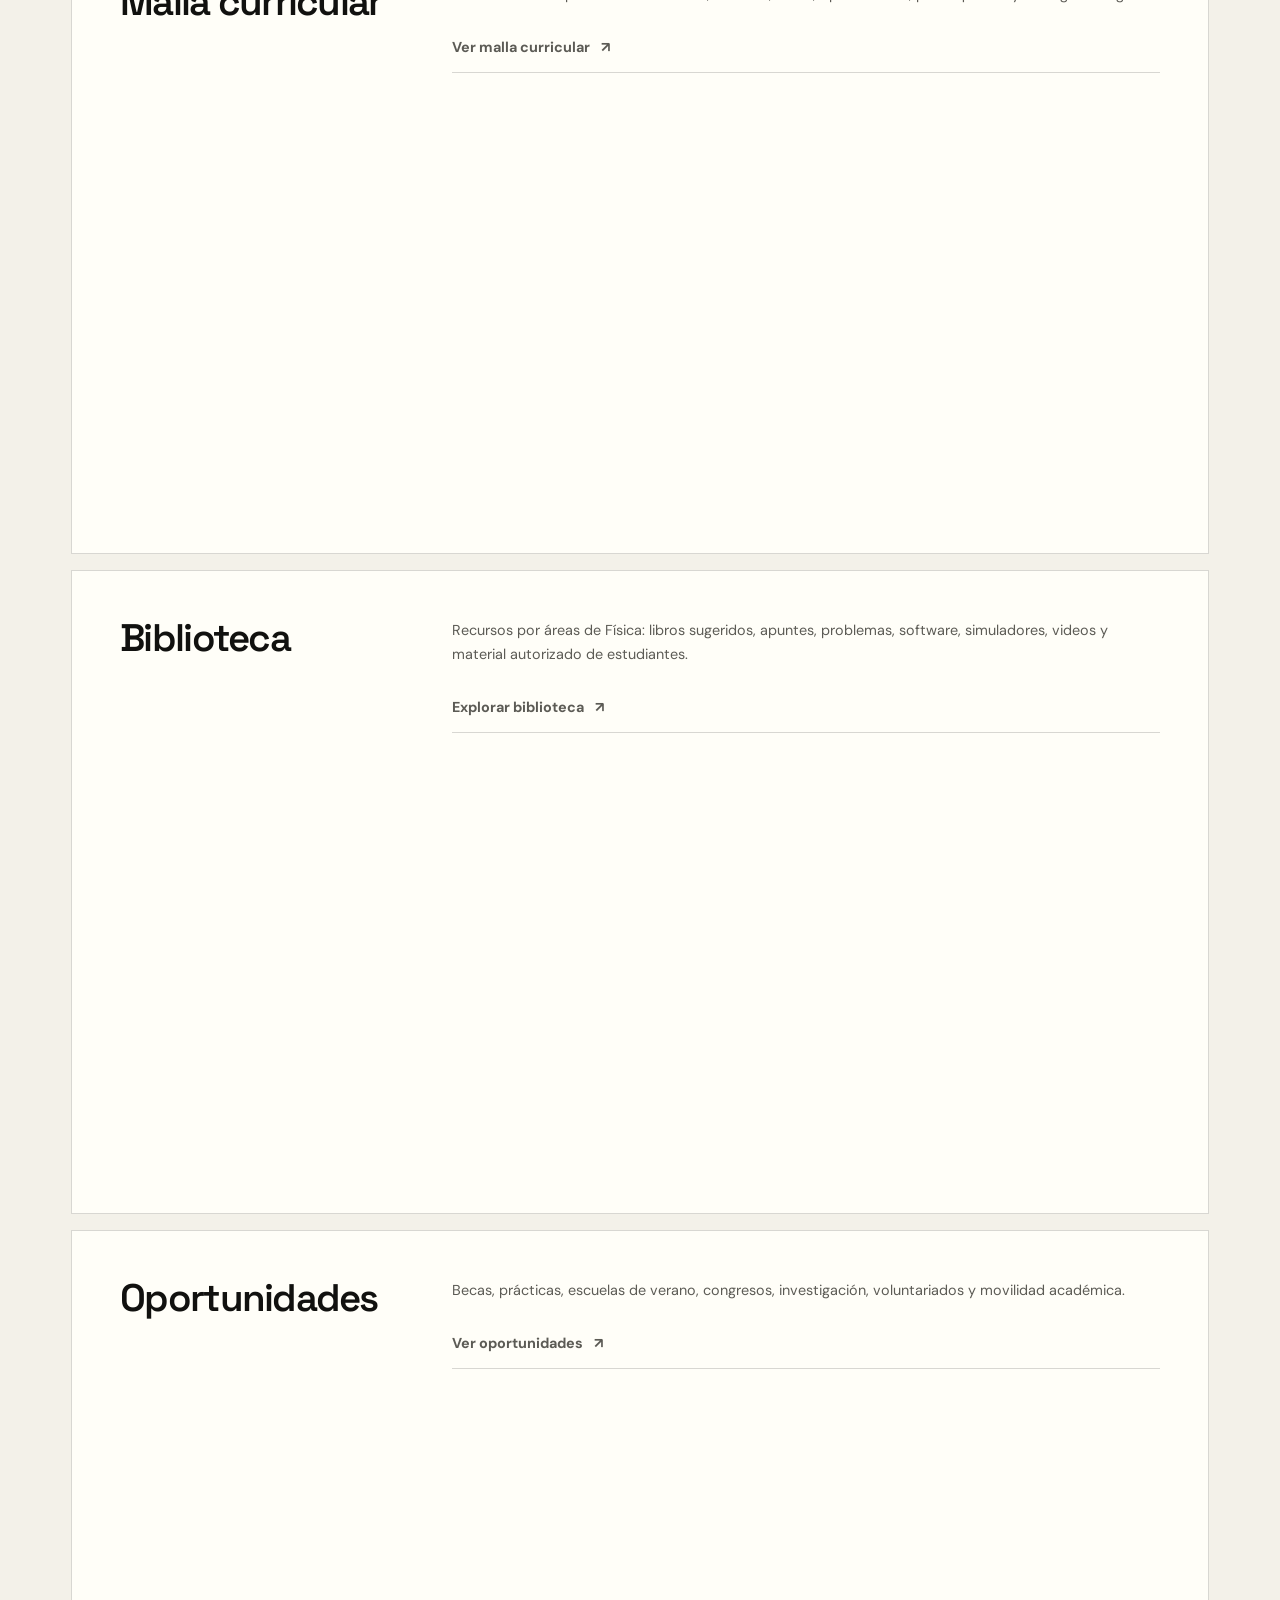
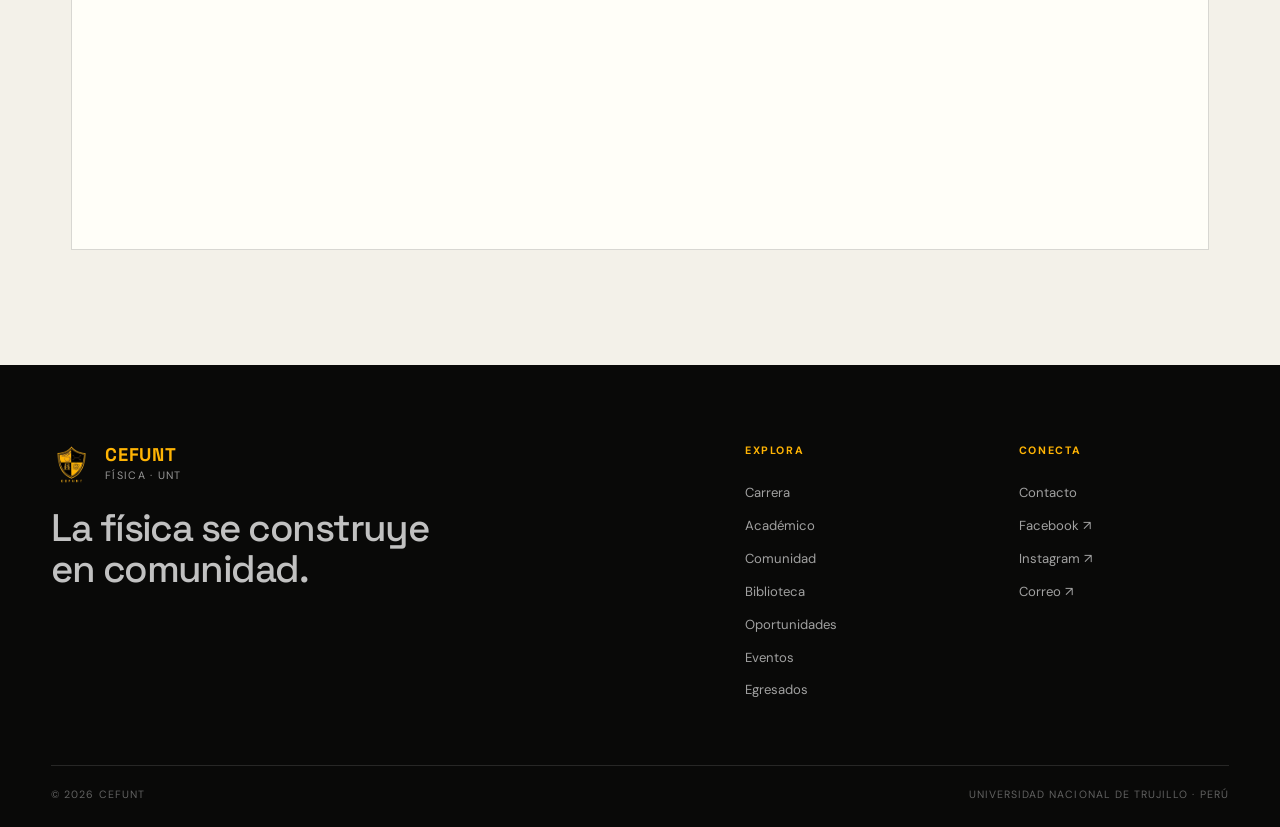
<file: recursos/index.html>
<!doctype html>
<html lang="es">
<head>
  <meta charset="utf-8">
  <meta name="viewport" content="width=device-width, initial-scale=1">
  <meta name="description" content="Recursos académicos de CEFUNT reorganizados hacia Académico y Biblioteca.">
  <title>Recursos | CEFUNT</title>
  <link rel="icon" href="/img/logo.svg" type="image/svg+xml">
  <link rel="preconnect" href="https://fonts.googleapis.com">
  <link rel="preconnect" href="https://fonts.gstatic.com" crossorigin>
  <link href="https://fonts.googleapis.com/css2?family=DM+Sans:wght@400;500;600;700&family=Space+Grotesk:wght@500;600;700&display=swap" rel="stylesheet">
  <link rel="stylesheet" href="/styles/styles.css">

  <link rel="canonical" href="https://cefunt.lat/recursos/">
  <meta property="og:type" content="website">
  <meta property="og:site_name" content="CEFUNT">
  <meta property="og:title" content="Recursos | CEFUNT">
  <meta property="og:description" content="Recursos académicos de CEFUNT reorganizados hacia Académico y Biblioteca.">
  <meta property="og:url" content="https://cefunt.lat/recursos/">
  <meta property="og:image" content="https://cefunt.lat/img/logo.svg">
  <meta name="twitter:card" content="summary">
</head>
<body>
  <a class="skip-link" href="#contenido">Saltar al contenido</a>
  <header class="site-header">
    <a class="brand" href="/" aria-label="CEFUNT, inicio">
      <img src="/img/logo.svg" alt="">
      <span class="brand-copy"><strong>CEFUNT</strong><small>Física · UNT</small></span>
    </a>
    <button class="hamburguesa" id="hamburguesa" type="button" aria-label="Abrir menú" aria-expanded="false" aria-controls="nav-links">
      <span></span><span></span><span></span>
    </button>
    <nav aria-label="Navegación principal">
      <ul id="nav-links">
        <li><a href="/">Inicio</a></li>
        <li><a href="/carrera/">Carrera</a></li>
        <li><a href="/academico/">Académico</a></li>
        <li><a href="/comunidad/">Comunidad</a></li>
        <li><a href="/biblioteca/">Biblioteca</a></li>
        <li><a href="/oportunidades/">Oportunidades</a></li>
        <li><a href="/eventos/">Eventos</a></li>
      </ul>
    </nav>
  </header>

  <main id="contenido">
    <section class="hero">
      <h1>Recursos</h1>
    </section>

    <section class="page-intro section-pad">
      <div class="section-index">01</div>
      <div class="intro-heading reveal">
        <p class="eyebrow dark"><span></span> Ruta actualizada</p>
        <h2>Los recursos ahora viven mejor organizados.</h2>
      </div>
      <div class="intro-copy reveal" data-delay="1">
        <p>Esta página se conserva para no romper enlaces existentes. La información de sílabos, malla, tesis, prácticas y trámites está ahora en Académico; los materiales de estudio están en Biblioteca.</p>
      </div>
    </section>

    <section class="recursos">
      <section class="seccion-recursos">
        <div class="contenedor-tarjetas">
          <a class="tarjeta-recurso" href="/academico/">
            <h3>Académico</h3>
            <p>Sílabos, horarios, calendario académico, tesis, prácticas preprofesionales y trámites frecuentes.</p>
            <p class="link-recurso">Entrar al hub académico <span aria-hidden="true">↗</span></p>
          </a>

          <a class="tarjeta-recurso" href="/carrera/#malla">
            <h3>Malla curricular</h3>
            <p>Vista interactiva por ciclos con cursos, créditos, horas, tipo de curso, prerrequisitos y bibliografía sugerida.</p>
            <p class="link-recurso">Ver malla curricular <span aria-hidden="true">↗</span></p>
          </a>

          <a class="tarjeta-recurso" href="/biblioteca/">
            <h3>Biblioteca</h3>
            <p>Recursos por áreas de Física: libros sugeridos, apuntes, problemas, software, simuladores, videos y material autorizado de estudiantes.</p>
            <p class="link-recurso">Explorar biblioteca <span aria-hidden="true">↗</span></p>
          </a>

          <a class="tarjeta-recurso" href="/oportunidades/">
            <h3>Oportunidades</h3>
            <p>Becas, prácticas, escuelas de verano, congresos, investigación, voluntariados y movilidad académica.</p>
            <p class="link-recurso">Ver oportunidades <span aria-hidden="true">↗</span></p>
          </a>
        </div>
      </section>
    </section>
  </main>

  <footer class="site-footer">
    <div class="footer-main">
      <div><a class="brand footer-brand" href="/"><img src="/img/logo.svg" alt=""><span class="brand-copy"><strong>CEFUNT</strong><small>Física · UNT</small></span></a><p>La física se construye<br>en comunidad.</p></div>
      <div class="footer-nav"><h3>Explora</h3><a href="/carrera/">Carrera</a><a href="/academico/">Académico</a><a href="/comunidad/">Comunidad</a><a href="/biblioteca/">Biblioteca</a><a href="/oportunidades/">Oportunidades</a><a href="/eventos/">Eventos</a><a href="/egresados/">Egresados</a></div>
      <div class="footer-nav"><h3>Conecta</h3><a href="/contacto/">Contacto</a><a href="https://www.facebook.com/CEFUNT" target="_blank" rel="noopener">Facebook ↗</a><a href="https://www.instagram.com/c.e.f.u.n.t/" target="_blank" rel="noopener">Instagram ↗</a><a href="mailto:cefunt@unitru.edu.pe">Correo ↗</a></div>
    </div>
    <div class="footer-bottom"><span>© <span data-year>2026</span> CEFUNT</span><span>Universidad Nacional de Trujillo · Perú</span></div>
  </footer>
  <script src="/js/script.js"></script>
</body>
</html>
</file>
<file: styles/biblioest.css>
:root{--yellow:#ffb404;--ink:#11110f;--paper:#f3f1e9;--white:#fffef8;--line:rgba(17,17,15,.16);--display:"Space Grotesk",sans-serif;--body:"DM Sans",sans-serif;--pad:clamp(1.2rem,5vw,5rem)}
*{box-sizing:border-box;margin:0;padding:0}body{background:var(--paper);color:var(--ink);font-family:var(--body);line-height:1.6}a{color:inherit;text-decoration:none}img{display:block;max-width:100%}::selection{background:var(--yellow)}
.library-nav{height:82px;background:var(--ink);color:white;padding:0 var(--pad);display:flex;align-items:center;justify-content:space-between}.library-brand{display:grid;grid-template-columns:42px auto;column-gap:.75rem;align-items:center}.library-brand img{width:42px;height:42px;grid-row:1/3}.library-brand strong{color:var(--yellow);font:700 1.1rem/1 var(--display)}.library-brand span{font-size:.62rem;color:#888;letter-spacing:.12em;text-transform:uppercase}.back-link{font-size:.78rem;font-weight:700;display:flex;gap:.7rem}.back-link:hover{color:var(--yellow)}
.library-hero{min-height:620px;padding:clamp(5rem,10vw,9rem) var(--pad);background:var(--ink);color:white;position:relative;overflow:hidden}.library-hero h1{font:600 clamp(4rem,10vw,9.5rem)/.82 var(--display);letter-spacing:-.075em;position:relative}.library-hero h1 em{font-style:normal;color:var(--yellow)}.eyebrow{color:var(--yellow);font-size:.68rem;font-weight:700;letter-spacing:.15em;text-transform:uppercase;margin-bottom:1.5rem}.eyebrow.dark{color:#7b5700}.lead{max-width:540px;color:#aaa;margin:2.5rem 0 4rem;font-size:1rem}.hero-meta{display:flex;gap:2rem;color:#777;font-size:.66rem;text-transform:uppercase;letter-spacing:.12em}.orbit{position:absolute;width:650px;height:650px;border:1px solid rgba(255,180,4,.17);border-radius:50%;right:-180px;top:-240px;box-shadow:0 0 0 70px rgba(255,180,4,.025),0 0 0 140px rgba(255,180,4,.025)}
.collection{padding:clamp(5rem,9vw,9rem) var(--pad);max-width:1400px;margin:auto}.collection-head{display:grid;grid-template-columns:1fr .5fr;gap:3rem;align-items:end;border-bottom:1px solid var(--line);padding-bottom:2.5rem;margin-bottom:2.5rem}.collection-head h2{font:600 clamp(2.8rem,6vw,6rem)/.9 var(--display);letter-spacing:-.06em}.collection-head>p{color:#666;max-width:390px;font-size:.9rem}.books-grid{display:grid;grid-template-columns:repeat(3,1fr);gap:1rem}.book-card{border:1px solid var(--line);background:var(--white);padding:1rem}.book-cover{height:430px;background:#e8e6de;padding:2rem;position:relative;display:grid;place-items:center}.book-cover img{height:100%;width:100%;object-fit:contain;filter:drop-shadow(0 14px 12px rgba(0,0,0,.16))}.book-cover>span{position:absolute;right:1rem;top:1rem;background:var(--yellow);padding:.35rem .55rem;font-size:.65rem;font-weight:700}.book-info{padding:1.5rem .5rem .4rem}.book-type{color:#8a6710!important;font-size:.62rem!important;text-transform:uppercase;letter-spacing:.12em;font-weight:700}.book-info h3{font:600 1.6rem/1.1 var(--display);letter-spacing:-.035em;margin:.55rem 0}.book-info>p{color:#777;font-size:.82rem}.book-info a{display:flex;justify-content:space-between;border-top:1px solid var(--line);padding-top:1rem;margin-top:1.3rem;font-size:.78rem;font-weight:700}.book-info a:hover{color:#7b5700}.coming-card{background:var(--yellow);padding:2rem;display:flex;flex-direction:column;justify-content:flex-end;min-height:560px}.coming-card>span{font-size:.63rem;text-transform:uppercase;letter-spacing:.14em}.coming-card h3{font:600 clamp(2.5rem,5vw,5rem)/1 var(--display);letter-spacing:-.06em;margin:.6rem 0}.coming-card p{font-size:.85rem;max-width:300px}.coming-card a{font-size:.78rem;font-weight:700;margin-top:2rem;border-bottom:1px solid;padding-bottom:.3rem;align-self:flex-start}
footer{background:#090908;color:#777;padding:1.4rem var(--pad);display:flex;justify-content:space-between;font-size:.63rem;text-transform:uppercase;letter-spacing:.11em}
@media(max-width:900px){.books-grid{grid-template-columns:repeat(2,1fr)}.coming-card{grid-column:1/-1;min-height:330px}.collection-head{grid-template-columns:1fr}.library-hero{min-height:560px}}
@media(max-width:600px){.library-nav{height:72px}.library-brand span{display:none}.back-link{font-size:.7rem}.library-hero{min-height:520px}.library-hero h1{font-size:clamp(3.5rem,17vw,6rem)}.hero-meta{flex-direction:column;gap:.4rem}.books-grid{grid-template-columns:1fr}.book-cover{height:390px}.coming-card{grid-column:auto}footer{flex-direction:column;gap:.5rem}}
</file>
<file: styles/styles.css>
:root {
  --yellow: #ffb404;
  --yellow-2: #ffd15c;
  --ink: #11110f;
  --ink-2: #1b1b18;
  --paper: #f3f1e9;
  --white: #fffef8;
  --muted: #77766f;
  --line: rgba(17,17,15,.16);
  --display: "Space Grotesk", "Segoe UI", sans-serif;
  --body: "DM Sans", "Segoe UI", sans-serif;
  --max: 1240px;
  --pad: clamp(1.25rem, 4vw, 4.5rem);
}

* { box-sizing: border-box; margin: 0; padding: 0; }
html { scroll-behavior: smooth; }
body { min-height: 100vh; overflow-x: hidden; background: var(--paper); color: var(--ink); font-family: var(--body); line-height: 1.65; -webkit-font-smoothing: antialiased; }
img { display: block; max-width: 100%; }
a { color: inherit; text-decoration: none; }
button { font: inherit; }
::selection { background: var(--yellow); color: var(--ink); }
:focus-visible { outline: 3px solid var(--yellow); outline-offset: 4px; }
.skip-link { position: fixed; top: .75rem; left: .75rem; z-index: 9999; transform: translateY(-150%); background: var(--white); padding: .65rem 1rem; font-weight: 700; }
.skip-link:focus { transform: none; }

/* Header */
.site-header, body > header { height: 84px; padding: 0 var(--pad); display: flex; align-items: center; justify-content: space-between; gap: 2rem; background: var(--ink); color: var(--white); position: relative; z-index: 100; border-bottom: 1px solid rgba(255,255,255,.14); }
.site-header { position: sticky; top: 0; }
.brand, body > header .logo { display: inline-flex; align-items: center; gap: .75rem; flex: 0 0 auto; }
.brand img, body > header .logo img { width: 42px; height: 42px; object-fit: contain; }
.brand-copy { display: grid; line-height: 1; }
.brand-copy strong, body > header .logo span { color: var(--yellow); font: 700 1.15rem/1 var(--display); letter-spacing: .04em; }
.brand-copy small { color: rgba(255,255,255,.58); font-size: .67rem; letter-spacing: .12em; text-transform: uppercase; margin-top: .35rem; }
body > header .logo span { font-size: 1.35rem; }
nav ul { list-style: none; display: flex; align-items: center; gap: clamp(.8rem, 2vw, 2rem); }
nav a { color: rgba(255,255,255,.68); font-size: .83rem; font-weight: 600; letter-spacing: .02em; position: relative; transition: color .2s ease; }
nav a:hover, nav a.activo { color: var(--white); }
nav a.activo::after { content: ""; position: absolute; height: 2px; background: var(--yellow); left: 0; right: 0; bottom: -.7rem; }
nav a.nav-cta { padding: .72rem 1.05rem; border: 1px solid rgba(255,255,255,.28); color: var(--white); }
nav a.nav-cta::after { display: none; }
nav a.nav-cta:hover { border-color: var(--yellow); color: var(--yellow); }
.hamburguesa { display: none; width: 43px; height: 43px; border: 1px solid rgba(255,255,255,.25); background: transparent; align-items: center; justify-content: center; flex-direction: column; gap: 5px; cursor: pointer; z-index: 103; order: 3; }
.hamburguesa span { width: 19px; height: 1.5px; background: var(--white); transition: transform .25s, opacity .25s; }
.hamburguesa.is-open span:first-child { transform: translateY(6.5px) rotate(45deg); }
.hamburguesa.is-open span:nth-child(2) { opacity: 0; }
.hamburguesa.is-open span:last-child { transform: translateY(-6.5px) rotate(-45deg); }

/* Reusable */
.section-pad { padding: clamp(5rem, 9vw, 9rem) var(--pad); }
.eyebrow { display: flex; align-items: center; gap: .7rem; color: var(--yellow); font-size: .72rem; font-weight: 700; letter-spacing: .13em; text-transform: uppercase; margin-bottom: 1.5rem; }
.eyebrow span { width: 28px; height: 1px; background: currentColor; }
.eyebrow.dark { color: #7b5700; }
.text-link { display: inline-flex; gap: .75rem; align-items: center; color: var(--white); font-size: .84rem; font-weight: 700; border-bottom: 1px solid currentColor; padding-bottom: .25rem; }
.text-link.dark { color: var(--ink); }
.button { display: inline-flex; align-items: center; justify-content: center; gap: 1.5rem; min-height: 52px; padding: .8rem 1.25rem; font-size: .82rem; font-weight: 700; transition: transform .2s, background .2s; }
.button:hover { transform: translateY(-2px); }
.button-primary { background: var(--yellow); color: var(--ink); }
.reveal { opacity: 0; transform: translateY(24px); transition: opacity .7s ease, transform .7s ease; }
.reveal[data-delay="1"] { transition-delay: .12s; }
.reveal[data-delay="2"] { transition-delay: .24s; }
.reveal.is-visible { opacity: 1; transform: none; }

/* Home hero */
.home-hero { min-height: calc(100vh - 84px); background: var(--ink); color: var(--white); padding: clamp(4rem, 8vw, 7.5rem) var(--pad) 0; display: grid; grid-template-columns: minmax(0,1.04fr) minmax(360px,.96fr); gap: clamp(2rem, 7vw, 7rem); position: relative; overflow: hidden; }
.home-hero::before { content: ""; position: absolute; width: 42vw; height: 42vw; left: -25vw; bottom: -22vw; border: 1px solid rgba(255,180,4,.16); border-radius: 50%; box-shadow: 0 0 0 5vw rgba(255,180,4,.025), 0 0 0 10vw rgba(255,180,4,.025); }
.home-hero-copy { align-self: center; position: relative; z-index: 2; padding-bottom: 5rem; }
.home-hero h1 { font: 600 clamp(3.5rem, 7.3vw, 7.8rem)/.91 var(--display); letter-spacing: -.065em; max-width: 10ch; }
.home-hero h1 em { color: var(--yellow); font-style: normal; }
.hero-lead { color: rgba(255,255,255,.6); max-width: 540px; font-size: clamp(1rem, 1.35vw, 1.25rem); margin-top: 2rem; }
.hero-actions { display: flex; gap: 2rem; align-items: center; margin-top: 2.5rem; }
.hero-visual { position: relative; min-height: 600px; align-self: end; }
.hero-photo-main { position: absolute; inset: 0 0 0 8%; overflow: hidden; clip-path: polygon(13% 0,100% 0,100% 100%,0 100%,0 14%); }
.hero-photo-main::after { content: ""; position: absolute; inset: 0; background: linear-gradient(180deg,transparent 65%,rgba(0,0,0,.5)); }
.hero-photo-main img { width: 100%; height: 100%; object-fit: cover; filter: saturate(.78) contrast(1.05); }
.hero-photo-small { position: absolute; width: 42%; aspect-ratio: 1; left: -5%; bottom: 4%; border: 8px solid var(--ink); overflow: hidden; }
.hero-photo-small img { width: 100%; height: 100%; object-fit: cover; }
.hero-badge { position: absolute; right: -1rem; top: 13%; width: 105px; aspect-ratio: 1; border-radius: 50%; background: var(--yellow); color: var(--ink); display: grid; place-content: center; text-align: center; transform: rotate(8deg); }
.hero-badge strong { text-transform: uppercase; font-size: .57rem; letter-spacing: .15em; }
.hero-badge span { font: 700 1.55rem/1.1 var(--display); }
.hero-orbit { position: absolute; right: -8rem; top: -8rem; width: 28rem; aspect-ratio: 1; border: 1px solid rgba(255,180,4,.15); border-radius: 50%; }
.hero-orbit span { position: absolute; width: 8px; aspect-ratio: 1; border-radius: 50%; background: var(--yellow); }
.hero-orbit span:first-child { top: 50%; left: -4px; }.hero-orbit span:nth-child(2){left:50%;bottom:-4px}.hero-orbit span:last-child{right:9%;top:20%}
.hero-ticker { grid-column: 1/-1; margin-inline: calc(var(--pad) * -1); min-height: 58px; padding: .7rem var(--pad); display: flex; align-items: center; justify-content: space-around; gap: 1.5rem; white-space: nowrap; overflow: hidden; background: var(--yellow); color: var(--ink); font-size: .67rem; font-weight: 700; letter-spacing: .13em; text-transform: uppercase; }
.hero-ticker i { font-style: normal; }

/* Home content */
.intro-section { max-width: var(--max); margin: auto; display: grid; grid-template-columns: 60px minmax(0,1.4fr) minmax(260px,.6fr); gap: clamp(2rem,5vw,6rem); align-items: end; }
.section-index { align-self: start; font: 600 .75rem var(--display); color: var(--muted); border-top: 1px solid var(--line); padding-top: .75rem; }
.intro-heading h2, .news-head h2 { font: 600 clamp(2.6rem,5vw,5.1rem)/.98 var(--display); letter-spacing: -.055em; }
.intro-copy p { color: #52514c; font-size: 1.03rem; margin-bottom: 2rem; }
.photo-strip { display: grid; grid-template-columns: 1.1fr .7fr 1fr; gap: .6rem; padding: 0 var(--pad); height: clamp(320px,48vw,630px); }
.photo-strip figure { overflow: hidden; }.photo-strip figure:nth-child(2){margin-top:4rem;margin-bottom:4rem}
.photo-strip img { width: 100%; height: 100%; object-fit: cover; filter: saturate(.8); transition: transform .8s; }
.photo-strip figure:hover img { transform: scale(1.025); }
.about-section { background: var(--ink); color: var(--white); display: grid; grid-template-columns: minmax(280px,.85fr) minmax(360px,1.15fr); gap: clamp(3rem,8vw,8rem); align-items: center; }
.about-image { max-width: 550px; justify-self: end; }
.about-image img { width: 100%; height: min(650px,70vw); object-fit: cover; object-position: 50% 25%; filter: grayscale(.2) saturate(.8); }
.image-caption { display: flex; justify-content: space-between; color: rgba(255,255,255,.46); font-size: .67rem; letter-spacing: .1em; text-transform: uppercase; padding-top: .75rem; }
.about-content { max-width: 680px; }
.about-content h2 { font: 600 clamp(2.4rem,4.4vw,4.8rem)/1 var(--display); letter-spacing: -.055em; }
.about-content > p:not(.eyebrow) { color: rgba(255,255,255,.6); max-width: 620px; margin-top: 2rem; }
.about-content strong { color: var(--white); }
.stat-row { display: grid; grid-template-columns: repeat(3,1fr); border-top: 1px solid rgba(255,255,255,.16); border-bottom: 1px solid rgba(255,255,255,.16); margin: 2.8rem 0; }
.stat-row div { padding: 1.25rem .5rem 1.25rem 0; display: grid; }.stat-row div+div{padding-left:1rem;border-left:1px solid rgba(255,255,255,.16)}
.stat-row strong { color: var(--yellow); font: 600 1.8rem var(--display); }.stat-row span{font-size:.68rem;color:rgba(255,255,255,.48)}
.document-list a { display: grid; grid-template-columns: 32px 1fr auto; gap: 1rem; align-items: center; padding: 1rem 0; border-bottom: 1px solid rgba(255,255,255,.14); transition: color .2s,padding .2s; }
.document-list a:hover { color: var(--yellow); padding-left: .4rem; }.document-list span{color:rgba(255,255,255,.35);font-size:.65rem}.document-list strong{font-size:.85rem}.document-list i{font-style:normal}
.pathways-section { background: var(--yellow); }
.pathways-head { max-width: var(--max); margin: 0 auto 3.5rem; }.pathways-head .eyebrow{color:#735000}.pathways-head h2{font:600 clamp(3rem,6vw,6rem)/.95 var(--display);letter-spacing:-.06em}
.pathways-grid { max-width: var(--max); margin: auto; display: grid; grid-template-columns: repeat(2,1fr); border-top: 1px solid rgba(17,17,15,.35); border-left: 1px solid rgba(17,17,15,.35); }
.path-card { min-height: 235px; display: grid; grid-template-columns: 44px 1fr auto; gap: 1.3rem; padding: clamp(1.5rem,3vw,2.5rem); border-right: 1px solid rgba(17,17,15,.35); border-bottom: 1px solid rgba(17,17,15,.35); transition: background .25s,color .25s; }
.path-card:hover { background: var(--ink); color: var(--white); }.path-number{font-size:.67rem;color:currentColor;opacity:.55}.path-card h3{font:600 clamp(1.7rem,3vw,2.7rem) var(--display);letter-spacing:-.04em}.path-card p{max-width:360px;margin-top:.8rem;font-size:.87rem;opacity:.65}.path-card i{font-style:normal;font-size:1.3rem}
.news-section { max-width: var(--max); margin: auto; }
.news-head { display: grid; grid-template-columns: 1fr .45fr; gap: 4rem; align-items: end; margin-bottom: 3rem; }.news-head>p{color:var(--muted);font-size:.9rem;max-width:380px}
.news-grid { display: grid; grid-template-columns: repeat(3,1fr); gap: 1rem; }
.news-card { position: relative; aspect-ratio: .74; border: 0; background: #ddd; overflow: hidden; cursor: zoom-in; text-align: left; }
.news-card img { width: 100%; height: 100%; object-fit: cover; transition: transform .5s,filter .5s; }.news-card:hover img{transform:scale(1.025);filter:brightness(.72)}
.news-card span { position: absolute; left: 0; right: 0; bottom: 0; padding: 1rem; display: flex; justify-content: space-between; background: linear-gradient(transparent,rgba(0,0,0,.82)); color: var(--white); font-size:.72rem;font-weight:700;text-transform:uppercase;letter-spacing:.1em}.news-card i{font-style:normal;color:var(--yellow)}
.links-section { background: var(--ink-2); color: var(--white); display: grid; grid-template-columns: .7fr 1.3fr; gap: clamp(3rem,8vw,9rem); }
.links-title h2 { font: 600 clamp(2.6rem,4.5vw,5rem)/.98 var(--display); letter-spacing: -.055em; }
.links-columns { display: grid; grid-template-columns: repeat(2,1fr); gap: 3rem; }.links-columns h3{color:rgba(255,255,255,.35);font-size:.68rem;letter-spacing:.14em;text-transform:uppercase;margin-bottom:1.5rem}.links-columns a{display:flex;justify-content:space-between;gap:1rem;padding:1rem 0;border-bottom:1px solid rgba(255,255,255,.14);font-size:.85rem}.links-columns a:hover{color:var(--yellow)}

/* Footer */
.site-footer, body > footer { background: #090908; color: var(--white); padding: clamp(3rem,6vw,5rem) var(--pad) 1.5rem; }
.footer-main { max-width: var(--max); margin: auto; display: grid; grid-template-columns: 1.5fr .5fr .5fr; gap: 4rem; }.footer-brand{margin-bottom:1.5rem}.footer-main>div>p{font:500 clamp(1.7rem,3vw,3rem)/1.05 var(--display);color:rgba(255,255,255,.75);letter-spacing:-.04em}.footer-nav{display:flex;flex-direction:column;align-items:flex-start;gap:.7rem}.footer-nav h3{color:var(--yellow);font-size:.67rem;text-transform:uppercase;letter-spacing:.15em;margin-bottom:.7rem}.footer-nav a{font-size:.82rem;color:rgba(255,255,255,.62)}.footer-nav a:hover{color:var(--white)}
.footer-bottom { max-width: var(--max); margin: 4rem auto 0; border-top: 1px solid rgba(255,255,255,.12); padding-top: 1.25rem; display:flex;justify-content:space-between;color:rgba(255,255,255,.36);font-size:.66rem;text-transform:uppercase;letter-spacing:.1em}
body > footer:not(.site-footer) { text-align:center; font-size:.75rem; color:rgba(255,255,255,.55); padding:1.5rem var(--pad); }
.lightbox { width:min(850px,92vw);height:min(90vh,950px);margin:auto;border:0;background:transparent;overflow:visible}.lightbox::backdrop{background:rgba(0,0,0,.88);backdrop-filter:blur(8px)}.lightbox img{width:100%;height:100%;object-fit:contain}.lightbox-close{position:absolute;right:-.5rem;top:-2.8rem;color:white;background:transparent;border:0;font-size:2rem;cursor:pointer}

/* Shared interior page hero */
body:not(:has(.home-hero)) { background: var(--paper); }
body:not(:has(.home-hero)) > main:first-of-type > .hero, body:not(:has(.home-hero)) > main:first-of-type .hero { min-height: 360px; padding: 4rem var(--pad); background: var(--yellow); color: var(--ink); display:flex;align-items:flex-end;position:relative;overflow:hidden; }
body:not(:has(.home-hero)) .hero::before { content:"CEFUNT / UNT"; position:absolute;right:var(--pad);top:2rem;font-size:.65rem;font-weight:700;letter-spacing:.16em; }
body:not(:has(.home-hero)) .hero::after { content:"";position:absolute;width:340px;height:340px;border:1px solid rgba(17,17,15,.25);border-radius:50%;right:-90px;bottom:-230px;box-shadow:0 0 0 45px rgba(17,17,15,.035),0 0 0 90px rgba(17,17,15,.035)}
body:not(:has(.home-hero)) .hero h1 { font: 600 clamp(3.8rem,9vw,8.5rem)/.85 var(--display); letter-spacing:-.07em; position:relative;z-index:1; }
.franja-negra,.franja-blanca { display:none; }

/* Legacy community transformed */
main.comunidad { max-width:var(--max);margin:auto;padding:clamp(4rem,7vw,7rem) var(--pad);display:grid;gap:1rem; }
main.comunidad>.tarjeta { padding:clamp(1.6rem,4vw,3rem);min-height:180px;border:1px solid var(--line);display:grid;grid-template-columns:.45fr 1fr;gap:2rem;align-content:center;cursor:pointer;position:relative;background:var(--white)!important;transition:background .2s,color .2s; }
main.comunidad>.tarjeta::after{content:"+";position:absolute;right:2rem;top:50%;transform:translateY(-50%);font:400 2rem var(--display)}
main.comunidad>.tarjeta.is-expanded::after{content:"−"}main.comunidad>.tarjeta:hover{background:var(--yellow)!important}
main.comunidad>.tarjeta h2{font:600 clamp(1.7rem,3vw,3rem)/1 var(--display);letter-spacing:-.04em}main.comunidad>.tarjeta p{grid-column:2;color:#666;max-width:700px;font-size:.9rem;padding-right:3rem}main.comunidad>.tarjeta h2+p{align-self:end}
.subsubseccion{padding:3rem 0 5rem}.subsubseccion>h3{font:600 2.5rem var(--display);margin-bottom:2rem}.junta-container{display:grid;grid-template-columns:repeat(3,1fr);gap:1rem}.tarjeta-directivo{background:var(--ink);color:var(--white);padding:1rem}.foto-directivo{width:100%;height:300px;object-fit:cover;object-position:50% 25%;filter:grayscale(1);transition:filter .3s}.tarjeta-directivo:hover .foto-directivo{filter:grayscale(0)}.info-directivo{padding:1.2rem .4rem .5rem}.info-directivo h3{color:var(--yellow);font-size:.66rem;text-transform:uppercase;letter-spacing:.12em}.info-directivo .nombre{font:600 1.25rem/1.2 var(--display);margin:.6rem 0}.correo-link{font-size:.68rem;color:rgba(255,255,255,.52);word-break:break-all}
.club-container{display:grid;gap:1rem}.tarjeta-club{display:grid;grid-template-columns:180px 1fr;gap:2rem;padding:2rem;background:var(--white);border:1px solid var(--line);align-items:center}.logo-club{width:160px;height:160px;object-fit:contain}.info-club h4{font:600 1.8rem var(--display);letter-spacing:-.03em;margin-bottom:.7rem}.info-club p,.info-iaps p{color:#5f5e58;font-size:.9rem}.tarjeta-iaps{background:var(--white);border:1px solid var(--line);padding:clamp(1.5rem,4vw,3rem)}.logo-iaps{width:min(450px,100%);margin-bottom:2rem}.info-iaps h4{font:600 2rem var(--display);margin-bottom:1rem}.tarjeta-persona{display:flex;gap:1.5rem;align-items:center;background:var(--paper);padding:1rem;margin:2rem 0}.foto-persona{width:100px;height:100px;object-fit:cover;border-radius:50%}.info-persona h5{font:600 1.2rem var(--display)}

/* Legacy cards / resources */
main.recursos { max-width:var(--max);margin:auto;padding:clamp(4rem,7vw,7rem) var(--pad); }
.contenedor-tarjetas{display:grid;gap:1rem}.tarjeta-recurso{background:var(--white);border:1px solid var(--line);padding:clamp(1.5rem,4vw,3rem);display:grid;grid-template-columns:minmax(190px,.4fr) 1fr;gap:1rem 3rem}.tarjeta-recurso h3{grid-row:1/30;font:600 clamp(1.8rem,3vw,3rem)/1 var(--display);letter-spacing:-.045em}.tarjeta-recurso p,.tarjeta-recurso li{color:#5c5b55;font-size:.9rem}.tarjeta-recurso ul{list-style:none;display:grid;gap:.5rem}.link-pdf,.link-recurso{color:#865f00;font-weight:700;display:flex;align-items:center;gap:.7rem;padding:.8rem 0;border-bottom:1px solid var(--line)}.link-pdf:hover,.link-recurso:hover{color:var(--ink)}.icono-pdf,.icono-recurso{width:22px!important;height:22px!important;object-fit:contain;flex:0 0 auto}

/* Legacy library */
main.biblioteca{background:var(--ink);color:var(--white);padding:clamp(4rem,7vw,7rem) var(--pad)}main.biblioteca>p{max-width:var(--max);margin:0 auto 3rem;color:rgba(255,255,255,.58);font-size:1.1rem}.biblioteca .subseccion{max-width:var(--max);margin:0 auto 1rem;padding:clamp(1.5rem,4vw,3rem);border:1px solid rgba(255,255,255,.15)}.biblioteca-hero{height:clamp(300px,48vw,580px);background:url("../img/biblioteca.jpg") center/cover;margin-bottom:3rem}.biblioteca .subseccion h2{font:600 clamp(2rem,4vw,4rem) var(--display);letter-spacing:-.05em}.biblioteca .subseccion h3{font:600 clamp(1.3rem,2vw,2rem) var(--display);color:var(--yellow);margin:2rem 0 .5rem}.biblioteca .subseccion p{color:rgba(255,255,255,.58)}.btn-donar{display:inline-block;background:var(--yellow);color:var(--ink);font-weight:700;padding:.85rem 1.3rem;margin:1rem 0}.herramientas-grid{display:grid;grid-template-columns:repeat(4,1fr);gap:1rem;margin-top:1rem}.herramienta{background:rgba(255,255,255,.06);padding:1.2rem}.herramienta img{height:70px;width:100%;object-fit:contain;margin-bottom:1rem}.herramienta span{font-weight:700}.herramienta p{font-size:.75rem;margin-top:.5rem}.enlace-seccion{display:block}.boton-seccion{transition:background .2s}.boton-seccion:hover{background:var(--yellow);color:var(--ink)}.boton-seccion:hover p{color:#5b4100}

/* Legacy events */
.contenedor-subsecciones{max-width:var(--max);margin:auto;padding:clamp(4rem,7vw,7rem) var(--pad);display:grid;gap:1rem}.subseccion.evento{background:var(--white);border:1px solid var(--line);display:grid;grid-template-columns:minmax(220px,.65fr) 1.35fr;gap:clamp(1.5rem,4vw,4rem);padding:1rem;align-items:center}.evento-imagen img{width:100%;height:320px;object-fit:cover}.evento-texto{padding:1rem 2rem 1rem 0}.evento-texto h2{font:600 clamp(1.7rem,3vw,3rem)/1 var(--display);letter-spacing:-.045em;margin-bottom:1rem}.evento-texto p{color:#5e5d57;font-size:.9rem}

/* Legacy contact */
.contenido{max-width:var(--max);margin:auto;padding:clamp(4rem,8vw,8rem) var(--pad)}.contenido>.subseccion{max-width:900px;margin:auto;text-align:center}.contenido>.subseccion>p{font:500 clamp(1.5rem,3vw,2.5rem)/1.2 var(--display);letter-spacing:-.03em}.tarjeta-contacto{margin-top:3rem;display:grid;grid-template-columns:repeat(3,1fr);border:1px solid var(--line)}.contacto-item a{min-height:200px;display:grid;place-content:center;gap:1rem;border-right:1px solid var(--line);font-weight:700;transition:background .2s}.contacto-item:last-child a{border-right:0}.contacto-item a:hover{background:var(--yellow)}.icono-red{width:54px;height:54px;object-fit:contain;margin:auto}

/* Legacy carousel if present */
.carrusel-container{position:relative;max-width:900px;margin:2rem auto;overflow:hidden;background:#000}.carrusel{position:relative;display:flex}.slide{display:none;min-width:100%}.slide.active{display:block}.slide img{width:100%;height:min(550px,65vw);object-fit:cover}.btn.prev,.btn.next{position:absolute;top:50%;transform:translateY(-50%);z-index:3;width:44px;height:44px;border:0;background:var(--yellow);cursor:pointer;font-size:1.5rem}.btn.prev{left:1rem}.btn.next{right:1rem}.dots{position:absolute;left:50%;bottom:1rem;transform:translateX(-50%);display:flex;gap:.4rem;z-index:4}.dots span{width:7px;height:7px;border-radius:50%;background:rgba(255,255,255,.5)}.dots span.active{background:var(--yellow)}

@media (max-width: 900px) {
  .site-header,body>header{height:72px}.hamburguesa{display:flex}.site-header nav ul,body>header nav ul{position:fixed;inset:0 0 0 auto;width:min(380px,100%);height:100dvh;background:var(--ink);padding:7rem 2rem 2rem;display:flex;align-items:flex-start;flex-direction:column;gap:0;transform:translateX(100%);transition:transform .3s;box-shadow:-30px 0 60px rgba(0,0,0,.3)}.site-header nav ul.active,body>header nav ul.active{transform:none}.site-header nav li,body>header nav li{width:100%;border-bottom:1px solid rgba(255,255,255,.12)}.site-header nav a,body>header nav a{display:block;padding:1rem 0;font:600 1.5rem var(--display);color:var(--white)}nav a.activo::after{display:none}nav a.nav-cta{border:0;padding:1rem 0;color:var(--yellow)}
  .home-hero{grid-template-columns:1fr;padding-top:4rem}.home-hero-copy{padding-bottom:0}.hero-visual{min-height:520px}.hero-photo-main{left:12%}.hero-ticker{margin-top:0}.intro-section{grid-template-columns:40px 1fr}.intro-copy{grid-column:2}.about-section{grid-template-columns:1fr}.about-image{justify-self:start;width:min(550px,100%)}.about-image img{height:600px}.news-head,.links-section{grid-template-columns:1fr}.junta-container{grid-template-columns:repeat(2,1fr)}.herramientas-grid{grid-template-columns:repeat(2,1fr)}
}

@media (max-width: 640px) {
  :root{--pad:1.15rem}.section-pad{padding-top:4.5rem;padding-bottom:4.5rem}.home-hero{min-height:auto;gap:2rem}.home-hero h1{font-size:clamp(3.1rem,15vw,5rem)}.hero-lead{font-size:.95rem}.hero-actions{align-items:flex-start;flex-direction:column;gap:1.2rem}.hero-visual{min-height:390px}.hero-photo-main{left:5%}.hero-photo-small{left:-2%;width:43%}.hero-badge{width:82px;right:0}.hero-ticker{justify-content:flex-start;overflow:hidden}.hero-ticker span:nth-of-type(n+3),.hero-ticker i:nth-of-type(n+3){display:none}.intro-section{grid-template-columns:1fr;gap:1.5rem}.section-index{width:40px}.intro-copy{grid-column:auto}.photo-strip{grid-template-columns:1.25fr .75fr;height:390px}.photo-strip figure:nth-child(2){margin:2rem 0}.photo-strip figure:last-child{display:none}.about-image img{height:470px}.stat-row{grid-template-columns:1fr}.stat-row div+div{border-left:0;border-top:1px solid rgba(255,255,255,.16);padding-left:0}.pathways-grid{grid-template-columns:1fr}.path-card{min-height:190px}.news-head{gap:1.5rem}.news-grid{grid-template-columns:1fr;gap:.75rem}.news-card{aspect-ratio:.78}.links-columns{grid-template-columns:1fr}.footer-main{grid-template-columns:1fr;gap:2.5rem}.footer-bottom{align-items:flex-start;flex-direction:column;gap:.5rem}
  body:not(:has(.home-hero))>main:first-of-type>.hero,body:not(:has(.home-hero))>main:first-of-type .hero{min-height:260px}.junta-container{grid-template-columns:1fr}.foto-directivo{height:370px}.club-container{gap:.75rem}.tarjeta-club{grid-template-columns:1fr}.logo-club{width:120px;height:120px}.tarjeta-recurso{grid-template-columns:1fr}.tarjeta-recurso h3{grid-row:auto}.herramientas-grid{grid-template-columns:1fr}.subseccion.evento{grid-template-columns:1fr}.evento-imagen img{height:260px}.evento-texto{padding:1rem}.tarjeta-contacto{grid-template-columns:1fr}.contacto-item a{border-right:0;border-bottom:1px solid var(--line);min-height:145px}.contacto-item:last-child a{border-bottom:0}main.comunidad>.tarjeta{grid-template-columns:1fr}main.comunidad>.tarjeta p{grid-column:auto;padding-right:2rem}.document-list a{grid-template-columns:24px 1fr auto}.slide img{height:370px}
}

@media (prefers-reduced-motion: reduce) { *,*::before,*::after{scroll-behavior:auto!important;animation:none!important;transition-duration:.01ms!important}.reveal{opacity:1;transform:none} }

/* Hub extensions */
@media (min-width: 901px) {
  .site-header nav ul { gap: clamp(.62rem, 1.15vw, 1.3rem); }
  .site-header nav a { font-size: .78rem; }
}

.notice-text, .data-note { color: var(--muted); font-size: .86rem; }
.data-note { max-width: var(--max); margin: -1.4rem auto 2rem; padding: .85rem 1rem; border: 1px solid var(--line); background: rgba(255,254,248,.5); }
.data-note.invert { color: rgba(255,255,255,.62); border-color: rgba(255,255,255,.16); background: rgba(255,255,255,.05); }
.section-more { margin-top: 2rem; }
.compact-pad { padding-top: 2rem; }

.page-intro { max-width: var(--max); margin: auto; display: grid; grid-template-columns: 60px minmax(0,1.2fr) minmax(260px,.8fr); gap: clamp(2rem,5vw,6rem); align-items: start; }
.page-intro .intro-heading h2 { font: 600 clamp(2.5rem,4.8vw,5rem)/.98 var(--display); letter-spacing: -.055em; }
.page-intro .intro-copy p + p { margin-top: 1rem; }

.split-head { max-width: var(--max); margin: 0 auto 3rem; display: grid; grid-template-columns: minmax(0,1fr) minmax(260px,.42fr); gap: clamp(2rem,5vw,5rem); align-items: end; }
.split-head h2 { font: 600 clamp(2.35rem,4.7vw,5.1rem)/.98 var(--display); letter-spacing: -.055em; }
.split-head > p { color: var(--muted); font-size: .93rem; max-width: 430px; }
.faculty-preview .split-head > p, .opportunity-preview .split-head > p, .career-fields .split-head > p, .resource-hub .split-head > p, .academic-section.dark .split-head > p { color: rgba(255,255,255,.62); }

.stat-strip { padding: 0 var(--pad) clamp(4rem,7vw,7rem); }
.stat-strip-inner { max-width: var(--max); margin: auto; display: grid; grid-template-columns: repeat(4,1fr); border-top: 1px solid var(--line); border-left: 1px solid var(--line); background: var(--white); }
.stat-strip-inner div { min-height: 140px; padding: 1.5rem; display: grid; align-content: end; border-right: 1px solid var(--line); border-bottom: 1px solid var(--line); }
.stat-strip-inner strong { color: #7b5700; font: 600 clamp(1.9rem,3vw,3.2rem)/1 var(--display); letter-spacing: -.04em; }
.stat-strip-inner span { color: var(--muted); font-size: .72rem; text-transform: uppercase; letter-spacing: .12em; }

.quick-section { background: var(--paper); }
.quick-grid { max-width: var(--max); margin: auto; display: grid; grid-template-columns: repeat(4,1fr); border-top: 1px solid var(--line); border-left: 1px solid var(--line); }
.quick-card { min-height: 168px; background: var(--white); padding: 1.25rem; display: grid; align-content: space-between; gap: 1rem; border-right: 1px solid var(--line); border-bottom: 1px solid var(--line); transition: background .2s, color .2s, transform .2s; }
.quick-card:hover { background: var(--yellow); transform: translateY(-2px); }
.quick-card span { color: #7b5700; font-size: .66rem; font-weight: 700; text-transform: uppercase; letter-spacing: .13em; }
.quick-card strong { font: 600 clamp(1.25rem,2vw,1.75rem)/1.05 var(--display); letter-spacing: -.035em; }
.quick-card i { font-style: normal; justify-self: end; }

.search-section { background: var(--ink); color: var(--white); }
.hub-search { max-width: var(--max); margin: auto; display: grid; grid-template-columns: .75fr 1fr; gap: 2rem; align-items: start; }
.hub-search h2 { font: 600 clamp(2.1rem,4vw,4.4rem)/1 var(--display); letter-spacing: -.05em; max-width: 720px; }
.search-form { display: grid; gap: .7rem; }
.search-form label, .filter-row label { font-size: .67rem; font-weight: 700; letter-spacing: .13em; text-transform: uppercase; color: var(--muted); }
.search-form input, .filter-row input, .filter-row select { width: 100%; min-height: 52px; border: 1px solid var(--line); background: var(--white); color: var(--ink); padding: .85rem 1rem; font: 600 .95rem var(--body); border-radius: 0; }
.search-section .search-form label { color: rgba(255,255,255,.5); }
.search-results { grid-column: 2; display: grid; gap: .7rem; }
.search-result { display: grid; grid-template-columns: 1fr auto; gap: 1rem; align-items: center; padding: 1rem; border: 1px solid rgba(255,255,255,.14); background: rgba(255,255,255,.05); }
.search-result h3 { font: 600 1.05rem/1.1 var(--display); color: var(--yellow); }
.search-result p { color: rgba(255,255,255,.62); font-size: .82rem; }
.search-result span { color: rgba(255,255,255,.42); font-size: .64rem; text-transform: uppercase; letter-spacing: .12em; }

.preview-section, .events-preview, .library-tools, .alumni-section { background: var(--paper); }
.faculty-preview, .opportunity-preview, .career-band, .career-fields, .resource-hub, .academic-section.dark { background: var(--ink); color: var(--white); }
.library-preview, .academic-section, .opportunities-section, .callout-section, .faculty-section, .applicants-section { background: var(--paper); }

.curriculum-preview { max-width: var(--max); margin: auto; display: grid; grid-template-columns: repeat(5,1fr); gap: .8rem; }
.preview-cycle { background: var(--white); border: 1px solid var(--line); padding: 1rem; min-height: 175px; }
.preview-cycle h3 { color: #7b5700; font: 700 .72rem var(--body); letter-spacing: .13em; text-transform: uppercase; margin-bottom: 1rem; }
.preview-cycle ul { list-style: none; display: grid; gap: .55rem; }
.preview-cycle li { color: #5f5e58; font-size: .82rem; line-height: 1.35; }

.info-grid { max-width: var(--max); margin: auto; display: grid; gap: 1rem; }
.info-grid.three { grid-template-columns: repeat(3,1fr); }
.info-grid.four { grid-template-columns: repeat(4,1fr); }
.info-card { background: var(--white); border: 1px solid var(--line); padding: clamp(1.3rem,3vw,2rem); min-height: 230px; display: flex; flex-direction: column; justify-content: flex-end; }
.career-band .info-card, .career-fields .info-card { background: rgba(255,255,255,.06); border-color: rgba(255,255,255,.15); }
.info-card span { color: #7b5700; font-size: .66rem; font-weight: 700; letter-spacing: .13em; text-transform: uppercase; margin-bottom: 1rem; }
.career-band .info-card span { color: var(--yellow); }
.info-card h3, .info-card h4 { font: 600 clamp(1.35rem,2.1vw,2rem)/1.05 var(--display); letter-spacing: -.035em; margin-bottom: .7rem; }
.info-card p { color: #5f5e58; font-size: .88rem; }
.career-band .info-card p { color: rgba(255,255,255,.62); }
.info-card .text-link { margin-top: 1.3rem; align-self: flex-start; }

.tag-grid { max-width: var(--max); margin: auto; display: flex; flex-wrap: wrap; gap: .75rem; }
.tag-grid span { border: 1px solid rgba(255,255,255,.18); color: var(--white); padding: .8rem 1rem; font-size: .82rem; font-weight: 700; background: rgba(255,255,255,.04); }
.tag-grid.light span { border-color: var(--line); color: var(--ink); background: var(--white); }

.curriculum-layout { max-width: var(--max); margin: auto; display: block; }
.curriculum-grid { display: grid; grid-template-columns: repeat(2,1fr); gap: 1rem; }
.cycle-column { background: var(--white); border: 1px solid var(--line); padding: 1rem; }
.cycle-column h3 { font: 700 .72rem var(--body); text-transform: uppercase; letter-spacing: .14em; color: #7b5700; margin-bottom: .8rem; }
.cycle-course-list { display: grid; gap: .55rem; }
.course-button { width: 100%; border: 1px solid var(--line); background: var(--paper); color: var(--ink); text-align: left; padding: .85rem; cursor: pointer; display: grid; gap: .25rem; transition: background .2s, border .2s; }
.course-button:hover, .course-button.is-active { background: var(--yellow); border-color: rgba(17,17,15,.35); }
.course-button strong { font: 600 .95rem/1.15 var(--display); letter-spacing: -.02em; }
.course-button span { color: #66645c; font-size: .72rem; }
.course-detail-backdrop { position: fixed; inset: 0; z-index: 180; background: rgba(17,17,15,.46); backdrop-filter: blur(3px); }
.course-detail-backdrop[hidden], .course-detail[hidden] { display: none !important; }
.course-detail { position: fixed; z-index: 181; top: 0; right: 0; width: min(560px, 92vw); height: 100dvh; overflow-y: auto; overscroll-behavior: contain; background: var(--white); border-left: 1px solid var(--line); padding: clamp(5.5rem,8vw,7rem) clamp(1.3rem,3vw,2.2rem) 2.2rem; box-shadow: -24px 0 70px rgba(17,17,15,.16); transform: translateX(100%); transition: transform .28s ease; }
.course-detail.is-open { transform: translateX(0); }
body.course-detail-open { overflow: hidden; }
.course-detail-close { position: absolute; top: 1.25rem; right: 1.25rem; width: 44px; height: 44px; display: grid; place-items: center; border: 1px solid var(--line); background: var(--paper); color: var(--ink); font: 500 1.55rem/1 var(--body); cursor: pointer; transition: background .2s ease, transform .2s ease; }
.course-detail-close:hover { background: var(--yellow); transform: rotate(4deg); }
.course-detail h3 { font: 600 clamp(1.8rem,3vw,3rem)/1 var(--display); letter-spacing: -.045em; margin-bottom: 1rem; }
.course-detail p { color: #5f5e58; font-size: .9rem; }
.course-meta { display: grid; grid-template-columns: repeat(2,1fr); border-top: 1px solid var(--line); border-left: 1px solid var(--line); margin: 1.5rem 0; }
.course-meta div { padding: .8rem; border-right: 1px solid var(--line); border-bottom: 1px solid var(--line); }
.course-meta span { display: block; color: var(--muted); font-size: .62rem; text-transform: uppercase; letter-spacing: .12em; }
.course-meta strong { font: 700 .92rem var(--body); }
.course-actions { display: flex; flex-wrap: wrap; gap: .75rem; margin-top: 1.2rem; }
.button-secondary { border: 1px solid var(--line); color: var(--ink); background: transparent; }
.button-secondary:hover { background: var(--yellow); }
.bibliography-list { margin: 1rem 0 0; padding-left: 1rem; color: #5f5e58; font-size: .85rem; }

.filter-row { max-width: var(--max); margin: 0 auto 1.5rem; display: grid; grid-template-columns: 1fr 2fr auto minmax(150px,.35fr); gap: .7rem; align-items: end; }
.filter-row.dark label { color: rgba(255,255,255,.5); }
.filter-row.dark input, .filter-row.dark select { border-color: rgba(255,255,255,.18); background: rgba(255,255,255,.08); color: var(--white); }
.filter-row.dark option { color: var(--ink); }
.syllabus-grid, .procedure-grid, .resource-link-grid, .opportunity-grid, .alumni-grid, .faculty-grid, .resource-preview-grid, .mini-event-grid { max-width: var(--max); margin: auto; display: grid; gap: 1rem; }
.syllabus-grid { grid-template-columns: repeat(3,1fr); }
.syllabus-card, .procedure-card, .resource-link-card, .opportunity-card, .alumni-card, .faculty-card, .resource-mini-card, .mini-event-card { background: var(--white); border: 1px solid var(--line); padding: clamp(1.2rem,2.5vw,1.6rem); }
.syllabus-card, .procedure-card, .resource-link-card, .opportunity-card, .alumni-card, .resource-mini-card, .mini-event-card { display: flex; flex-direction: column; min-height: 100%; }
.syllabus-card .card-actions, .procedure-card .card-actions, .resource-link-card .card-actions, .opportunity-card .card-actions { margin-top: auto; padding-top: 1rem; }
.syllabus-card h3, .procedure-card h3, .resource-link-card h3, .opportunity-card h3, .alumni-card h3, .faculty-card h3, .resource-mini-card h3, .mini-event-card h3 { font: 600 clamp(1.25rem,2vw,1.75rem)/1.08 var(--display); letter-spacing: -.035em; margin: .45rem 0 .7rem; }
.syllabus-card p, .procedure-card p, .resource-link-card p, .opportunity-card p, .alumni-card p, .faculty-card p, .resource-mini-card p, .mini-event-card p { color: #5f5e58; font-size: .86rem; }
.card-kicker { color: #7b5700; font-size: .64rem; font-weight: 700; letter-spacing: .13em; text-transform: uppercase; }
.card-actions { display: flex; flex-wrap: wrap; gap: .65rem; margin-top: 1rem; }
.mini-button { display: inline-flex; align-items: center; justify-content: center; min-height: 38px; padding: .55rem .75rem; border: 1px solid var(--line); font-size: .74rem; font-weight: 700; }
.mini-button:hover { background: var(--yellow); color: var(--ink); }

.schedule-table { max-width: var(--max); margin: auto; overflow-x: auto; border: 1px solid rgba(255,255,255,.16); }
.schedule-table.is-all { max-height: 560px; overflow: auto; scrollbar-gutter: stable; }
.schedule-table table { width: 100%; border-collapse: collapse; min-width: 720px; }
.schedule-table th, .schedule-table td { padding: 1rem; text-align: left; border-bottom: 1px solid rgba(255,255,255,.12); font-size: .86rem; }
.schedule-table th { color: var(--yellow); font-size: .66rem; letter-spacing: .13em; text-transform: uppercase; }
.schedule-table.is-all thead th { position: sticky; top: 0; z-index: 2; background: var(--ink); box-shadow: 0 1px 0 rgba(255,255,255,.16); }
.schedule-table td { color: rgba(255,255,255,.72); }

.timeline-list { max-width: var(--max); margin: auto; display: grid; border-top: 1px solid var(--line); }
.timeline-card { display: grid; grid-template-columns: minmax(140px,.25fr) 1fr auto; gap: 1rem; padding: 1.2rem 0; border-bottom: 1px solid var(--line); align-items: center; }
.timeline-card time { color: #7b5700; font-weight: 700; font-size: .75rem; letter-spacing: .08em; text-transform: uppercase; }
.timeline-card h3 { font: 600 1.25rem/1.1 var(--display); letter-spacing: -.025em; }
.timeline-card p { color: var(--muted); font-size: .85rem; }
.status-chip { display: inline-flex; align-items: center; min-height: 30px; padding: .35rem .55rem; border: 1px solid currentColor; color: #7b5700; font-size: .62rem; font-weight: 700; letter-spacing: .1em; text-transform: uppercase; }

.academic-section.dark .resource-link-card, .academic-section.dark .procedure-card, .opportunity-preview .opportunity-card, .faculty-preview .faculty-card { background: rgba(255,255,255,.06); border-color: rgba(255,255,255,.15); color: var(--white); }
.academic-section.dark .resource-link-card p, .academic-section.dark .procedure-card p, .opportunity-preview .opportunity-card p, .faculty-preview .faculty-card p { color: rgba(255,255,255,.62); }
.academic-section.dark .card-kicker, .opportunity-preview .card-kicker, .faculty-preview .card-kicker { color: var(--yellow); }
.resource-link-grid, .procedure-grid { grid-template-columns: repeat(4,1fr); }

.library-intro { max-width: var(--max); margin: auto; display: grid; grid-template-columns: minmax(280px,.82fr) minmax(320px,1.18fr); gap: clamp(2rem,6vw,6rem); align-items: center; }
.library-image { overflow: hidden; }
.library-image img { width: 100%; height: min(620px,66vw); object-fit: cover; filter: saturate(.82); }
.library-copy h2 { font: 600 clamp(2.4rem,4.6vw,4.8rem)/1 var(--display); letter-spacing: -.055em; }
.library-copy > p { color: #5f5e58; margin: 1.4rem 0 2rem; }
.document-list.light a { border-color: var(--line); color: var(--ink); }
.document-list.light span { color: var(--muted); }
.document-list.light strong { color: var(--ink); }
.document-list.light a:hover { color: #7b5700; }

.resource-category-list { max-width: var(--max); margin: auto; display: grid; gap: 1rem; }
.resource-category-card { border: 1px solid rgba(255,255,255,.15); background: rgba(255,255,255,.05); padding: clamp(1.2rem,3vw,2rem); }
.resource-category-card h3 { color: var(--yellow); font: 600 clamp(1.55rem,3vw,2.5rem)/1 var(--display); letter-spacing: -.04em; margin-bottom: .7rem; }
.resource-category-card > p { color: rgba(255,255,255,.62); max-width: 760px; font-size: .9rem; }
.resource-items { display: grid; grid-template-columns: repeat(2,1fr); gap: .8rem; margin-top: 1.2rem; }
.resource-item { background: rgba(255,255,255,.06); border: 1px solid rgba(255,255,255,.12); padding: 1rem; display: grid; gap: .55rem; }
.resource-item strong { font: 600 1.05rem var(--display); }
.resource-item p { color: rgba(255,255,255,.62); font-size: .82rem; }
.resource-item a { color: var(--yellow); font-size: .78rem; font-weight: 700; justify-self: start; border-bottom: 1px solid currentColor; }
.resource-preview-grid { grid-template-columns: repeat(4,1fr); }

.filter-pills { max-width: var(--max); margin: 0 auto 1.5rem; display: flex; flex-wrap: wrap; gap: .6rem; }
.filter-pill { border: 1px solid var(--line); background: var(--white); color: var(--ink); padding: .68rem .9rem; font-size: .74rem; font-weight: 700; cursor: pointer; }
.filter-pill:hover, .filter-pill.is-active { background: var(--yellow); }

.event-columns { max-width: var(--max); margin: auto; display: grid; grid-template-columns: .95fr 1.05fr; gap: 1rem; align-items: start; }
.event-column { display: grid; gap: 1rem; }
.event-column > h3 { font: 600 clamp(1.8rem,3vw,3rem)/1 var(--display); letter-spacing: -.045em; }
.event-list { display: grid; gap: 1rem; }
.event-card { background: var(--white); border: 1px solid var(--line); display: grid; grid-template-columns: 180px 1fr; gap: 1.2rem; padding: 1rem; }
.event-card img { width: 100%; height: 190px; object-fit: cover; }
.event-card h4 { font: 600 1.45rem/1.05 var(--display); letter-spacing: -.03em; margin: .5rem 0; }
.event-card p { color: #5f5e58; font-size: .84rem; }
.event-meta { display: flex; flex-wrap: wrap; gap: .45rem; color: #7b5700; font-size: .62rem; font-weight: 700; letter-spacing: .1em; text-transform: uppercase; }
.event-materials { margin-top: .8rem; display: flex; flex-wrap: wrap; gap: .4rem; }
.event-materials span { border: 1px solid var(--line); padding: .35rem .5rem; font-size: .67rem; color: var(--muted); }
.mini-event-grid, .opportunity-grid.compact, .faculty-grid.compact { grid-template-columns: repeat(3,1fr); }
.opportunity-grid { grid-template-columns: repeat(3,1fr); }
.opportunity-card dl { display: grid; grid-template-columns: auto 1fr; gap: .35rem .7rem; margin-top: 1rem; font-size: .78rem; }
.opportunity-card dt { color: #7b5700; font-weight: 700; }
.opportunity-card dd { color: #5f5e58; }
.opportunity-preview .opportunity-card dd { color: rgba(255,255,255,.62); }

.faculty-grid { grid-template-columns: repeat(3,1fr); margin-top: 1.5rem; }
.faculty-card { display: grid; grid-template-rows: auto 1fr auto auto; gap: 1rem; min-height: 100%; }
.faculty-photo { width: 76px; height: 76px; border: 1px solid var(--line); background: var(--paper); padding: .7rem; object-fit: contain; }
.faculty-card ul { list-style: none; display: flex; flex-wrap: wrap; gap: .35rem; }
.faculty-card li { border: 1px solid var(--line); padding: .28rem .45rem; color: var(--muted); font-size: .68rem; }
.faculty-preview .faculty-card li { border-color: rgba(255,255,255,.16); color: rgba(255,255,255,.58); }
.faculty-links { display: flex; flex-wrap: wrap; gap: .7rem; }
.faculty-links a { color: #7b5700; font-weight: 700; font-size: .78rem; border-bottom: 1px solid currentColor; }
.faculty-preview .faculty-links a { color: var(--yellow); }

.faq-list { max-width: var(--max); margin: auto; display: grid; gap: .8rem; }
.faq-item { background: rgba(255,255,255,.06); border: 1px solid rgba(255,255,255,.15); padding: 1.2rem; }
.faq-item h3 { color: var(--yellow); font: 600 1.35rem/1.1 var(--display); letter-spacing: -.025em; margin-bottom: .6rem; }
.faq-item p { color: rgba(255,255,255,.64); font-size: .9rem; }
.applicants-section { background: var(--ink); color: var(--white); }
.applicants-section .split-head > p { color: rgba(255,255,255,.62); }
.applicants-section .callout-card { margin-top: 1rem; }

.callout-card { max-width: var(--max); margin: auto; background: var(--yellow); color: var(--ink); border: 1px solid rgba(17,17,15,.28); padding: clamp(1.5rem,4vw,3rem); display: grid; gap: 1rem; }
.callout-card h2, .callout-card h3 { font: 600 clamp(2rem,4vw,4.4rem)/1 var(--display); letter-spacing: -.055em; }
.callout-card p { max-width: 720px; color: #5b4100; }

.alumni-grid { grid-template-columns: repeat(3,1fr); }
.alumni-card blockquote { margin-top: 1rem; padding-top: 1rem; border-top: 1px solid var(--line); color: #5f5e58; font-size: .9rem; }

.contact-icon { width: 56px; height: 56px; display: grid; place-items: center; margin: auto; border: 1px solid var(--line); color: #7b5700; font: 700 1rem var(--display); text-transform: uppercase; }

section.recursos { max-width: var(--max); margin: auto; padding: 0 var(--pad) clamp(5rem,9vw,9rem); }
section.comunidad { max-width: var(--max); margin: auto; padding: 0 var(--pad) clamp(5rem,9vw,9rem); display: grid; gap: 1rem; }
section.comunidad > .tarjeta { padding: clamp(1.6rem,4vw,3rem); min-height: 180px; border: 1px solid var(--line); display: grid; grid-template-columns: .45fr 1fr; gap: 2rem; align-content: center; cursor: pointer; position: relative; background: var(--white)!important; transition: background .2s,color .2s; }
section.comunidad > .tarjeta::after { content: "+"; position: absolute; right: 2rem; top: 50%; transform: translateY(-50%); font: 400 2rem var(--display); }
section.comunidad > .tarjeta.is-expanded::after { content: "−"; }
section.comunidad > .tarjeta:hover { background: var(--yellow)!important; }
section.comunidad > .tarjeta h2 { font: 600 clamp(1.7rem,3vw,3rem)/1 var(--display); letter-spacing: -.04em; }
section.comunidad > .tarjeta p { grid-column: 2; color: #666; max-width: 700px; font-size: .9rem; padding-right: 3rem; }

@media (max-width: 1100px) {
  .quick-grid, .resource-preview-grid { grid-template-columns: repeat(2,1fr); }
  .curriculum-preview { grid-template-columns: repeat(3,1fr); }
  .syllabus-grid, .opportunity-grid, .mini-event-grid, .opportunity-grid.compact, .faculty-grid.compact, .faculty-grid, .alumni-grid { grid-template-columns: repeat(2,1fr); }
  .resource-link-grid, .procedure-grid, .info-grid.four { grid-template-columns: repeat(2,1fr); }
}

@media (max-width: 900px) {
  .page-intro, .split-head, .hub-search, .library-intro, .curriculum-layout, .event-columns { grid-template-columns: 1fr; }
  .search-results { grid-column: auto; }
  .course-detail { width: min(520px, 100vw); }
  .filter-row { grid-template-columns: 1fr; }
  .info-grid.three { grid-template-columns: 1fr; }
}

@media (max-width: 640px) {
  .stat-strip-inner, .quick-grid, .curriculum-preview, .curriculum-grid, .syllabus-grid, .opportunity-grid, .mini-event-grid, .opportunity-grid.compact, .faculty-grid.compact, .faculty-grid, .alumni-grid, .resource-link-grid, .procedure-grid, .resource-preview-grid, .resource-items, .info-grid.four { grid-template-columns: 1fr; }
  .stat-strip-inner div { min-height: 115px; }
  .quick-card { min-height: 145px; }
  .event-card { grid-template-columns: 1fr; }
  .event-card img { height: 230px; }
  .timeline-card { grid-template-columns: 1fr; }
  section.comunidad > .tarjeta { grid-template-columns: 1fr; }
  section.comunidad > .tarjeta p { grid-column: auto; padding-right: 2rem; }
  .library-image img { height: 380px; }
}

@media (max-width: 700px) {
  .schedule-table.is-all { max-height: 480px; }
}


/* Estados vacíos: mantienen la composición sin simular contenido. */
.empty-state { grid-column: 1 / -1; border: 1px solid var(--line); padding: clamp(1.2rem,2.5vw,1.6rem); background: rgba(255,255,255,.7); }
.empty-state strong { display: block; font: 600 clamp(1.15rem,2vw,1.5rem)/1.1 var(--display); letter-spacing: -.025em; margin-bottom: .45rem; }
.empty-state p { color: var(--muted); font-size: .86rem; max-width: 620px; }
.opportunity-preview .empty-state, .faculty-preview .empty-state { background: rgba(255,255,255,.06); border-color: rgba(255,255,255,.15); color: var(--white); }
.opportunity-preview .empty-state p, .faculty-preview .empty-state p { color: rgba(255,255,255,.62); }
.empty-state.compact { min-height: 150px; display: flex; flex-direction: column; justify-content: center; }

/* ===== Repositorio colaborativo de sílabos ===== */
.syllabus-contribute { max-width: var(--max); margin: 0 auto 1.5rem; border: 1px solid var(--line); background: var(--white); padding: clamp(1.2rem,3vw,2rem); display: flex; align-items: center; justify-content: space-between; gap: 1.5rem; }
.syllabus-contribute h3 { font: 600 clamp(1.35rem,2.4vw,2rem)/1.05 var(--display); letter-spacing: -.035em; margin: .35rem 0 .55rem; }
.syllabus-contribute p { color: #5f5e58; max-width: 720px; font-size: .9rem; }
.syllabus-empty { margin-top: .3rem; }
.syllabus-documents { display: grid; gap: .7rem; margin-top: .45rem; }
.syllabus-document-row { border-top: 1px solid var(--line); padding-top: .75rem; display: flex; align-items: center; justify-content: space-between; gap: .75rem; }
.syllabus-document-row > span:first-child { display: grid; gap: .1rem; }
.syllabus-document-row strong { font-size: .83rem; }
.syllabus-document-row small { color: #47733f; font-size: .65rem; font-weight: 700; text-transform: uppercase; letter-spacing: .07em; }
.syllabus-document-actions { display: flex; gap: .45rem; }

.submission-page { background: var(--paper); }
.submission-layout { max-width: var(--max); margin: auto; display: grid; grid-template-columns: minmax(260px,.7fr) minmax(340px,1.1fr); gap: clamp(2rem,7vw,7rem); align-items: start; }
.submission-copy h2 { font: 600 clamp(2.2rem,4.5vw,4.5rem)/.98 var(--display); letter-spacing: -.055em; margin: .7rem 0 1.2rem; }
.submission-copy > p { color: #5f5e58; max-width: 620px; }
.submission-note { margin-top: 1.5rem; border-top: 1px solid var(--line); padding-top: 1rem; display: grid; gap: .25rem; }
.submission-note strong { font-size: .8rem; text-transform: uppercase; letter-spacing: .1em; }
.submission-note span { color: #5f5e58; font-size: .86rem; }
.syllabus-form { background: var(--white); border: 1px solid var(--line); padding: clamp(1.2rem,3vw,2rem); display: grid; grid-template-columns: repeat(2,minmax(0,1fr)); gap: 1rem; }
.form-field { display: grid; gap: .45rem; }
.form-field-full { grid-column: 1 / -1; }
.form-field label, .admin-login-form label { color: var(--ink); font-size: .72rem; font-weight: 700; letter-spacing: .04em; }
.form-field label span { color: var(--muted); font-weight: 500; }
.form-field input, .form-field select, .admin-login-form input { width: 100%; min-height: 46px; padding: .72rem .8rem; border: 1px solid var(--line); background: var(--paper); color: var(--ink); font: inherit; }
.form-field input[type="file"] { padding: .6rem; }
.form-field small { color: var(--muted); font-size: .68rem; }
.form-consent { display: flex; align-items: flex-start; gap: .65rem; color: #5f5e58; font-size: .78rem; cursor: pointer; }
.form-consent input { margin-top: .17rem; }
.form-message { min-height: 1.2rem; margin-top: .4rem; font-size: .78rem; font-weight: 600; }
.form-message.is-success { color: #376b31; }
.form-message.is-error { color: #9b2f2f; }
button:disabled { opacity: .55; cursor: wait; }

.admin-shell { min-height: 100vh; background: var(--paper); padding: clamp(1rem,4vw,4rem); }
.admin-login { max-width: 520px; margin: clamp(2rem,8vh,7rem) auto; display: grid; gap: 2rem; background: var(--white); border: 1px solid var(--line); padding: clamp(1.4rem,4vw,3rem); }
.admin-login h1, .admin-dashboard h1 { font: 600 clamp(2.2rem,5vw,4.8rem)/.95 var(--display); letter-spacing: -.055em; margin: .55rem 0 .8rem; }
.admin-login p { color: #5f5e58; }
.admin-login-form { display: grid; gap: 1rem; }
.admin-login-form label { display: grid; gap: .45rem; }
.admin-dashboard { max-width: var(--max); margin: auto; }
.admin-topbar { display: flex; align-items: flex-end; justify-content: space-between; gap: 1rem; padding-bottom: 1.5rem; border-bottom: 1px solid var(--line); }
.admin-top-actions { display: flex; align-items: center; flex-wrap: wrap; gap: .6rem; color: var(--muted); font-size: .76rem; }
.admin-stats { display: grid; grid-template-columns: repeat(3,1fr); margin: 1.5rem 0; border: 1px solid var(--line); background: var(--white); }
.admin-stats div { padding: 1rem 1.2rem; border-right: 1px solid var(--line); }
.admin-stats div:last-child { border-right: 0; }
.admin-stats span { display: block; color: var(--muted); font-size: .65rem; text-transform: uppercase; letter-spacing: .1em; }
.admin-stats strong { font: 600 2rem var(--display); }
.admin-filters { display: flex; gap: .5rem; flex-wrap: wrap; margin-bottom: 1rem; }
.admin-submission-list { display: grid; gap: 1rem; }
.admin-submission-card { background: var(--white); border: 1px solid var(--line); padding: clamp(1.2rem,2.5vw,1.7rem); }
.admin-submission-head { display: flex; justify-content: space-between; align-items: flex-start; gap: 1rem; }
.admin-submission-head h2 { font: 600 clamp(1.35rem,2.3vw,2rem)/1.05 var(--display); letter-spacing: -.035em; margin-top: .35rem; }
.admin-meta { display: grid; grid-template-columns: repeat(4,1fr); margin-top: 1.2rem; border-top: 1px solid var(--line); border-left: 1px solid var(--line); }
.admin-meta div { padding: .8rem; border-right: 1px solid var(--line); border-bottom: 1px solid var(--line); min-width: 0; }
.admin-meta span { display: block; color: var(--muted); font-size: .62rem; text-transform: uppercase; letter-spacing: .09em; }
.admin-meta strong { display: block; margin-top: .2rem; font-size: .78rem; overflow-wrap: anywhere; }
.approve-button { border-color: #6f9569; color: #376b31; }
.reject-button { border-color: #bf7777; color: #8c2929; }

@media (max-width: 760px) {
  .syllabus-contribute, .syllabus-document-row, .admin-topbar { align-items: stretch; flex-direction: column; }
  .submission-layout { grid-template-columns: 1fr; }
  .syllabus-form { grid-template-columns: 1fr; }
  .form-field-full { grid-column: auto; }
  .admin-stats, .admin-meta { grid-template-columns: 1fr; }
  .admin-stats div { border-right: 0; border-bottom: 1px solid var(--line); }
  .admin-stats div:last-child { border-bottom: 0; }
}

/* Admin auth visibility: respect the HTML hidden state. */
.admin-login[hidden], .admin-dashboard[hidden] { display: none !important; }

/* Acceso discreto al panel administrativo desde el inicio */
.footer-nav .admin-access-button {
  margin-top: .65rem;
  display: inline-flex;
  align-items: center;
  gap: .5rem;
  width: fit-content;
  padding: .72rem 1rem;
  border: 1px solid rgba(255,255,255,.22);
  border-radius: 999px;
  color: rgba(255,255,255,.82);
  transition: border-color .2s ease, color .2s ease, background-color .2s ease;
}
.footer-nav .admin-access-button:hover {
  color: var(--white);
  border-color: rgba(255,255,255,.48);
  background: rgba(255,255,255,.06);
}


/* Sílabos electivos */
.form-field[hidden] { display: none !important; }
.syllabus-elective-name {
  display: block;
  margin-bottom: .2rem;
  color: var(--ink);
  font-style: normal;
  font-size: .82rem;
  font-weight: 700;
}

.contact-icon-img {
  width: 100px !important;
  height: 100px !important;
  max-width: 100px !important;
  max-height: 100px !important;
  object-fit: contain;
  flex-shrink: 0;
}
</file>
<file: styles/malla.css>
/* Malla interactiva · identidad CEFUNT */
.malla-page {
  --malla-yellow: var(--yellow);
  --malla-ink: var(--ink);
  --malla-paper: var(--paper);
  --malla-white: var(--white);
  --malla-line: var(--line);
  background: var(--malla-paper);
}

.malla-hero {
  min-height: 520px;
  padding: clamp(4.5rem, 8vw, 8rem) var(--pad);
  background: var(--ink);
  color: var(--white);
  display: grid;
  grid-template-columns: minmax(0, 1.2fr) minmax(280px, .5fr);
  gap: clamp(3rem, 8vw, 8rem);
  align-items: end;
  position: relative;
  overflow: hidden;
}

.malla-hero::after {
  content: "";
  position: absolute;
  width: 34rem;
  height: 34rem;
  right: -17rem;
  top: -17rem;
  border: 1px solid rgba(255, 180, 4, .18);
  border-radius: 50%;
  box-shadow: 0 0 0 5rem rgba(255, 180, 4, .025), 0 0 0 10rem rgba(255, 180, 4, .025);
  pointer-events: none;
}

.malla-hero-copy { position: relative; z-index: 1; }
.malla-hero h1 {
  max-width: 10ch;
  font: 600 clamp(3.4rem, 7vw, 7rem)/.92 var(--display);
  letter-spacing: -.065em;
}
.malla-hero h1 em { color: var(--yellow); font-style: normal; }
.malla-hero-copy > p:not(.eyebrow) {
  max-width: 650px;
  color: rgba(255,255,255,.62);
  font-size: clamp(1rem, 1.35vw, 1.18rem);
  margin-top: 1.8rem;
}
.malla-hero-actions { margin-top: 2.4rem; display: flex; align-items: center; gap: 2rem; flex-wrap: wrap; }

.malla-hero-aside {
  position: relative;
  z-index: 1;
  border-top: 1px solid rgba(255,255,255,.2);
  padding-top: 1.2rem;
}
.malla-index { color: var(--yellow); font: 700 .75rem var(--display); letter-spacing: .14em; }
.malla-hero-aside strong { display: block; font: 600 clamp(1.4rem, 2vw, 2rem)/1.06 var(--display); letter-spacing: -.035em; margin: 1.2rem 0 .8rem; }
.malla-hero-aside p { color: rgba(255,255,255,.52); font-size: .9rem; }

.malla-tool { background: var(--paper); }
.malla-tool-head {
  max-width: var(--max);
  margin: 0 auto 2rem;
  display: grid;
  grid-template-columns: minmax(0, 1fr) auto;
  gap: 2rem;
  align-items: end;
}
.malla-tool-head h2 { font: 600 clamp(2.6rem, 5vw, 5.1rem)/.98 var(--display); letter-spacing: -.055em; }
.malla-progress-meta { text-align: right; }
.malla-progress-meta p { color: var(--muted); font-size: .78rem; margin-top: .65rem; }

.contador-creditos {
  display: inline-flex;
  align-items: center;
  min-height: 44px;
  padding: .7rem 1rem;
  background: var(--yellow);
  color: var(--ink);
  border: 1px solid rgba(17,17,15,.24);
  font: 700 .8rem var(--body);
  letter-spacing: .02em;
}

.malla-legend {
  max-width: var(--max);
  margin: 0 auto 1rem;
  padding: 1rem 0;
  border-top: 1px solid var(--line);
  border-bottom: 1px solid var(--line);
  display: flex;
  gap: clamp(1rem, 3vw, 2.2rem);
  flex-wrap: wrap;
  color: var(--muted);
  font-size: .76rem;
  font-weight: 700;
}
.malla-legend span { display: inline-flex; align-items: center; gap: .55rem; }
.legend-dot { width: 10px; height: 10px; border: 1px solid var(--line); display: inline-block; }
.legend-dot.disponible { background: var(--white); }
.legend-dot.aprobado { background: var(--yellow); border-color: #b57c00; }
.legend-dot.bloqueado { background: #d9d7cf; }
.legend-dot.electivo { background: var(--white); border: 2px dashed #987000; }

.scroll-hint {
  max-width: var(--max);
  margin: 0 auto 1rem;
  color: var(--muted);
  font-size: .8rem;
  font-weight: 600;
  text-align: left;
}

.malla-board {
  max-width: var(--max);
  margin: auto;
  background: var(--ink);
  border: 1px solid var(--ink);
  padding: 1rem;
  overflow: hidden;
}

.tabla-ciclos {
  display: flex;
  flex-direction: row;
  gap: .75rem;
  overflow-x: auto;
  padding: .15rem .15rem 1rem;
  scroll-behavior: smooth;
  scrollbar-color: var(--yellow) rgba(255,255,255,.12);
  scrollbar-width: thin;
}
.tabla-ciclos::-webkit-scrollbar { height: 7px; }
.tabla-ciclos::-webkit-scrollbar-track { background: rgba(255,255,255,.1); }
.tabla-ciclos::-webkit-scrollbar-thumb { background: var(--yellow); }

.columna-ciclo {
  flex: 0 0 158px;
  display: flex;
  flex-direction: column;
  align-items: stretch;
  gap: .55rem;
}

.ciclo {
  min-height: 48px;
  color: var(--yellow);
  font: 700 .7rem/1.2 var(--body);
  letter-spacing: .13em;
  text-transform: uppercase;
  border-bottom: 1px solid rgba(255,255,255,.16);
  padding: .75rem .35rem;
  text-align: left;
}

.curso {
  width: 100%;
  min-height: 82px;
  padding: .85rem .8rem;
  border-radius: 0;
  border: 1px solid rgba(17,17,15,.14);
  background: var(--white);
  color: var(--ink);
  box-shadow: none;
  cursor: pointer;
  display: flex;
  flex-direction: column;
  justify-content: center;
  text-align: left;
  position: relative;
  transition: transform .18s ease, background .18s ease, border-color .18s ease;
}
.curso:hover { transform: translateY(-2px); background: #fff8df; border-color: var(--yellow); box-shadow: none; }
.nombre-curso { font: 600 .8rem/1.12 var(--display); letter-spacing: -.018em; }
.creditos { color: var(--muted); font-size: .65rem; margin-top: .45rem; }

.curso.aprobado,
.curso.electivo.aprobado {
  background: var(--yellow) !important;
  color: var(--ink) !important;
  border-color: #b57c00 !important;
  box-shadow: none !important;
}
.curso.aprobado::after {
  content: "✓";
  position: absolute;
  top: .45rem;
  right: .55rem;
  font-weight: 800;
  font-size: .72rem;
}
.curso.aprobado .creditos,
.curso.electivo.aprobado .nombre-curso,
.curso.electivo.aprobado .creditos,
.curso.electivo.aprobado .estado-electivo { color: rgba(17,17,15,.68) !important; }

.curso.bloqueado {
  background: #292925;
  color: rgba(255,255,255,.36);
  border-color: rgba(255,255,255,.08);
  cursor: not-allowed;
  opacity: 1;
  box-shadow: none;
}
.curso.bloqueado .creditos { color: rgba(255,255,255,.26); }
.curso.bloqueado:hover { transform: none; background: #292925; border-color: rgba(255,255,255,.08); }

.curso.electivo {
  background: var(--white);
  border: 1px dashed var(--yellow);
}
.curso.electivo:hover { border-color: var(--yellow); background: #fff8df; }
.estado-electivo { color: #7b5700; font-size: .58rem; font-weight: 700; margin-top: .35rem; line-height: 1.2; }

.popover-electivos {
  position: fixed;
  width: min(380px, calc(100vw - 24px));
  max-height: min(500px, calc(100vh - 24px));
  overflow-y: auto;
  overscroll-behavior: contain;
  z-index: 9999;
  background: var(--white);
  border: 1px solid var(--ink);
  border-radius: 0;
  padding: 1.15rem;
  box-shadow: 14px 14px 0 rgba(17,17,15,.13);
  font-family: var(--body);
  text-align: left;
  color: var(--ink);
  animation: aparecerPopover .16s ease-out;
}

.popover-electivos h3,
.popover-electivos h4 { font-family: var(--display); }
.popover-electivos button {
  border-radius: 0 !important;
}

/* Recolorea controles generados por el JS original sin alterar su lógica. */
.popover-electivos [class*="opcion"],
.popover-electivos button {
  font-family: var(--body);
}

.malla-note {
  max-width: var(--max);
  margin: 1rem auto 0;
  padding: 1rem 1.1rem;
  border-left: 4px solid var(--yellow);
  background: var(--white);
  display: grid;
  grid-template-columns: auto 1fr;
  gap: .8rem;
  align-items: baseline;
}
.malla-note strong { font: 700 .8rem var(--body); text-transform: uppercase; letter-spacing: .08em; }
.malla-note p { color: var(--muted); font-size: .82rem; }

.curriculum-interactive-cta {
  max-width: var(--max);
  margin: 0 auto 1.25rem;
  background: var(--ink);
  color: var(--white);
  padding: clamp(1.3rem, 2.7vw, 2rem);
  display: grid;
  grid-template-columns: 1fr auto;
  gap: 2rem;
  align-items: center;
  border-left: 5px solid var(--yellow);
}
.curriculum-interactive-cta .card-kicker { color: var(--yellow); }
.curriculum-interactive-cta h3 { font: 600 clamp(1.55rem, 2.6vw, 2.4rem)/1 var(--display); letter-spacing: -.04em; margin: .4rem 0 .65rem; }
.curriculum-interactive-cta p { color: rgba(255,255,255,.56); max-width: 690px; font-size: .88rem; }

@media (max-width: 820px) {
  .malla-hero { grid-template-columns: 1fr; min-height: auto; }
  .malla-hero-aside { max-width: 520px; }
  .malla-tool-head { grid-template-columns: 1fr; }
  .malla-progress-meta { text-align: left; }
  .curriculum-interactive-cta { grid-template-columns: 1fr; }
}

@media (max-width: 560px) {
  .malla-hero { padding-top: 4rem; padding-bottom: 4rem; }
  .malla-hero h1 { font-size: clamp(3rem, 15vw, 4.4rem); }
  .malla-board { margin-inline: calc(var(--pad) * -1); border-left: 0; border-right: 0; padding-inline: .75rem; }
  .columna-ciclo { flex-basis: 146px; }
  .malla-note { grid-template-columns: 1fr; }
}

.popover-electivos-header {
  display: flex;
  align-items: center;
  justify-content: space-between;
  gap: 12px;
  margin-bottom: .45rem;
}
.popover-electivos-header h3 {
  margin: 0;
  color: var(--ink);
  font: 600 1.08rem/1.1 var(--display);
  letter-spacing: -.025em;
}
.popover-cerrar {
  all: unset;
  box-sizing: border-box;
  width: 32px;
  height: 32px;
  border: 1px solid var(--line);
  background: var(--paper);
  color: var(--ink);
  display: grid;
  place-items: center;
  font-size: 20px;
  line-height: 1;
  cursor: pointer;
  transition: background .18s ease;
}
.popover-cerrar:hover { background: var(--yellow); }
.popover-ayuda {
  margin: 0 0 .9rem;
  color: var(--muted);
  font-size: .75rem;
  line-height: 1.45;
}
.lista-opciones-electivas { display: flex; flex-direction: column; gap: .55rem; }
.opcion-electiva {
  all: unset;
  box-sizing: border-box;
  width: 100%;
  border: 1px solid var(--line);
  background: var(--white);
  padding: .8rem .85rem;
  cursor: pointer;
  font-family: var(--body);
  text-align: left;
  color: var(--ink);
  display: flex;
  flex-direction: column;
  gap: .2rem;
  transition: transform .18s ease, border-color .18s ease, background .18s ease;
}
.opcion-electiva:hover { transform: translateY(-2px); border-color: var(--yellow); background: #fff8df; }
.opcion-electiva strong { color: var(--ink); font: 600 .82rem/1.2 var(--display); }
.opcion-electiva span { color: var(--muted); font-size: .7rem; }
.opcion-electiva small { color: #7b5700; font-size: .65rem; line-height: 1.3; }
.opcion-electiva.seleccionada { background: var(--yellow); border-color: #b57c00; color: var(--ink); }
.opcion-electiva.seleccionada strong,
.opcion-electiva.seleccionada span,
.opcion-electiva.seleccionada small { color: var(--ink); }
.opcion-electiva.opcion-bloqueada { background: #e5e3db; border-color: #d2d0c7; cursor: not-allowed; opacity: .72; }
.opcion-electiva.opcion-bloqueada:hover { transform: none; border-color: #d2d0c7; }
.opcion-electiva.opcion-bloqueada strong,
.opcion-electiva.opcion-bloqueada span,
.opcion-electiva.opcion-bloqueada small { color: #8a8881; }
.quitar-electivo {
  all: unset;
  box-sizing: border-box;
  width: 100%;
  margin-top: .75rem;
  padding: .72rem;
  border: 1px solid var(--line);
  background: var(--paper);
  color: var(--ink);
  font-family: var(--body);
  font-size: .75rem;
  font-weight: 700;
  text-align: center;
  cursor: pointer;
  transition: background .18s ease;
}
.quitar-electivo:hover { background: var(--yellow); }
</file>
